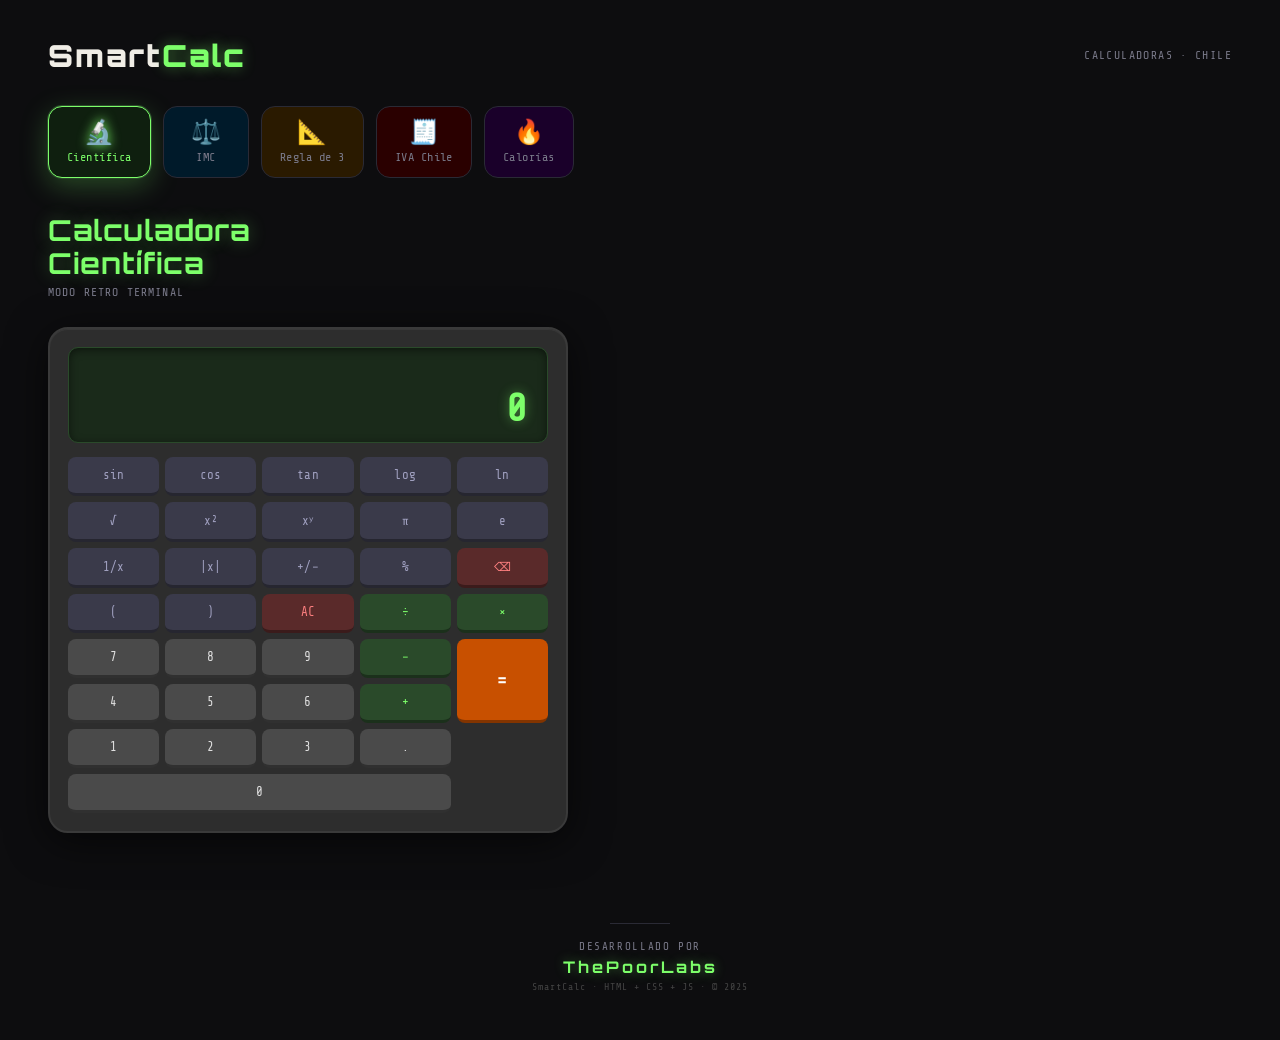
<file: index.html>
<!DOCTYPE html>
<html lang="es">
<head>
<meta charset="UTF-8">
<meta name="viewport" content="width=device-width, initial-scale=1.0">
<title>SmartCalc — Calculadoras</title>
<link href="https://fonts.googleapis.com/css2?family=DM+Mono:wght@300;400;500&family=Orbitron:wght@700;900&family=Share+Tech+Mono&family=DM+Sans:wght@300;400;500&display=swap" rel="stylesheet">
<style>
  :root {
    --bg: #0d0d0f;
    --surface: #16161a;
    --surface2: #1e1e24;
    --border: #2a2a35;
    --accent:  #c8f04a;
    --accent2: #f04a8c;
    --accent3: #4af0c8;
    --accent4: #f0a84a;
    --accent5: #a84af0;
    --text: #f0ede6;
    --muted: #7a7a8a;
    --radius: 16px;
    --retro-green: #7dff6a;
    --retro-screen: #1a2a1a;
  }

  * { margin:0; padding:0; box-sizing:border-box; }

  body {
    background: var(--bg);
    color: var(--text);
    font-family: 'DM Sans', sans-serif;
    min-height: 100vh;
  }

  /* ══ HEADER ══ */
  header {
    padding: 36px 48px 0;
    display: flex;
    align-items: center;
    gap: 16px;
  }
  .logo {
    font-family: 'Orbitron', sans-serif;
    font-size: 1.9rem;
    font-weight: 900;
    letter-spacing: 2px;
    color: var(--text);
  }
  .logo span { color: var(--retro-green); text-shadow: 0 0 14px rgba(125,255,106,.45); }
  .tagline {
    font-family: 'Share Tech Mono', monospace;
    font-size: 0.72rem;
    color: var(--muted);
    margin-left: auto;
    letter-spacing: 0.12em;
    text-transform: uppercase;
  }

  /* ══ NAV — TARJETAS CON ÍCONO ══ */
  nav {
    padding: 32px 48px 0;
    display: flex;
    gap: 12px;
    flex-wrap: wrap;
  }
  .tab {
    display: flex;
    flex-direction: column;
    align-items: center;
    gap: 6px;
    padding: 14px 18px;
    border-radius: 14px;
    border: 1.5px solid transparent;
    background: var(--surface);
    color: var(--muted);
    font-family: 'Share Tech Mono', monospace;
    font-size: 0.75rem;
    cursor: pointer;
    transition: all 0.22s;
    min-width: 86px;
    letter-spacing: 0.04em;
    position: relative;
    overflow: hidden;
  }
  .tab::before {
    content: '';
    position: absolute;
    inset: 0;
    opacity: 0;
    transition: opacity .22s;
    border-radius: inherit;
  }
  .tab:hover { transform: translateY(-3px); color: var(--text); }
  .tab .ico { font-size: 1.5rem; line-height: 1; }
  .tab .lbl { line-height: 1; }

  /* Active states per tab — each with its own color */
  .tab[data-tab="cientifica"] { --tc: var(--retro-green); --tb: #2a4a2a; --tglow: rgba(125,255,106,.25); background: #0f1f0f; }
  .tab[data-tab="imc"]        { --tc: #6ae0ff;            --tb: #004a6a; --tglow: rgba(106,224,255,.25); background: #001a2a; }
  .tab[data-tab="regla3"]     { --tc: #ffca6a;            --tb: #6a4a00; --tglow: rgba(255,202,106,.25); background: #2a1a00; }
  .tab[data-tab="iva"]        { --tc: #ff6a6a;            --tb: #6a0000; --tglow: rgba(255,106,106,.25); background: #2a0000; }
  .tab[data-tab="calorias"]   { --tc: #c06aff;            --tb: #4a006a; --tglow: rgba(192,106,255,.25); background: #1a002a; }

  .tab { border-color: #2a2a35; }
  .tab:hover { border-color: var(--tc); color: var(--tc); box-shadow: 0 6px 24px var(--tglow); }
  .tab.active {
    border-color: var(--tc);
    color: var(--tc);
    box-shadow: 0 0 0 1px var(--tb), 0 8px 28px var(--tglow);
  }
  .tab.active .ico { filter: drop-shadow(0 0 6px var(--tc)); }

  /* ══ MAIN ══ */
  main { padding: 36px 48px 80px; }

  .panel { display:none; animation: fadeIn .3s ease; }
  .panel.active { display:block; }
  @keyframes fadeIn { from{opacity:0;transform:translateY(8px)} to{opacity:1;transform:none} }

  .panel-header { margin-bottom: 28px; }
  .panel-title {
    font-family: 'Orbitron', sans-serif;
    font-size: 1.8rem;
    font-weight: 700;
    letter-spacing: 1px;
    line-height: 1.15;
  }
  .panel-subtitle {
    font-family: 'Share Tech Mono', monospace;
    font-size: 0.72rem;
    color: var(--muted);
    margin-top: 6px;
    letter-spacing: 0.1em;
    text-transform: uppercase;
  }

  /* ══ CARDS ══ */
  .card {
    background: var(--surface);
    border: 1px solid var(--border);
    border-radius: var(--radius);
    padding: 28px;
    margin-bottom: 16px;
  }
  .two-col { display:grid; grid-template-columns:1fr 1fr; gap:16px; }
  @media(max-width:700px){ .two-col{ grid-template-columns:1fr } }

  /* ══ FORM ELEMENTS ══ */
  label {
    display:block;
    font-family:'Share Tech Mono',monospace;
    font-size:0.72rem;
    color:var(--muted);
    letter-spacing:0.1em;
    text-transform:uppercase;
    margin-bottom:8px;
  }
  input,select {
    width:100%;
    background:var(--surface2);
    border:1px solid var(--border);
    border-radius:10px;
    padding:12px 16px;
    color:var(--text);
    font-family:'Share Tech Mono',monospace;
    font-size:1rem;
    outline:none;
    transition:border-color .2s;
  }
  input:focus,select:focus { border-color:var(--accent); }
  select option { background:var(--surface2); }
  .field { margin-bottom:16px; }

  /* ══ ACTION BUTTONS ══ */
  .btn {
    display:inline-block;
    padding:13px 28px;
    border-radius:10px;
    border:none;
    cursor:pointer;
    font-family:'Share Tech Mono',monospace;
    font-size:0.85rem;
    font-weight:500;
    letter-spacing:0.06em;
    transition:all .18s;
  }
  .btn-primary  { background:var(--accent);  color:#0d0d0f; }
  .btn-primary:hover { filter:brightness(1.1); transform:translateY(-1px); }
  .btn-secondary { background:var(--surface2); color:var(--muted); border:1px solid var(--border); }
  .btn-secondary:hover { color:var(--text); border-color:var(--text); }
  .btn-row { display:flex; gap:10px; margin-top:8px; flex-wrap:wrap; }
  .btn-imc    { background:#6ae0ff; color:#001a2a; }
  .btn-regla3 { background:#ffca6a; color:#2a1a00; }
  .btn-iva    { background:#ff6a6a; color:#2a0000; }
  .btn-cal    { background:#c06aff; color:#fff; }

  /* ══ RESULT BOX ══ */
  .result-box {
    background:var(--surface2);
    border:1px solid var(--border);
    border-radius:var(--radius);
    padding:24px 28px;
    margin-top:20px;
    display:none;
  }
  .result-box.show { display:block; animation:fadeIn .25s ease; }
  .result-label {
    font-family:'Share Tech Mono',monospace;
    font-size:0.7rem;
    color:var(--muted);
    letter-spacing:0.12em;
    text-transform:uppercase;
    margin-bottom:4px;
  }
  .result-value {
    font-family:'Orbitron',sans-serif;
    font-size:2.2rem;
    font-weight:700;
    letter-spacing:-1px;
  }
  .result-note { font-size:0.85rem; color:var(--muted); margin-top:6px; }

  /* ══ SCIENTIFIC — RETRO TERMINAL STYLE ══ */
  .sci-wrap {
    max-width: 520px;
    background: #2d2d2d;
    border-radius: 20px;
    padding: 18px;
    border: 2px solid #3a3a3a;
    box-shadow: 0 8px 40px rgba(0,0,0,.6), inset 0 1px 0 rgba(255,255,255,.05);
  }

  /* Screen */
  .sci-screen {
    background: var(--retro-screen);
    border-radius: 10px;
    padding: 16px 18px 12px;
    margin-bottom: 14px;
    border: 1px solid #2a4a2a;
    min-height: 96px;
    display: flex;
    flex-direction: column;
    justify-content: flex-end;
    align-items: flex-end;
    box-shadow: inset 0 2px 8px rgba(0,0,0,.5);
  }
  .sci-expr {
    font-family: 'Share Tech Mono', monospace;
    font-size: 0.82rem;
    color: #4a8a4a;
    min-height: 18px;
    word-break: break-all;
    text-align: right;
    width: 100%;
  }
  .sci-num {
    font-family: 'Share Tech Mono', monospace;
    font-size: 2.4rem;
    font-weight: 700;
    color: var(--retro-green);
    text-shadow: 0 0 12px rgba(125,255,106,.4);
    word-break: break-all;
    text-align: right;
    width: 100%;
    letter-spacing: 2px;
  }

  /* Button grid — 5 cols, = spans right */
  .sci-grid {
    display: grid;
    grid-template-columns: repeat(5, 1fr);
    gap: 6px;
  }
  .sb {
    border: none;
    border-radius: 8px;
    padding: 11px 4px;
    font-family: 'Share Tech Mono', monospace;
    font-size: 0.78rem;
    cursor: pointer;
    transition: filter .12s, transform .1s;
    border-bottom: 3px solid rgba(0,0,0,.35);
    letter-spacing: .02em;
    text-align: center;
  }
  .sb:active { transform:scale(.93); filter:brightness(.85); }

  .sb.fn  { background:#3a3a4a; color:#a0a0c0; }
  .sb.fn:hover  { background:#44445a; }
  .sb.num { background:#4a4a4a; color:#e0e0e0; }
  .sb.num:hover { background:#555; }
  .sb.op  { background:#2a4a2a; color:var(--retro-green); }
  .sb.op:hover  { background:#335a33; }
  .sb.eq  { background:#c85000; color:#fff; font-weight:700; font-size:1.1rem; }
  .sb.eq:hover  { background:#d96010; }
  .sb.del { background:#5a2a2a; color:#ff8080; }
  .sb.del:hover { background:#6a3535; }
  .sb.zero { grid-column: span 2; }

  /* ══ IMC ══ */
  .imc-bar-wrap { margin-top:16px; background:var(--surface2); border-radius:100px; height:12px; position:relative; overflow:visible; }
  .imc-bar { background:linear-gradient(90deg,#4af0c8 0%,#c8f04a 35%,#f0a84a 65%,#f04a8c 100%); border-radius:100px; height:100%; }
  .imc-marker { position:absolute; top:-4px; width:20px; height:20px; background:#fff; border-radius:50%; border:3px solid #0d0d0f; box-shadow:0 0 0 2px var(--accent2); transform:translateX(-50%); transition:left .4s cubic-bezier(.34,1.56,.64,1); }

  /* ══ MACRO GRID ══ */
  .macro-grid { display:grid; grid-template-columns:repeat(3,1fr); gap:12px; margin-top:14px; }
  .macro-card { background:var(--surface); border:1px solid var(--border); border-radius:12px; padding:14px; text-align:center; }
  .macro-val  { font-family:'Orbitron',sans-serif; font-size:1.1rem; color:var(--text); }
  .macro-lbl  { font-size:0.7rem; color:var(--muted); margin-top:4px; font-family:'Share Tech Mono',monospace; text-transform:uppercase; letter-spacing:.08em; }

  /* ══ IVA ══ */
  .iva-row { display:flex; justify-content:space-between; padding:10px 0; border-bottom:1px solid var(--border); font-family:'Share Tech Mono',monospace; font-size:.88rem; }
  .iva-row:last-child { border-bottom:none; }
  .iva-row .lbl { color:var(--muted); }

  /* ══ RADIO ══ */
  .radio-group { display:flex; gap:10px; flex-wrap:wrap; }
  .radio-btn { padding:9px 18px; border-radius:100px; border:1px solid var(--border); background:transparent; color:var(--muted); font-family:'Share Tech Mono',monospace; font-size:.78rem; cursor:pointer; transition:all .18s; }
  .radio-btn.sel { border-color:var(--accent5); color:var(--accent5); background:rgba(168,74,240,.1); }

  /* ══ FOOTER ══ */
  footer {
    text-align: center;
    padding: 0 0 48px;
  }
  .footer-brand {
    display: inline-flex;
    flex-direction: column;
    align-items: center;
    gap: 4px;
  }
  .footer-dev {
    font-family: 'Share Tech Mono', monospace;
    font-size: 0.68rem;
    color: var(--muted);
    letter-spacing: 0.15em;
    text-transform: uppercase;
  }
  .footer-name {
    font-family: 'Orbitron', sans-serif;
    font-size: 1rem;
    font-weight: 700;
    letter-spacing: 3px;
    color: var(--retro-green);
    text-shadow: 0 0 12px rgba(125,255,106,.4);
  }
  .footer-name span { color: #6ae0ff; text-shadow: 0 0 12px rgba(106,224,255,.4); }
  .footer-line {
    width: 60px;
    height: 1px;
    background: var(--border);
    margin: 10px auto 10px;
  }
  .footer-copy {
    font-family: 'Share Tech Mono', monospace;
    font-size: 0.62rem;
    color: #444;
    letter-spacing: 0.1em;
  }
</style>
</head>
<body>

<header>
  <div class="logo">Smart<span>Calc</span></div>
  <div class="tagline">Calculadoras · Chile</div>
</header>

<nav>
  <button class="tab active" data-tab="cientifica">
    <span class="ico">🔬</span>
    <span class="lbl">Científica</span>
  </button>
  <button class="tab" data-tab="imc">
    <span class="ico">⚖️</span>
    <span class="lbl">IMC</span>
  </button>
  <button class="tab" data-tab="regla3">
    <span class="ico">📐</span>
    <span class="lbl">Regla de 3</span>
  </button>
  <button class="tab" data-tab="iva">
    <span class="ico">🧾</span>
    <span class="lbl">IVA Chile</span>
  </button>
  <button class="tab" data-tab="calorias">
    <span class="ico">🔥</span>
    <span class="lbl">Calorías</span>
  </button>
</nav>

<main>

  <!-- ══════════════════════════════════════ -->
  <!-- 1. CIENTÍFICA — RETRO TERMINAL        -->
  <!-- ══════════════════════════════════════ -->
  <div class="panel active" id="panel-cientifica">
    <div class="panel-header">
      <div class="panel-title" style="color:var(--retro-green);text-shadow:0 0 18px rgba(125,255,106,.3)">Calculadora<br>Científica</div>
      <div class="panel-subtitle">Modo retro terminal</div>
    </div>
    <div class="sci-wrap">
      <div class="sci-screen">
        <div class="sci-expr" id="sci-expr"></div>
        <div class="sci-num"  id="sci-num">0</div>
      </div>
      <div class="sci-grid">
        <!-- Fila 1: funciones científicas -->
        <button class="sb fn" onclick="sciFn('sin(')">sin</button>
        <button class="sb fn" onclick="sciFn('cos(')">cos</button>
        <button class="sb fn" onclick="sciFn('tan(')">tan</button>
        <button class="sb fn" onclick="sciFn('log(')">log</button>
        <button class="sb fn" onclick="sciFn('ln(')">ln</button>
        <!-- Fila 2 -->
        <button class="sb fn" onclick="sciFn('sqrt(')">√</button>
        <button class="sb fn" onclick="sciFn('**2')">x²</button>
        <button class="sb fn" onclick="sciFn('**')">xʸ</button>
        <button class="sb fn" onclick="sciFn('Math.PI')">π</button>
        <button class="sb fn" onclick="sciFn('Math.E')">e</button>
        <!-- Fila 3 -->
        <button class="sb fn" onclick="sciFn('1/')">1/x</button>
        <button class="sb fn" onclick="sciFn('abs(')">|x|</button>
        <button class="sb fn" onclick="sciToggleSign()">+/−</button>
        <button class="sb fn" onclick="sciFn('%')">%</button>
        <button class="sb del" onclick="sciDel()">⌫</button>
        <!-- Fila 4 -->
        <button class="sb fn" onclick="sciFn('(')">(</button>
        <button class="sb fn" onclick="sciFn(')')">)</button>
        <button class="sb del" onclick="sciClear()">AC</button>
        <button class="sb op" onclick="sciFn('/')">÷</button>
        <button class="sb op" onclick="sciFn('*')">×</button>
        <!-- Fila 5: 7 8 9 − + | = (derecha, 2 rows) -->
        <button class="sb num" onclick="sciFn('7')">7</button>
        <button class="sb num" onclick="sciFn('8')">8</button>
        <button class="sb num" onclick="sciFn('9')">9</button>
        <button class="sb op"  onclick="sciFn('-')">−</button>
        <button class="sb eq"  onclick="sciEqual()" style="grid-row:span 2">=</button>
        <!-- Fila 6: 4 5 6 + -->
        <button class="sb num" onclick="sciFn('4')">4</button>
        <button class="sb num" onclick="sciFn('5')">5</button>
        <button class="sb num" onclick="sciFn('6')">6</button>
        <button class="sb op"  onclick="sciFn('+')">+</button>
        <!-- Fila 7: 1 2 3 -->
        <button class="sb num" onclick="sciFn('1')">1</button>
        <button class="sb num" onclick="sciFn('2')">2</button>
        <button class="sb num" onclick="sciFn('3')">3</button>
        <button class="sb num" onclick="sciFn('.')">.</button>
        <!-- Fila 8: 0 (span 2) + . -->
        <button class="sb num zero" onclick="sciFn('0')" style="grid-column:span 4">0</button>
      </div>
    </div>
  </div>

  <!-- ══════════════════════════════════════ -->
  <!-- 2. IMC                                -->
  <!-- ══════════════════════════════════════ -->
  <div class="panel" id="panel-imc">
    <div class="panel-header">
      <div class="panel-title" style="color:#6ae0ff">Índice de Masa<br>Corporal</div>
      <div class="panel-subtitle">Peso / Talla²</div>
    </div>
    <div class="two-col" style="max-width:700px">
      <div class="card">
        <div class="field"><label>Peso (kg)</label><input type="number" id="imc-peso" placeholder="ej. 70" min="1"></div>
        <div class="field"><label>Altura (cm)</label><input type="number" id="imc-altura" placeholder="ej. 170" min="1"></div>
        <div class="field"><label>Edad</label><input type="number" id="imc-edad" placeholder="ej. 30" min="1"></div>
        <div class="field"><label>Sexo</label><select id="imc-sexo"><option value="m">Masculino</option><option value="f">Femenino</option></select></div>
        <div class="btn-row">
          <button class="btn btn-imc" onclick="calcIMC()">Calcular IMC</button>
          <button class="btn btn-secondary" onclick="clearIMC()">Limpiar</button>
        </div>
      </div>
      <div>
        <div class="result-box" id="imc-result">
          <div class="result-label">Tu IMC</div>
          <div class="result-value" id="imc-val" style="color:#6ae0ff">—</div>
          <div class="result-note" id="imc-cat">—</div>
          <div class="imc-bar-wrap" style="margin-top:20px">
            <div class="imc-bar"></div>
            <div class="imc-marker" id="imc-marker" style="left:0%"></div>
          </div>
          <div style="display:flex;justify-content:space-between;margin-top:6px;font-family:'Share Tech Mono',monospace;font-size:.65rem;color:var(--muted)">
            <span>16</span><span>18.5</span><span>25</span><span>30</span><span>40</span>
          </div>
        </div>
        <div class="card">
          <div class="result-label" style="margin-bottom:12px">Clasificación OMS</div>
          <div style="font-family:'Share Tech Mono',monospace;font-size:.76rem;color:var(--muted);line-height:2">
            <span style="color:var(--accent3)">●</span> &lt;18.5 — Bajo peso<br>
            <span style="color:var(--accent)">●</span> 18.5–24.9 — Normal<br>
            <span style="color:var(--accent4)">●</span> 25–29.9 — Sobrepeso<br>
            <span style="color:var(--accent2)">●</span> ≥30 — Obesidad
          </div>
        </div>
      </div>
    </div>
  </div>

  <!-- ══════════════════════════════════════ -->
  <!-- 3. REGLA DE 3                         -->
  <!-- ══════════════════════════════════════ -->
  <div class="panel" id="panel-regla3">
    <div class="panel-header">
      <div class="panel-title" style="color:#ffca6a">Regla de Tres</div>
      <div class="panel-subtitle">Proporciones directas e inversas</div>
    </div>
    <div style="max-width:560px">
      <div class="card">
        <div class="field"><label>Tipo de proporción</label>
          <select id="r3-tipo">
            <option value="directa">Directa (más → más)</option>
            <option value="inversa">Inversa (más → menos)</option>
          </select>
        </div>
        <div style="display:grid;grid-template-columns:1fr auto 1fr;align-items:center;gap:12px;margin-bottom:16px">
          <div><label>A</label><input type="number" id="r3-a" placeholder="ej. 5"></div>
          <div style="text-align:center;font-size:1.4rem;color:var(--muted);margin-top:20px">→</div>
          <div><label>B</label><input type="number" id="r3-b" placeholder="ej. 10"></div>
        </div>
        <div style="display:grid;grid-template-columns:1fr auto 1fr;align-items:center;gap:12px;margin-bottom:16px">
          <div><label>C</label><input type="number" id="r3-c" placeholder="ej. 3"></div>
          <div style="text-align:center;font-size:1.4rem;color:#ffca6a;margin-top:20px">→</div>
          <div><label>X (incógnita)</label><input type="text" id="r3-x" placeholder="?" readonly style="color:#ffca6a"></div>
        </div>
        <div class="btn-row">
          <button class="btn btn-regla3" onclick="calcRegla3()">Calcular X</button>
          <button class="btn btn-secondary" onclick="clearR3()">Limpiar</button>
        </div>
        <div class="result-box" id="r3-result">
          <div class="result-label">Resultado</div>
          <div class="result-value" id="r3-val" style="color:#ffca6a">—</div>
          <div class="result-note" id="r3-formula">—</div>
        </div>
      </div>
    </div>
  </div>

  <!-- ══════════════════════════════════════ -->
  <!-- 4. IVA CHILE                          -->
  <!-- ══════════════════════════════════════ -->
  <div class="panel" id="panel-iva">
    <div class="panel-header">
      <div class="panel-title" style="color:#ff6a6a">Calculadora<br>de IVA Chile</div>
      <div class="panel-subtitle">IVA 19% · SII Chile</div>
    </div>
    <div style="max-width:560px">
      <div class="card">
        <div class="field"><label>Tipo de cálculo</label>
          <select id="iva-tipo">
            <option value="agregar">Agregar IVA (precio neto → con IVA)</option>
            <option value="descontar">Descontar IVA (precio con IVA → neto)</option>
          </select>
        </div>
        <div class="field"><label>Monto ($)</label><input type="number" id="iva-monto" placeholder="ej. 100000" min="0"></div>
        <div class="field"><label>Tasa IVA (%)</label><input type="number" id="iva-tasa" value="19" min="0" max="100"></div>
        <div class="btn-row">
          <button class="btn btn-iva" onclick="calcIVA()">Calcular</button>
          <button class="btn btn-secondary" onclick="clearIVA()">Limpiar</button>
        </div>
        <div class="result-box" id="iva-result">
          <div class="iva-row"><span class="lbl">Precio neto</span><span class="val" id="iva-neto">—</span></div>
          <div class="iva-row"><span class="lbl">IVA (19%)</span><span class="val" id="iva-iva">—</span></div>
          <div class="iva-row" style="margin-top:4px">
            <span style="color:var(--text);font-family:'Share Tech Mono',monospace;font-size:.9rem">Total</span>
            <span class="result-value" id="iva-total" style="font-size:1.6rem;color:#ff6a6a">—</span>
          </div>
        </div>
      </div>
    </div>
  </div>

  <!-- ══════════════════════════════════════ -->
  <!-- 5. CALORÍAS                           -->
  <!-- ══════════════════════════════════════ -->
  <div class="panel" id="panel-calorias">
    <div class="panel-header">
      <div class="panel-title" style="color:#c06aff">Calculadora<br>de Calorías</div>
      <div class="panel-subtitle">TMB · Mifflin-St Jeor</div>
    </div>
    <div class="two-col" style="max-width:800px">
      <div class="card">
        <div class="field">
          <label>Sexo</label>
          <div class="radio-group">
            <button class="radio-btn sel" id="cal-m" onclick="selSexo('m')">Masculino</button>
            <button class="radio-btn" id="cal-f" onclick="selSexo('f')">Femenino</button>
          </div>
        </div>
        <div class="field"><label>Edad (años)</label><input type="number" id="cal-edad" placeholder="ej. 30" min="1"></div>
        <div class="field"><label>Peso (kg)</label><input type="number" id="cal-peso" placeholder="ej. 70" min="1"></div>
        <div class="field"><label>Altura (cm)</label><input type="number" id="cal-altura" placeholder="ej. 170" min="1"></div>
        <div class="field"><label>Nivel de actividad</label>
          <select id="cal-actividad">
            <option value="1.2">Sedentario (sin ejercicio)</option>
            <option value="1.375">Ligero (1–3 días/sem)</option>
            <option value="1.55" selected>Moderado (3–5 días/sem)</option>
            <option value="1.725">Activo (6–7 días/sem)</option>
            <option value="1.9">Muy activo (trabajo físico)</option>
          </select>
        </div>
        <div class="field"><label>Objetivo</label>
          <select id="cal-objetivo">
            <option value="perder">Perder peso (déficit 500 kcal)</option>
            <option value="mantener" selected>Mantener peso</option>
            <option value="ganar">Ganar músculo (superávit 300 kcal)</option>
          </select>
        </div>
        <div class="btn-row">
          <button class="btn btn-cal" onclick="calcCalorias()">Calcular</button>
          <button class="btn btn-secondary" onclick="clearCal()">Limpiar</button>
        </div>
      </div>
      <div>
        <div class="result-box" id="cal-result">
          <div class="result-label">Calorías diarias recomendadas</div>
          <div class="result-value" id="cal-val" style="color:#c06aff">—</div>
          <div class="result-note" id="cal-note">—</div>
          <div class="macro-grid">
            <div class="macro-card"><div class="macro-val" id="cal-carb" style="color:var(--accent4)">—</div><div class="macro-lbl">Carbos (g)</div></div>
            <div class="macro-card"><div class="macro-val" id="cal-prot" style="color:var(--accent3)">—</div><div class="macro-lbl">Proteína (g)</div></div>
            <div class="macro-card"><div class="macro-val" id="cal-gras" style="color:var(--accent2)">—</div><div class="macro-lbl">Grasas (g)</div></div>
          </div>
        </div>
        <div class="card">
          <div class="result-label" style="margin-bottom:10px">Distribución macros</div>
          <div style="font-family:'Share Tech Mono',monospace;font-size:.76rem;color:var(--muted);line-height:2">
            <span style="color:var(--accent4)">●</span> Carbohidratos 50%<br>
            <span style="color:var(--accent3)">●</span> Proteínas 25%<br>
            <span style="color:var(--accent2)">●</span> Grasas 25%
          </div>
        </div>
      </div>
    </div>
  </div>

</main>

<!-- ══ FOOTER ThePoorLabs ══ -->
<footer>
  <div class="footer-line"></div>
  <div class="footer-brand">
    <div class="footer-dev">Desarrollado por</div>
    <div class="footer-name">ThePoorLabs</div>
    <div class="footer-copy">SmartCalc · HTML + CSS + JS · © 2025</div>
  </div>
</footer>

<script>
/* ── TABS ── */
document.querySelectorAll('.tab').forEach(btn => {
  btn.addEventListener('click', () => {
    document.querySelectorAll('.tab').forEach(b => b.classList.remove('active'));
    document.querySelectorAll('.panel').forEach(p => p.classList.remove('active'));
    btn.classList.add('active');
    document.getElementById('panel-' + btn.dataset.tab).classList.add('active');
  });
});

/* ── HELPERS ── */
const fmt    = n => new Intl.NumberFormat('es-CL').format(Math.round(n));
const fmtCLP = n => '$ ' + fmt(n);

/* ══ CIENTÍFICA ══ */
let sciExpr = '', sciDisplay = '0', sciJustEvaled = false;

function updateSciDisplay(){
  document.getElementById('sci-num').textContent  = sciDisplay;
  document.getElementById('sci-expr').textContent = sciExpr;
}
function sciFn(v){
  if(sciJustEvaled){
    if(['sin(','cos(','tan(','log(','ln(','sqrt(','abs(','1/'].includes(v)){
      sciExpr = v; sciDisplay = v;
    } else if(['+','-','*','/','**','%'].includes(v)){
      sciExpr = sciDisplay + v;
    } else { sciExpr = v; sciDisplay = v; }
    sciJustEvaled = false;
  } else { sciExpr += v; sciDisplay = sciExpr; }
  updateSciDisplay();
}
function sciDel(){ if(sciJustEvaled){sciClear();return;} sciExpr=sciExpr.slice(0,-1); sciDisplay=sciExpr||'0'; updateSciDisplay(); }
function sciClear(){ sciExpr=''; sciDisplay='0'; sciJustEvaled=false; updateSciDisplay(); }
function sciToggleSign(){ sciExpr=sciExpr.startsWith('-')?sciExpr.slice(1):'-'+sciExpr; sciDisplay=sciExpr; updateSciDisplay(); }
function sciEqual(){
  try {
    let expr = sciExpr
      .replace(/sin\(/g,'Math.sin(').replace(/cos\(/g,'Math.cos(').replace(/tan\(/g,'Math.tan(')
      .replace(/log\(/g,'Math.log10(').replace(/ln\(/g,'Math.log(')
      .replace(/sqrt\(/g,'Math.sqrt(').replace(/abs\(/g,'Math.abs(');
    expr = expr.replace(/Math\.(sin|cos|tan)\(([^)]+)\)/g,(_,fn,arg)=>`Math.${fn}((${arg})*Math.PI/180)`);
    let result = Function('"use strict";return('+expr+')')();
    if(!isFinite(result)) throw new Error();
    sciExpr = sciDisplay + ' =';
    sciDisplay = parseFloat(result.toFixed(10)).toString();
    sciJustEvaled = true;
    updateSciDisplay();
  } catch(e){ sciDisplay='ERROR'; updateSciDisplay(); sciExpr=''; sciJustEvaled=true; }
}

/* ══ IMC ══ */
function calcIMC(){
  const p=parseFloat(document.getElementById('imc-peso').value);
  const h=parseFloat(document.getElementById('imc-altura').value)/100;
  if(!p||!h){alert('Ingresa peso y altura válidos.');return;}
  const imc=p/(h*h);
  let cat='',color='';
  if(imc<16){cat='⚠ Desnutrición severa';color='#4af0c8';}
  else if(imc<18.5){cat='↓ Bajo peso';color='#4af0c8';}
  else if(imc<25){cat='✓ Peso normal';color='var(--accent)';}
  else if(imc<30){cat='↑ Sobrepeso';color='var(--accent4)';}
  else if(imc<35){cat='▲ Obesidad grado I';color='var(--accent2)';}
  else if(imc<40){cat='▲▲ Obesidad grado II';color='var(--accent2)';}
  else{cat='▲▲▲ Obesidad mórbida';color='var(--accent2)';}
  document.getElementById('imc-val').textContent=imc.toFixed(1);
  document.getElementById('imc-val').style.color=color;
  document.getElementById('imc-cat').textContent=cat;
  const pct=Math.min(100,Math.max(0,((imc-16)/(40-16))*100));
  document.getElementById('imc-marker').style.left=pct+'%';
  document.getElementById('imc-result').classList.add('show');
}
function clearIMC(){ ['imc-peso','imc-altura','imc-edad'].forEach(id=>document.getElementById(id).value=''); document.getElementById('imc-result').classList.remove('show'); }

/* ══ REGLA DE 3 ══ */
function calcRegla3(){
  const a=parseFloat(document.getElementById('r3-a').value);
  const b=parseFloat(document.getElementById('r3-b').value);
  const c=parseFloat(document.getElementById('r3-c').value);
  const tipo=document.getElementById('r3-tipo').value;
  if(!a||!b||!c){alert('Completa los valores A, B y C.');return;}
  let x,formula;
  if(tipo==='directa'){x=(b*c)/a;formula=`Si ${a} → ${b}, entonces ${c} → X = (${b} × ${c}) ÷ ${a}`;}
  else{x=(a*b)/c;formula=`Inversa: Si ${a} → ${b}, entonces ${c} → X = (${a} × ${b}) ÷ ${c}`;}
  document.getElementById('r3-x').value=parseFloat(x.toFixed(6));
  document.getElementById('r3-val').textContent=parseFloat(x.toFixed(6));
  document.getElementById('r3-formula').textContent=formula;
  document.getElementById('r3-result').classList.add('show');
}
function clearR3(){ ['r3-a','r3-b','r3-c','r3-x'].forEach(id=>document.getElementById(id).value=''); document.getElementById('r3-result').classList.remove('show'); }

/* ══ IVA ══ */
function calcIVA(){
  const monto=parseFloat(document.getElementById('iva-monto').value);
  const tasa=parseFloat(document.getElementById('iva-tasa').value)/100;
  const tipo=document.getElementById('iva-tipo').value;
  if(!monto||isNaN(monto)){alert('Ingresa un monto válido.');return;}
  let neto,iva,total;
  if(tipo==='agregar'){neto=monto;iva=neto*tasa;total=neto+iva;}
  else{total=monto;neto=total/(1+tasa);iva=total-neto;}
  const pct=(tasa*100).toFixed(0);
  document.getElementById('iva-neto').textContent=fmtCLP(neto);
  document.getElementById('iva-iva').textContent=fmtCLP(iva);
  document.querySelector('#iva-result .iva-row:nth-child(2) .lbl').textContent=`IVA (${pct}%)`;
  document.getElementById('iva-total').textContent=fmtCLP(total);
  document.getElementById('iva-result').classList.add('show');
}
function clearIVA(){ document.getElementById('iva-monto').value=''; document.getElementById('iva-result').classList.remove('show'); }

/* ══ CALORÍAS ══ */
let calSexo='m';
function selSexo(s){ calSexo=s; document.getElementById('cal-m').classList.toggle('sel',s==='m'); document.getElementById('cal-f').classList.toggle('sel',s==='f'); }
function calcCalorias(){
  const edad=parseFloat(document.getElementById('cal-edad').value);
  const peso=parseFloat(document.getElementById('cal-peso').value);
  const altura=parseFloat(document.getElementById('cal-altura').value);
  const act=parseFloat(document.getElementById('cal-actividad').value);
  const obj=document.getElementById('cal-objetivo').value;
  if(!edad||!peso||!altura){alert('Completa todos los campos.');return;}
  let tmb=calSexo==='m'?10*peso+6.25*altura-5*edad+5:10*peso+6.25*altura-5*edad-161;
  let tdee=tmb*act;
  if(obj==='perder')tdee-=500;
  if(obj==='ganar')tdee+=300;
  const carb=Math.round(tdee*.50/4),prot=Math.round(tdee*.25/4),gras=Math.round(tdee*.25/9);
  const notes={perder:'Déficit de 500 kcal · bajar ~0.5 kg/sem',mantener:'Ingesta de mantenimiento',ganar:'Superávit de 300 kcal · ganancia muscular'};
  document.getElementById('cal-val').textContent=Math.round(tdee)+' kcal';
  document.getElementById('cal-note').textContent=notes[obj];
  document.getElementById('cal-carb').textContent=carb+'g';
  document.getElementById('cal-prot').textContent=prot+'g';
  document.getElementById('cal-gras').textContent=gras+'g';
  document.getElementById('cal-result').classList.add('show');
}
function clearCal(){ ['cal-edad','cal-peso','cal-altura'].forEach(id=>document.getElementById(id).value=''); document.getElementById('cal-result').classList.remove('show'); }
</script>
</body>
</html>
</file>
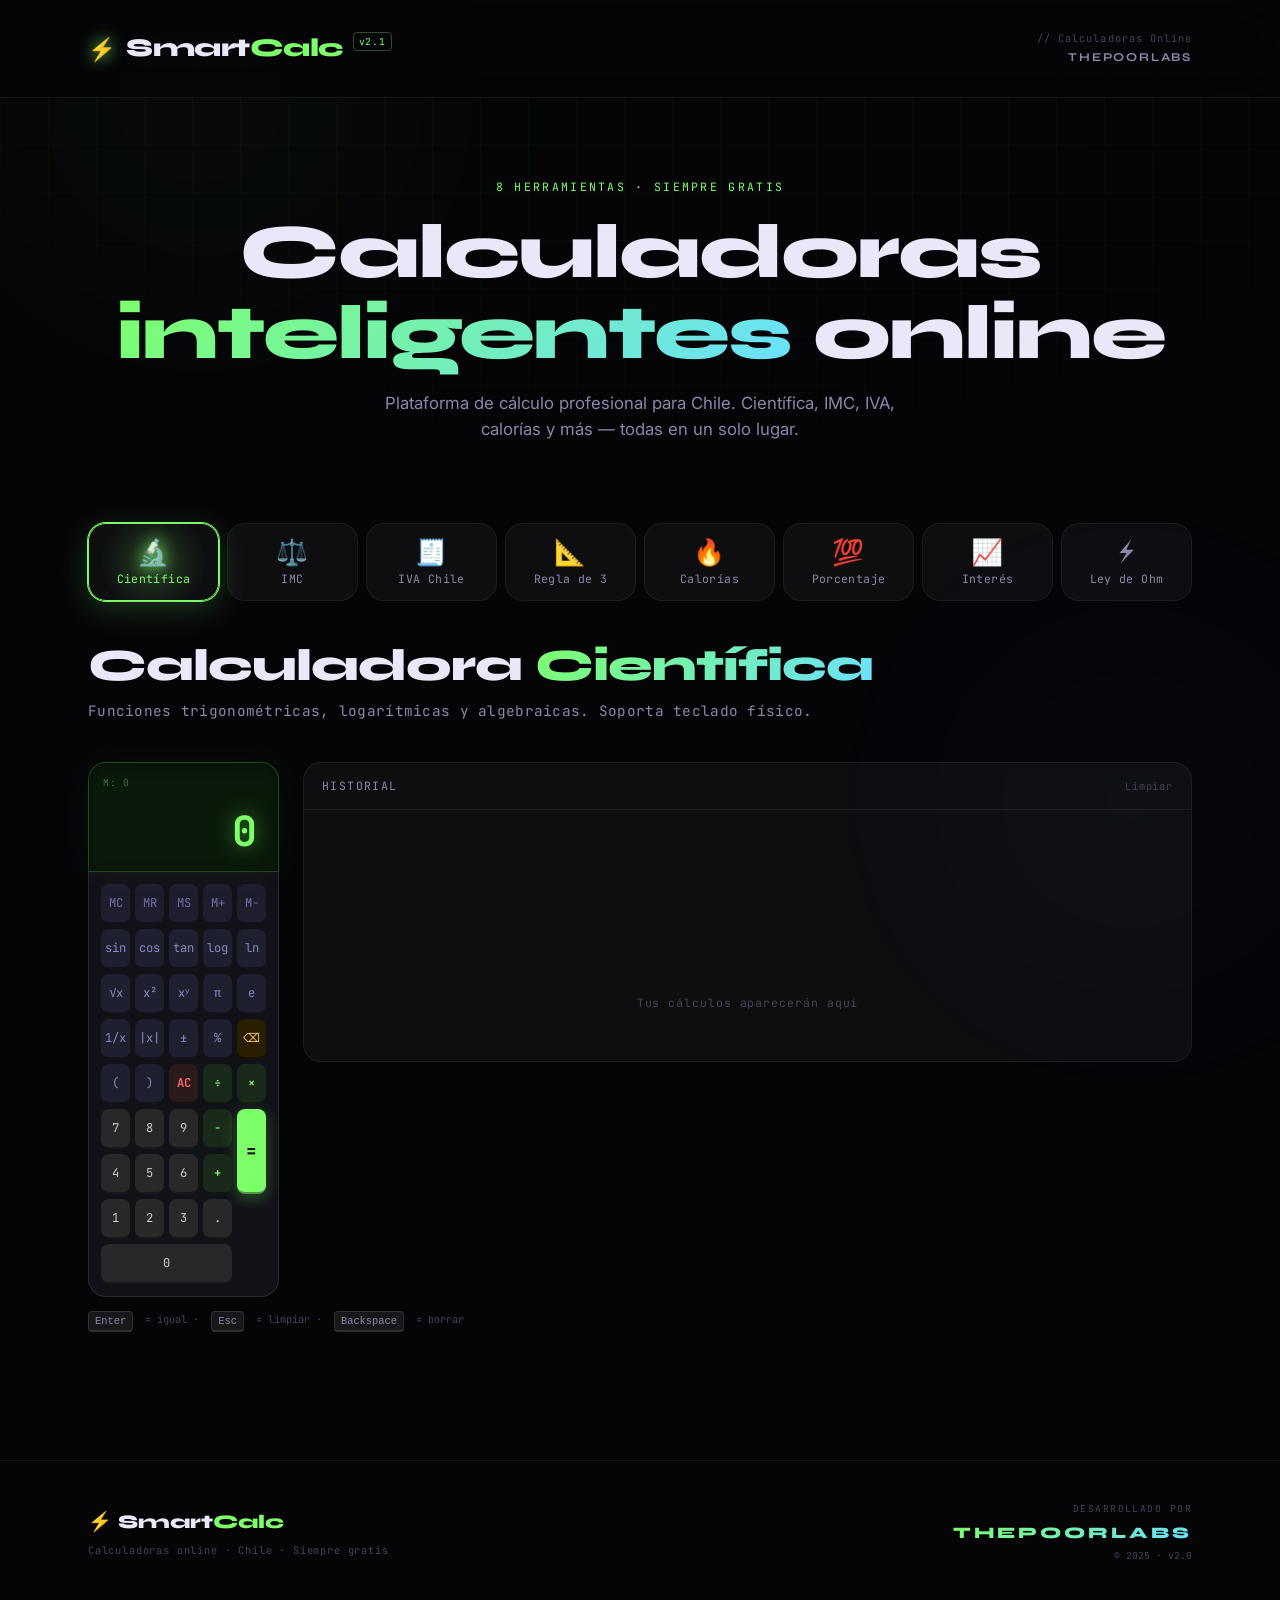
<file: smartcalc/index.html>
<!DOCTYPE html>
<html lang="es-CL" dir="ltr">
<head>
  <!-- ═══════════════════════════════════════════════
       SmartCalc v2.1 · ThePoorLabs
       Arquitectura: HTML5 + CSS3 + JS Modular
       Compatible con migración futura a React + FastAPI
  ═══════════════════════════════════════════════ -->


 <!-- Google tag (gtag.js) -->
 <script async src="https://www.googletagmanager.com/gtag/js?id=G-Z038Z4WHT0"></script>
 <script>
  window.dataLayer = window.dataLayer || [];
  function gtag(){dataLayer.push(arguments);}
  gtag('js', new Date());

  gtag('config', 'G-Z038Z4WHT0');
 </script>
 

  <meta charset="UTF-8">
  <meta name="viewport" content="width=device-width, initial-scale=1.0, viewport-fit=cover">
  <meta http-equiv="X-UA-Compatible" content="IE=edge">

  <!-- ── SEO PRIMARIO ── -->
  <title>Calculadoras Online Gratis | SmartCalc</title>
  <meta name="description" content="SmartCalc ofrece calculadoras online gratuitas: científica avanzada, IMC, IVA Chile 19%, regla de tres, calorías, porcentaje, interés compuesto y Ley de Ohm. Rápidas, precisas y fáciles de usar.">
  <meta name="author" content="ThePoorLabs">
  <meta name="robots" content="index, follow, max-snippet:-1, max-image-preview:large">
  <meta name="theme-color" content="#050508">
  <meta name="mobile-web-app-capable" content="yes">
  <meta name="apple-mobile-web-app-capable" content="yes">
  <meta name="color-scheme" content="dark">
  <meta name="referrer" content="strict-origin-when-cross-origin">
  <meta name="application-name" content="SmartCalc Prime">
  <link rel="canonical" href="https://smartcalcprime.com/">

  <!-- ── OPEN GRAPH ── -->
  <meta property="og:type" content="website">
  <meta property="og:site_name" content="SmartCalc Prime">
  <meta property="og:title" content="SmartCalc Prime — Calculadoras Online Gratis | Científica, IMC, IVA Chile">
  <meta property="og:description" content="8 calculadoras online gratuitas: científica, IMC, IVA Chile 19%, calorías, porcentaje, interés compuesto y más. Sin publicidad, rápido y preciso.">
  <meta property="og:url" content="https://smartcalcprime.com/">
  <meta property="og:image" content="https://smartcalcprime.com/og-image.png">
  <meta property="og:image:alt" content="SmartCalc — Calculadoras Online Gratis">
  <meta property="og:image:width" content="1200">
  <meta property="og:image:height" content="630">
  <meta property="og:locale" content="es_CL">
  <meta property="og:locale:alternate" content="es_ES">
  <meta property="og:locale:alternate" content="en_US">

  <!-- ── TWITTER CARDS ── -->
  <meta name="twitter:card" content="summary_large_image">
  <meta name="twitter:image" content="https://smartcalcprime.com/og-image.png">
  <meta name="twitter:title" content="SmartCalc Prime — Calculadoras Online Gratis">
  <meta name="twitter:description" content="8 calculadoras online: científica, IMC, IVA Chile, calorías y más. Sin anuncios.">
  <meta name="twitter:image:alt" content="SmartCalc — Calculadoras Online Gratis">

   <!-- ── SCHEMA.ORG STRUCTURED DATA ── -->
   <script type="application/ld+json">
{
  "@context": "https://schema.org",
  "@graph": [
    {
      "@type": "WebSite",
      "@id": "https://smartcalcprime.com/#website",
      "url": "https://smartcalcprime.com/",
      "name": "SmartCalc Prime",
      "description": "Plataforma de calculadoras online gratuitas",
      "publisher": {
        "@id": "https://smartcalcprime.com/#organization"
      },
      "potentialAction": {
        "@type": "SearchAction",
        "target": "https://smartcalcprime.com/?q={search_term_string}",
        "query-input": "required name=search_term_string"
      }
    },
    {
      "@type": "Organization",
      "@id": "https://smartcalcprime.com/#organization",
      "name": "ThePoorLabs",
      "brand": {
        "@type": "Brand",
        "name": "SmartCalc Prime"
      },
      "url": "https://smartcalcprime.com/",
      "logo": {
        "@type": "ImageObject",
        "url": "https://smartcalcprime.com/logo.png"
      }
    },
    {
      "@type": "WebApplication",
      "@id": "https://smartcalcprime.com/#application",
      "name": "SmartCalc Prime",
      "url": "https://smartcalcprime.com/",
      "applicationCategory": "EducationalApplication",
      "operatingSystem": "Any",
      "browserRequirements": "Requires JavaScript",
      "offers": {
        "@type": "Offer",
        "price": "0",
        "priceCurrency": "CLP"
      },
      "featureList": [
        "Calculadora Científica Avanzada",
        "Calculadora IMC",
        "Calculadora IVA Chile 19%",
        "Calculadora Regla de Tres",
        "Calculadora de Calorías",
        "Calculadora de Porcentaje",
        "Calculadora de Interés Compuesto",
        "Calculadora Ley de Ohm"
      ]
    }
  ]
}
</script>

  <!-- ── PERFORMANCE ── -->
  <link rel="preconnect" href="https://fonts.googleapis.com">
  <link rel="preconnect" href="https://fonts.gstatic.com" crossorigin>
  <link rel="preload" href="styles.css" as="style">
  <link rel="preload" href="app.js" as="script">
  <link rel="manifest" href="/manifest.webmanifest">
  <link rel="apple-touch-icon" href="/apple-touch-icon.png">


  <!-- ── FUENTES ── -->
  <link href="https://fonts.googleapis.com/css2?family=Syne:wght@400;700;800&family=JetBrains+Mono:wght@300;400;500;700&family=Inter:wght@300;400;500&display=swap" rel="stylesheet">

  <!-- ── FAVICON ── -->
  <link rel="icon" type="image/svg+xml" href="data:image/svg+xml,<svg xmlns='http://www.w3.org/2000/svg' viewBox='0 0 100 100'><rect width='100' height='100' rx='20' fill='%23050508'/><text y='.9em' font-size='80' x='10'>⚡</text></svg>">
  <link rel="icon" type="image/png" sizes="32x32" href="/favicon-32.png">
  <link rel="icon" type="image/png" sizes="16x16" href="/favicon-16.png">
  <link rel="shortcut icon" href="/favicon.ico">

  <!-- ── ESTILOS ── -->
  <link rel="stylesheet" href="styles.css">
</head>

<body>

  <!-- ── FONDO ANIMADO ── -->
  <div class="bg-grid" aria-hidden="true"></div>
  <div class="bg-glow bg-glow--1" aria-hidden="true"></div>
  <div class="bg-glow bg-glow--2" aria-hidden="true"></div>

  <!-- ═══════════════════════════════════════
       HEADER
  ═══════════════════════════════════════ -->
  <header class="site-header" role="banner">
    <div class="container header-inner">

      <a href="/" class="logo" aria-label="SmartCalc Prime — Inicio">
        <span class="logo-icon" aria-hidden="true">⚡</span>
        <span class="logo-text">Smart<em>Calc</em></span>
        <span class="logo-badge">v2.1</span>
      </a>

      <div class="header-meta">
        <span class="header-tag" aria-hidden="true">// Calculadoras Online</span>
        <span class="header-brand">ThePoorLabs</span>
      </div>

    </div>
  </header>

  <!-- ═══════════════════════════════════════
       HERO
  ═══════════════════════════════════════ -->
  <section class="hero" aria-labelledby="hero-title">
    <div class="container">
      <p class="hero-eyebrow">8 Herramientas · Siempre gratis</p>
      <h1 class="hero-title" id="hero-title">
        Calculadoras<br>
        <span class="hero-accent">inteligentes</span> online
      </h1>
      <p class="hero-desc">Plataforma de cálculo profesional para Chile. Científica, IMC, IVA, calorías y más — todas en un solo lugar.</p>
    </div>
  </section>

  <!-- ═══════════════════════════════════════
       NAVEGACIÓN — TARJETAS ICON
  ═══════════════════════════════════════ -->
  <nav class="calc-nav" role="navigation" aria-label="Selección de calculadora">
    <div class="container">
      <div class="nav-grid" role="tablist" aria-label="Calculadoras disponibles">

        <button class="nav-card active" role="tab" aria-selected="true"
          aria-controls="panel-cientifica" id="tab-cientifica" data-tab="cientifica">
          <span class="nav-card__icon" aria-hidden="true">🔬</span>
          <span class="nav-card__label">Científica</span>
          <span class="nav-card__glow" aria-hidden="true"></span>
        </button>

        <button class="nav-card" role="tab" aria-selected="false"
          aria-controls="panel-imc" id="tab-imc" data-tab="imc">
          <span class="nav-card__icon" aria-hidden="true">⚖️</span>
          <span class="nav-card__label">IMC</span>
          <span class="nav-card__glow" aria-hidden="true"></span>
        </button>

        <button class="nav-card" role="tab" aria-selected="false"
          aria-controls="panel-iva" id="tab-iva" data-tab="iva">
          <span class="nav-card__icon" aria-hidden="true">🧾</span>
          <span class="nav-card__label">IVA Chile</span>
          <span class="nav-card__glow" aria-hidden="true"></span>
        </button>

        <button class="nav-card" role="tab" aria-selected="false"
          aria-controls="panel-regla3" id="tab-regla3" data-tab="regla3">
          <span class="nav-card__icon" aria-hidden="true">📐</span>
          <span class="nav-card__label">Regla de 3</span>
          <span class="nav-card__glow" aria-hidden="true"></span>
        </button>

        <button class="nav-card" role="tab" aria-selected="false"
          aria-controls="panel-calorias" id="tab-calorias" data-tab="calorias">
          <span class="nav-card__icon" aria-hidden="true">🔥</span>
          <span class="nav-card__label">Calorías</span>
          <span class="nav-card__glow" aria-hidden="true"></span>
        </button>

        <button class="nav-card" role="tab" aria-selected="false"
          aria-controls="panel-porcentaje" id="tab-porcentaje" data-tab="porcentaje">
          <span class="nav-card__icon" aria-hidden="true">💯</span>
          <span class="nav-card__label">Porcentaje</span>
          <span class="nav-card__glow" aria-hidden="true"></span>
        </button>

        <button class="nav-card" role="tab" aria-selected="false"
          aria-controls="panel-interes" id="tab-interes" data-tab="interes">
          <span class="nav-card__icon" aria-hidden="true">📈</span>
          <span class="nav-card__label">Interés</span>
          <span class="nav-card__glow" aria-hidden="true"></span>
        </button>

        <button class="nav-card" role="tab" aria-selected="false"
          aria-controls="panel-ohm" id="tab-ohm" data-tab="ohm">
          <span class="nav-card__icon" aria-hidden="true">⚡</span>
          <span class="nav-card__label">Ley de Ohm</span>
          <span class="nav-card__glow" aria-hidden="true"></span>
        </button>

      </div>
    </div>
  </nav>

  <!-- ═══════════════════════════════════════
       ÁREA DE CALCULADORAS
  ═══════════════════════════════════════ -->
  <main class="calc-main" id="main-content" role="main">
    <div class="container">

      <!-- ── 1. CIENTÍFICA ── -->
      <section class="calc-panel active" id="panel-cientifica"
        role="tabpanel" aria-labelledby="tab-cientifica" tabindex="0">
        <div class="panel-header">
          <h2 class="panel-title">Calculadora <span>Científica</span></h2>
          <p class="panel-desc">Funciones trigonométricas, logarítmicas y algebraicas. Soporta teclado físico.</p>
        </div>
        <div class="sci-layout">
          <!-- Calculadora -->
          <div class="sci-calc" role="application" aria-label="Calculadora científica">
            <div class="sci-screen" aria-live="polite" aria-atomic="true">
              <div class="sci-screen__memory" id="sci-memory-display" aria-label="Memoria">M: 0</div>
              <div class="sci-screen__expr" id="sci-expr" aria-label="Expresión actual"></div>
              <div class="sci-screen__num" id="sci-num" aria-label="Resultado">0</div>
            </div>
            <div class="sci-buttons" id="sci-buttons">
              <!-- Fila 0: Memoria -->
              <button class="sb sb--mem" data-action="mc"   aria-label="Limpiar memoria">MC</button>
              <button class="sb sb--mem" data-action="mr"   aria-label="Recuperar memoria">MR</button>
              <button class="sb sb--mem" data-action="ms"   aria-label="Guardar en memoria">MS</button>
              <button class="sb sb--mem" data-action="m+"   aria-label="Sumar a memoria">M+</button>
              <button class="sb sb--mem" data-action="m-"   aria-label="Restar de memoria">M−</button>
              <!-- Fila 1: Funciones trig -->
              <button class="sb sb--fn"  data-action="fn:sin("  aria-label="Seno">sin</button>
              <button class="sb sb--fn"  data-action="fn:cos("  aria-label="Coseno">cos</button>
              <button class="sb sb--fn"  data-action="fn:tan("  aria-label="Tangente">tan</button>
              <button class="sb sb--fn"  data-action="fn:log("  aria-label="Logaritmo base 10">log</button>
              <button class="sb sb--fn"  data-action="fn:ln("   aria-label="Logaritmo natural">ln</button>
              <!-- Fila 2: Funciones matemáticas -->
              <button class="sb sb--fn"  data-action="fn:sqrt(" aria-label="Raíz cuadrada">√x</button>
              <button class="sb sb--fn"  data-action="fn:**2"   aria-label="Elevar al cuadrado">x²</button>
              <button class="sb sb--fn"  data-action="fn:**"    aria-label="Elevar a la potencia">xʸ</button>
              <button class="sb sb--fn"  data-action="fn:Math.PI" aria-label="Pi">π</button>
              <button class="sb sb--fn"  data-action="fn:Math.E"  aria-label="Número e">e</button>
              <!-- Fila 3: Utilidades -->
              <button class="sb sb--fn"  data-action="fn:1/"    aria-label="Inverso">1/x</button>
              <button class="sb sb--fn"  data-action="fn:abs("  aria-label="Valor absoluto">|x|</button>
              <button class="sb sb--fn"  data-action="sign"     aria-label="Cambiar signo">±</button>
              <button class="sb sb--fn"  data-action="fn:%"     aria-label="Porcentaje">%</button>
              <button class="sb sb--del" data-action="del"      aria-label="Borrar último dígito">⌫</button>
              <!-- Fila 4: Paréntesis + AC + operadores -->
              <button class="sb sb--fn"  data-action="fn:("     aria-label="Abrir paréntesis">(</button>
              <button class="sb sb--fn"  data-action="fn:)"     aria-label="Cerrar paréntesis">)</button>
              <button class="sb sb--ac"  data-action="clear"    aria-label="Limpiar todo">AC</button>
              <button class="sb sb--op"  data-action="fn:/"     aria-label="Dividir">÷</button>
              <button class="sb sb--op"  data-action="fn:*"     aria-label="Multiplicar">×</button>
              <!-- Fila 5: 7 8 9 − = (span) -->
              <button class="sb sb--num" data-action="fn:7"     aria-label="7">7</button>
              <button class="sb sb--num" data-action="fn:8"     aria-label="8">8</button>
              <button class="sb sb--num" data-action="fn:9"     aria-label="9">9</button>
              <button class="sb sb--op"  data-action="fn:-"     aria-label="Restar">−</button>
              <button class="sb sb--eq"  data-action="equal"    aria-label="Igual" style="grid-row:span 2">=</button>
              <!-- Fila 6: 4 5 6 + -->
              <button class="sb sb--num" data-action="fn:4"     aria-label="4">4</button>
              <button class="sb sb--num" data-action="fn:5"     aria-label="5">5</button>
              <button class="sb sb--num" data-action="fn:6"     aria-label="6">6</button>
              <button class="sb sb--op"  data-action="fn:+"     aria-label="Sumar">+</button>
              <!-- Fila 7: 1 2 3 . -->
              <button class="sb sb--num" data-action="fn:1"     aria-label="1">1</button>
              <button class="sb sb--num" data-action="fn:2"     aria-label="2">2</button>
              <button class="sb sb--num" data-action="fn:3"     aria-label="3">3</button>
              <button class="sb sb--num" data-action="fn:."     aria-label="Decimal">.</button>
              <!-- Fila 8: 0 (span 4) -->
              <button class="sb sb--num sb--zero" data-action="fn:0" aria-label="0" style="grid-column:span 4">0</button>
            </div>
          </div>
          <!-- Historial -->
          <aside class="sci-history" aria-label="Historial de cálculos">
            <div class="history-header">
              <h3 class="history-title">Historial</h3>
              <button class="history-clear" id="history-clear-btn" aria-label="Limpiar historial">Limpiar</button>
            </div>
            <ol class="history-list" id="history-list" aria-live="polite">
              <li class="history-empty">Tus cálculos aparecerán aquí</li>
            </ol>
          </aside>
        </div>
        <!-- Indicador teclado -->
        <p class="keyboard-hint" aria-label="Soporte de teclado disponible">
          <kbd>Enter</kbd> = igual · <kbd>Esc</kbd> = limpiar · <kbd>Backspace</kbd> = borrar
        </p>
      </section>

      <!-- ── 2. IMC ── -->
      <section class="calc-panel" id="panel-imc"
        role="tabpanel" aria-labelledby="tab-imc" tabindex="0" hidden>
        <div class="panel-header">
          <h2 class="panel-title">Índice de Masa <span>Corporal</span></h2>
          <p class="panel-desc">Calcula tu IMC según los estándares de la OMS. Clasificación por categorías.</p>
        </div>
        <div class="form-layout">
          <div class="glass-card">
            <div class="form-grid">
              <div class="field">
                <label for="imc-peso">Peso <span class="unit">(kg)</span></label>
                <input type="number" id="imc-peso" placeholder="70" min="1" max="500" step="0.1" aria-required="true">
              </div>
              <div class="field">
                <label for="imc-altura">Altura <span class="unit">(cm)</span></label>
                <input type="number" id="imc-altura" placeholder="170" min="50" max="250" step="1" aria-required="true">
              </div>
              <div class="field">
                <label for="imc-edad">Edad <span class="unit">(años)</span></label>
                <input type="number" id="imc-edad" placeholder="30" min="1" max="120" step="1">
              </div>
              <div class="field">
                <label for="imc-sexo">Sexo biológico</label>
                <select id="imc-sexo">
                  <option value="m">Masculino</option>
                  <option value="f">Femenino</option>
                </select>
              </div>
            </div>
            <div class="btn-row">
              <button class="btn btn--primary" id="imc-calc-btn">Calcular IMC</button>
              <button class="btn btn--ghost" id="imc-clear-btn">Limpiar</button>
            </div>
          </div>
          <div class="result-panel" id="imc-result" hidden aria-live="polite">
            <div class="result-hero">
              <div class="result-label">Tu IMC</div>
              <div class="result-value" id="imc-val">—</div>
              <div class="result-badge" id="imc-cat">—</div>
            </div>
            <div class="imc-scale" aria-label="Escala de IMC">
              <div class="imc-bar-track">
                <div class="imc-bar-fill"></div>
                <div class="imc-marker" id="imc-marker"></div>
              </div>
              <div class="imc-labels" aria-hidden="true">
                <span>16</span><span>18.5</span><span>25</span><span>30</span><span>40</span>
              </div>
            </div>
            <div class="imc-legend">
              <div class="legend-item"><span class="dot dot--cyan"></span>Bajo peso</div>
              <div class="legend-item"><span class="dot dot--green"></span>Normal</div>
              <div class="legend-item"><span class="dot dot--amber"></span>Sobrepeso</div>
              <div class="legend-item"><span class="dot dot--red"></span>Obesidad</div>
            </div>
          </div>
        </div>
      </section>

      <!-- ── 3. IVA CHILE ── -->
      <section class="calc-panel" id="panel-iva"
        role="tabpanel" aria-labelledby="tab-iva" tabindex="0" hidden>
        <div class="panel-header">
          <h2 class="panel-title">Calculadora <span>IVA Chile</span></h2>
          <p class="panel-desc">Calcula IVA 19% según normativa SII Chile. Agrega o descuenta el impuesto.</p>
        </div>
        <div class="form-layout">
          <div class="glass-card">
            <div class="form-grid">
              <div class="field field--full">
                <label for="iva-tipo">Operación</label>
                <select id="iva-tipo">
                  <option value="agregar">Agregar IVA — Neto → Bruto</option>
                  <option value="descontar">Descontar IVA — Bruto → Neto</option>
                </select>
              </div>
              <div class="field">
                <label for="iva-monto">Monto <span class="unit">($)</span></label>
                <input type="number" id="iva-monto" placeholder="100.000" min="0" step="1" aria-required="true">
              </div>
              <div class="field">
                <label for="iva-tasa">Tasa IVA <span class="unit">(%)</span></label>
                <input type="number" id="iva-tasa" value="19" min="0" max="100" step="0.1">
              </div>
            </div>
            <div class="btn-row">
              <button class="btn btn--primary" id="iva-calc-btn">Calcular IVA</button>
              <button class="btn btn--ghost" id="iva-clear-btn">Limpiar</button>
            </div>
          </div>
          <div class="result-panel" id="iva-result" hidden aria-live="polite">
            <div class="breakdown-list">
              <div class="breakdown-row">
                <span class="breakdown-label">Precio neto</span>
                <span class="breakdown-value" id="iva-neto">—</span>
              </div>
              <div class="breakdown-row">
                <span class="breakdown-label" id="iva-tasa-label">IVA (19%)</span>
                <span class="breakdown-value breakdown-value--accent" id="iva-iva">—</span>
              </div>
              <div class="breakdown-row breakdown-row--total">
                <span class="breakdown-label">Total</span>
                <span class="breakdown-value breakdown-value--hero" id="iva-total">—</span>
              </div>
            </div>
          </div>
        </div>
      </section>

      <!-- ── 4. REGLA DE 3 ── -->
      <section class="calc-panel" id="panel-regla3"
        role="tabpanel" aria-labelledby="tab-regla3" tabindex="0" hidden>
        <div class="panel-header">
          <h2 class="panel-title">Regla de <span>Tres</span></h2>
          <p class="panel-desc">Proporción directa e inversa. Si A es a B, ¿cuánto es C a X?</p>
        </div>
        <div class="form-layout">
          <div class="glass-card">
            <div class="field field--full" style="margin-bottom:24px">
              <label for="r3-tipo">Tipo de proporción</label>
              <select id="r3-tipo">
                <option value="directa">Directa — Si A sube, B sube</option>
                <option value="inversa">Inversa — Si A sube, B baja</option>
              </select>
            </div>
            <div class="r3-grid">
              <div class="field"><label for="r3-a">A</label><input type="number" id="r3-a" placeholder="5" aria-required="true"></div>
              <div class="r3-arrow" aria-hidden="true">→</div>
              <div class="field"><label for="r3-b">B</label><input type="number" id="r3-b" placeholder="10" aria-required="true"></div>
              <div class="field"><label for="r3-c">C</label><input type="number" id="r3-c" placeholder="3" aria-required="true"></div>
              <div class="r3-arrow r3-arrow--accent" aria-hidden="true">→</div>
              <div class="field">
                <label for="r3-x">X <span class="unit">(resultado)</span></label>
                <input type="text" id="r3-x" placeholder="?" readonly aria-readonly="true" class="input--result">
              </div>
            </div>
            <div class="btn-row">
              <button class="btn btn--primary" id="r3-calc-btn">Calcular X</button>
              <button class="btn btn--ghost" id="r3-clear-btn">Limpiar</button>
            </div>
            <div class="formula-display" id="r3-formula" hidden aria-live="polite"></div>
          </div>
        </div>
      </section>

      <!-- ── 5. CALORÍAS ── -->
      <section class="calc-panel" id="panel-calorias"
        role="tabpanel" aria-labelledby="tab-calorias" tabindex="0" hidden>
        <div class="panel-header">
          <h2 class="panel-title">Calculadora de <span>Calorías</span></h2>
          <p class="panel-desc">TMB y TDEE con fórmula Mifflin-St Jeor. Distribución de macronutrientes incluida.</p>
        </div>
        <div class="form-layout">
          <div class="glass-card">
            <div class="field field--full" style="margin-bottom:20px">
              <label>Sexo biológico</label>
              <div class="toggle-group" role="radiogroup" aria-label="Sexo biológico">
                <button class="toggle-btn active" role="radio" aria-checked="true" data-sex="m" id="cal-m">Masculino</button>
                <button class="toggle-btn" role="radio" aria-checked="false" data-sex="f" id="cal-f">Femenino</button>
              </div>
            </div>
            <div class="form-grid">
              <div class="field"><label for="cal-edad">Edad <span class="unit">(años)</span></label><input type="number" id="cal-edad" placeholder="30" min="1" max="120"></div>
              <div class="field"><label for="cal-peso">Peso <span class="unit">(kg)</span></label><input type="number" id="cal-peso" placeholder="70" min="1" max="500"></div>
              <div class="field"><label for="cal-altura">Altura <span class="unit">(cm)</span></label><input type="number" id="cal-altura" placeholder="170" min="50" max="250"></div>
              <div class="field">
                <label for="cal-act">Actividad física</label>
                <select id="cal-act">
                  <option value="1.2">Sedentario — sin ejercicio</option>
                  <option value="1.375">Ligero — 1-3 días/sem</option>
                  <option value="1.55" selected>Moderado — 3-5 días/sem</option>
                  <option value="1.725">Activo — 6-7 días/sem</option>
                  <option value="1.9">Muy activo — trabajo físico</option>
                </select>
              </div>
              <div class="field field--full">
                <label for="cal-obj">Objetivo</label>
                <select id="cal-obj">
                  <option value="perder">Perder peso — déficit 500 kcal</option>
                  <option value="mantener" selected>Mantener peso</option>
                  <option value="ganar">Ganar músculo — superávit 300 kcal</option>
                </select>
              </div>
            </div>
            <div class="btn-row">
              <button class="btn btn--primary" id="cal-calc-btn">Calcular</button>
              <button class="btn btn--ghost" id="cal-clear-btn">Limpiar</button>
            </div>
          </div>
          <div class="result-panel" id="cal-result" hidden aria-live="polite">
            <div class="result-hero">
              <div class="result-label">Calorías diarias</div>
              <div class="result-value" id="cal-val" style="color:var(--c-purple)">—</div>
              <div class="result-badge" id="cal-note" style="background:rgba(192,106,255,.15);color:var(--c-purple)">—</div>
            </div>
            <div class="macro-grid">
              <div class="macro-card macro-card--amber">
                <div class="macro-val" id="cal-carb">—</div>
                <div class="macro-label">Carbos (g)</div>
                <div class="macro-pct">50%</div>
              </div>
              <div class="macro-card macro-card--cyan">
                <div class="macro-val" id="cal-prot">—</div>
                <div class="macro-label">Proteína (g)</div>
                <div class="macro-pct">25%</div>
              </div>
              <div class="macro-card macro-card--red">
                <div class="macro-val" id="cal-gras">—</div>
                <div class="macro-label">Grasas (g)</div>
                <div class="macro-pct">25%</div>
              </div>
            </div>
          </div>
        </div>
      </section>

      <!-- ── 6. PORCENTAJE ── -->
      <section class="calc-panel" id="panel-porcentaje"
        role="tabpanel" aria-labelledby="tab-porcentaje" tabindex="0" hidden>
        <div class="panel-header">
          <h2 class="panel-title">Calculadora de <span>Porcentaje</span></h2>
          <p class="panel-desc">Tres modos: porcentaje de un número, variación porcentual y valor total.</p>
        </div>
        <div class="form-layout">
          <div class="glass-card">
            <div class="field field--full" style="margin-bottom:24px">
              <label for="pct-modo">Modo de cálculo</label>
              <select id="pct-modo">
                <option value="de">¿Cuánto es X% de Y?</option>
                <option value="que">¿Qué % es X de Y?</option>
                <option value="var">Variación % de A a B</option>
              </select>
            </div>
            <div class="form-grid" id="pct-fields">
              <div class="field"><label for="pct-a" id="pct-a-label">Porcentaje (%)</label><input type="number" id="pct-a" placeholder="15"></div>
              <div class="field"><label for="pct-b" id="pct-b-label">Número base</label><input type="number" id="pct-b" placeholder="200"></div>
            </div>
            <div class="btn-row">
              <button class="btn btn--primary" id="pct-calc-btn">Calcular</button>
              <button class="btn btn--ghost" id="pct-clear-btn">Limpiar</button>
            </div>
            <div class="result-panel result-panel--inline" id="pct-result" hidden aria-live="polite">
              <div class="result-label">Resultado</div>
              <div class="result-value" id="pct-val" style="color:var(--c-green)">—</div>
              <div class="result-badge" id="pct-formula" style="background:rgba(125,255,106,.1);color:var(--c-green)">—</div>
            </div>
          </div>
        </div>
      </section>

      <!-- ── 7. INTERÉS COMPUESTO ── -->
      <section class="calc-panel" id="panel-interes"
        role="tabpanel" aria-labelledby="tab-interes" tabindex="0" hidden>
        <div class="panel-header">
          <h2 class="panel-title">Interés <span>Compuesto</span></h2>
          <p class="panel-desc">Calcula el crecimiento de tu inversión con capitalización periódica.</p>
        </div>
        <div class="form-layout">
          <div class="glass-card">
            <div class="form-grid">
              <div class="field"><label for="ic-capital">Capital inicial <span class="unit">($)</span></label><input type="number" id="ic-capital" placeholder="1.000.000" min="0"></div>
              <div class="field"><label for="ic-tasa">Tasa anual <span class="unit">(%)</span></label><input type="number" id="ic-tasa" placeholder="8" min="0" max="100" step="0.1"></div>
              <div class="field"><label for="ic-años">Tiempo <span class="unit">(años)</span></label><input type="number" id="ic-años" placeholder="10" min="1" max="100"></div>
              <div class="field">
                <label for="ic-freq">Capitalización</label>
                <select id="ic-freq">
                  <option value="1">Anual</option>
                  <option value="2">Semestral</option>
                  <option value="4">Trimestral</option>
                  <option value="12" selected>Mensual</option>
                  <option value="365">Diaria</option>
                </select>
              </div>
              <div class="field field--full"><label for="ic-aporte">Aporte periódico <span class="unit">($, opcional)</span></label><input type="number" id="ic-aporte" placeholder="0" min="0"></div>
            </div>
            <div class="btn-row">
              <button class="btn btn--primary" id="ic-calc-btn">Calcular</button>
              <button class="btn btn--ghost" id="ic-clear-btn">Limpiar</button>
            </div>
          </div>
          <div class="result-panel" id="ic-result" hidden aria-live="polite">
            <div class="breakdown-list">
              <div class="breakdown-row"><span class="breakdown-label">Capital inicial</span><span class="breakdown-value" id="ic-r-capital">—</span></div>
              <div class="breakdown-row"><span class="breakdown-label">Aportes totales</span><span class="breakdown-value" id="ic-r-aportes">—</span></div>
              <div class="breakdown-row"><span class="breakdown-label">Intereses ganados</span><span class="breakdown-value breakdown-value--accent" id="ic-r-intereses">—</span></div>
              <div class="breakdown-row breakdown-row--total"><span class="breakdown-label">Monto final</span><span class="breakdown-value breakdown-value--hero" id="ic-r-total">—</span></div>
            </div>
          </div>
        </div>
      </section>

      <!-- ── 8. LEY DE OHM ── -->
      <section class="calc-panel" id="panel-ohm"
        role="tabpanel" aria-labelledby="tab-ohm" tabindex="0" hidden>
        <div class="panel-header">
          <h2 class="panel-title">Ley de <span>Ohm</span></h2>
          <p class="panel-desc">Calcula Voltaje (V), Corriente (I), Resistencia (R) o Potencia (P). Ingresa dos valores.</p>
        </div>
        <div class="form-layout">
          <div class="glass-card">
            <div class="ohm-diagram" aria-hidden="true">
              <div class="ohm-circle ohm-circle--v">V</div>
              <div class="ohm-equals">=</div>
              <div class="ohm-circle ohm-circle--i">I</div>
              <div class="ohm-times">×</div>
              <div class="ohm-circle ohm-circle--r">R</div>
            </div>
            <div class="form-grid">
              <div class="field">
                <label for="ohm-v">Voltaje <span class="unit">(V)</span></label>
                <input type="number" id="ohm-v" placeholder="Dejar vacío para calcular" min="0" step="0.01">
              </div>
              <div class="field">
                <label for="ohm-i">Corriente <span class="unit">(A)</span></label>
                <input type="number" id="ohm-i" placeholder="Dejar vacío para calcular" min="0" step="0.001">
              </div>
              <div class="field">
                <label for="ohm-r">Resistencia <span class="unit">(Ω)</span></label>
                <input type="number" id="ohm-r" placeholder="Dejar vacío para calcular" min="0" step="0.01">
              </div>
              <div class="field">
                <label for="ohm-p">Potencia <span class="unit">(W)</span></label>
                <input type="number" id="ohm-p" placeholder="Dejar vacío para calcular" min="0" step="0.01">
              </div>
            </div>
            <div class="btn-row">
              <button class="btn btn--primary" id="ohm-calc-btn">Calcular</button>
              <button class="btn btn--ghost" id="ohm-clear-btn">Limpiar</button>
            </div>
            <div class="result-panel result-panel--inline" id="ohm-result" hidden aria-live="polite">
              <div class="ohm-results" id="ohm-results-grid"></div>
            </div>
          </div>
        </div>
      </section>

    </div><!-- /container -->
  </main>

  <!-- ═══════════════════════════════════════
       FOOTER
  ═══════════════════════════════════════ -->
  <footer class="site-footer" role="contentinfo">
    <div class="container footer-inner">
      <div class="footer-brand">
        <div class="footer-logo">⚡ Smart<em>Calc</em></div>
        <p class="footer-tagline">Calculadoras online · Chile · Siempre gratis</p>
      </div>
      <div class="footer-dev">
        <span class="footer-dev__by">Desarrollado por</span>
        <strong class="footer-dev__name">ThePoorLabs</strong>
        <span class="footer-dev__copy">© 2025 · v2.0</span>
      </div>
    </div>
  </footer>

  <!-- ── TOAST NOTIFICATIONS ── -->
  <div class="toast-container" id="toast-container" aria-live="polite" aria-atomic="true"></div>

  <!-- ── SCRIPT PRINCIPAL ── -->
  <script src="assets/js/utils.js"></script>
  <script src="assets/js/navigation.js"></script>
  <script src="app.js"></script>

</body>
</html>
</file>
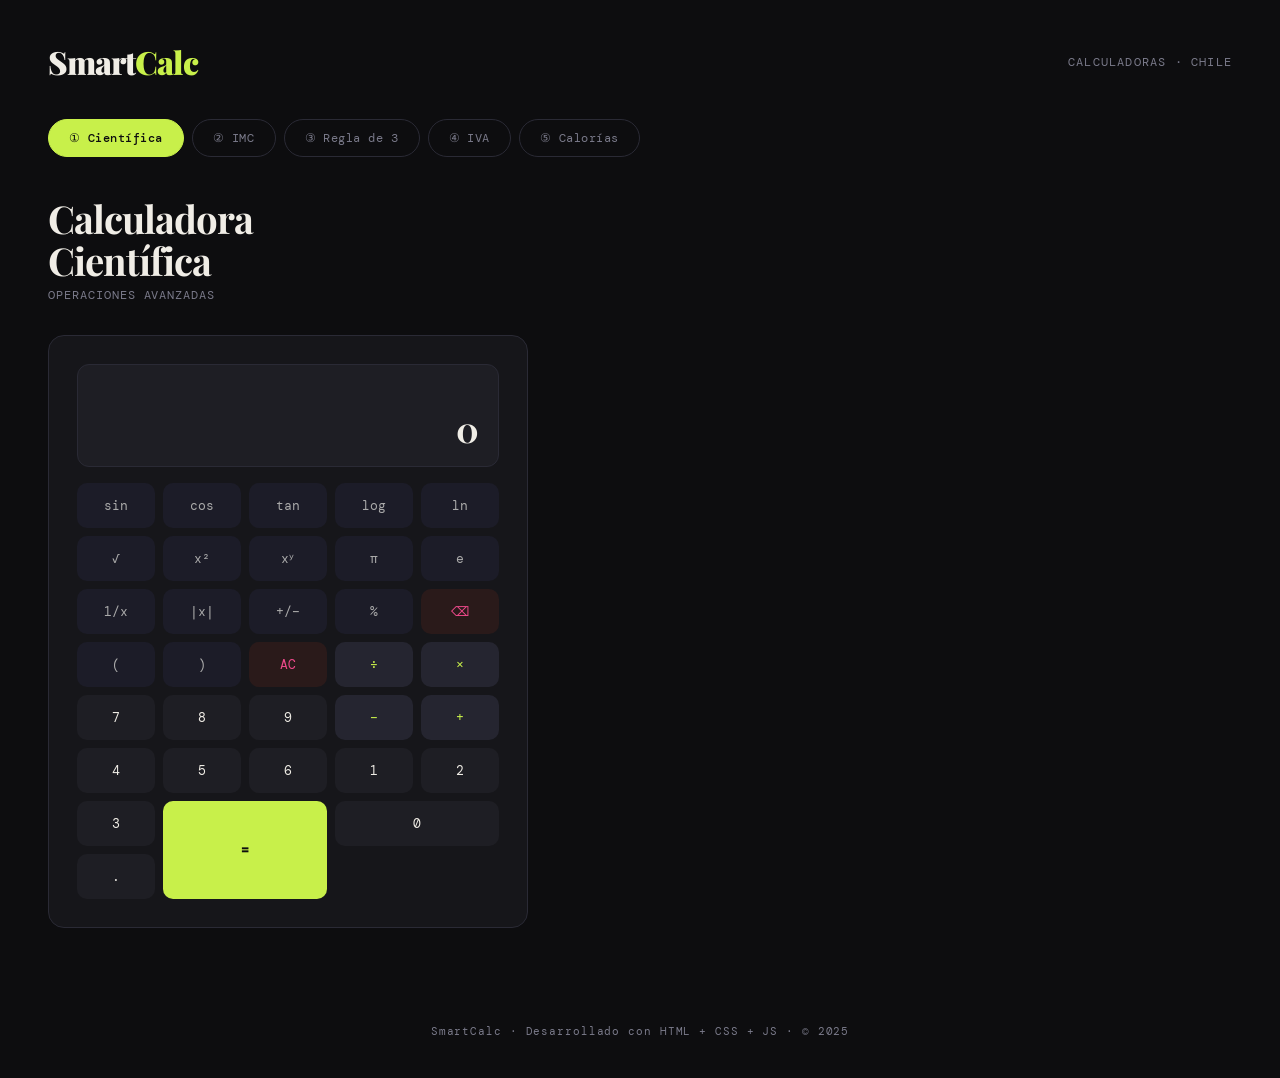
<file: index1.html>
<!DOCTYPE html>
<html lang="es">
<head>
<meta charset="UTF-8">
<meta name="viewport" content="width=device-width, initial-scale=1.0">
<title>SmartCalc — Calculadoras</title>
<link href="https://fonts.googleapis.com/css2?family=DM+Mono:wght@300;400;500&family=Playfair+Display:wght@700;900&family=DM+Sans:wght@300;400;500&display=swap" rel="stylesheet">
<style>
  :root {
    --bg: #0d0d0f;
    --surface: #16161a;
    --surface2: #1e1e24;
    --border: #2a2a35;
    --accent: #c8f04a;
    --accent2: #f04a8c;
    --accent3: #4af0c8;
    --accent4: #f0a84a;
    --accent5: #a84af0;
    --text: #f0ede6;
    --muted: #7a7a8a;
    --radius: 16px;
  }

  * { margin: 0; padding: 0; box-sizing: border-box; }

  body {
    background: var(--bg);
    color: var(--text);
    font-family: 'DM Sans', sans-serif;
    min-height: 100vh;
  }

  /* ── HEADER ── */
  header {
    padding: 40px 48px 0;
    display: flex;
    align-items: center;
    gap: 16px;
  }
  .logo {
    font-family: 'Playfair Display', serif;
    font-size: 2rem;
    font-weight: 900;
    letter-spacing: -1px;
    color: var(--text);
  }
  .logo span { color: var(--accent); }
  .tagline {
    font-family: 'DM Mono', monospace;
    font-size: 0.75rem;
    color: var(--muted);
    margin-left: auto;
    letter-spacing: 0.1em;
    text-transform: uppercase;
  }

  /* ── NAV TABS ── */
  nav {
    padding: 36px 48px 0;
    display: flex;
    gap: 8px;
    flex-wrap: wrap;
  }
  .tab {
    padding: 10px 20px;
    border-radius: 100px;
    border: 1px solid var(--border);
    background: transparent;
    color: var(--muted);
    font-family: 'DM Mono', monospace;
    font-size: 0.78rem;
    cursor: pointer;
    transition: all 0.2s;
    letter-spacing: 0.04em;
  }
  .tab:hover { border-color: var(--text); color: var(--text); }
  .tab.active {
    background: var(--accent);
    border-color: var(--accent);
    color: #0d0d0f;
    font-weight: 500;
  }
  .tab[data-tab="imc"].active    { background: var(--accent2); border-color: var(--accent2); }
  .tab[data-tab="regla3"].active { background: var(--accent3); border-color: var(--accent3); }
  .tab[data-tab="iva"].active    { background: var(--accent4); border-color: var(--accent4); }
  .tab[data-tab="calorias"].active{ background: var(--accent5); border-color: var(--accent5); }

  /* ── MAIN ── */
  main {
    padding: 40px 48px 80px;
  }

  .panel { display: none; animation: fadeIn .3s ease; }
  .panel.active { display: block; }
  @keyframes fadeIn { from { opacity:0; transform:translateY(8px) } to { opacity:1; transform:none } }

  .panel-header {
    margin-bottom: 32px;
  }
  .panel-title {
    font-family: 'Playfair Display', serif;
    font-size: 2.4rem;
    font-weight: 700;
    letter-spacing: -1px;
    line-height: 1.1;
  }
  .panel-subtitle {
    font-family: 'DM Mono', monospace;
    font-size: 0.75rem;
    color: var(--muted);
    margin-top: 6px;
    letter-spacing: 0.08em;
    text-transform: uppercase;
  }

  /* ── CARDS ── */
  .card {
    background: var(--surface);
    border: 1px solid var(--border);
    border-radius: var(--radius);
    padding: 28px;
    margin-bottom: 16px;
  }
  .two-col {
    display: grid;
    grid-template-columns: 1fr 1fr;
    gap: 16px;
  }
  @media(max-width:700px){ .two-col{ grid-template-columns:1fr } }

  /* ── FORM ELEMENTS ── */
  label {
    display: block;
    font-family: 'DM Mono', monospace;
    font-size: 0.72rem;
    color: var(--muted);
    letter-spacing: 0.1em;
    text-transform: uppercase;
    margin-bottom: 8px;
  }
  input, select {
    width: 100%;
    background: var(--surface2);
    border: 1px solid var(--border);
    border-radius: 10px;
    padding: 12px 16px;
    color: var(--text);
    font-family: 'DM Mono', monospace;
    font-size: 1rem;
    outline: none;
    transition: border-color .2s;
  }
  input:focus, select:focus { border-color: var(--accent); }
  select option { background: var(--surface2); }

  .field { margin-bottom: 16px; }

  /* ── BUTTONS ── */
  .btn {
    display: inline-block;
    padding: 13px 28px;
    border-radius: 10px;
    border: none;
    cursor: pointer;
    font-family: 'DM Mono', monospace;
    font-size: 0.85rem;
    font-weight: 500;
    letter-spacing: 0.05em;
    transition: all .18s;
  }
  .btn-primary {
    background: var(--accent);
    color: #0d0d0f;
  }
  .btn-primary:hover { filter: brightness(1.1); transform: translateY(-1px); }
  .btn-secondary {
    background: var(--surface2);
    color: var(--muted);
    border: 1px solid var(--border);
  }
  .btn-secondary:hover { color: var(--text); border-color: var(--text); }
  .btn-row { display:flex; gap:10px; margin-top:8px; flex-wrap:wrap; }

  .btn-imc    { background: var(--accent2); color: #fff; }
  .btn-regla3 { background: var(--accent3); color: #0d0d0f; }
  .btn-iva    { background: var(--accent4); color: #0d0d0f; }
  .btn-cal    { background: var(--accent5); color: #fff; }

  /* ── RESULT BOX ── */
  .result-box {
    background: var(--surface2);
    border: 1px solid var(--border);
    border-radius: var(--radius);
    padding: 24px 28px;
    margin-top: 20px;
    display: none;
  }
  .result-box.show { display: block; animation: fadeIn .25s ease; }
  .result-label {
    font-family: 'DM Mono', monospace;
    font-size: 0.7rem;
    color: var(--muted);
    letter-spacing: 0.12em;
    text-transform: uppercase;
    margin-bottom: 4px;
  }
  .result-value {
    font-family: 'Playfair Display', serif;
    font-size: 2.4rem;
    font-weight: 700;
    letter-spacing: -1px;
  }
  .result-note {
    font-size: 0.85rem;
    color: var(--muted);
    margin-top: 6px;
  }

  /* ── SCIENTIFIC CALCULATOR ── */
  .sci-display {
    background: var(--surface2);
    border: 1px solid var(--border);
    border-radius: 12px;
    padding: 20px 20px 14px;
    margin-bottom: 16px;
    min-height: 100px;
    display: flex;
    flex-direction: column;
    justify-content: flex-end;
    align-items: flex-end;
  }
  .sci-expr {
    font-family: 'DM Mono', monospace;
    font-size: 0.85rem;
    color: var(--muted);
    min-height: 20px;
    word-break: break-all;
    text-align: right;
  }
  .sci-num {
    font-family: 'Playfair Display', serif;
    font-size: 2.2rem;
    font-weight: 700;
    letter-spacing: -1px;
    word-break: break-all;
    text-align: right;
  }
  .sci-grid {
    display: grid;
    grid-template-columns: repeat(5, 1fr);
    gap: 8px;
  }
  .sci-btn {
    border: none;
    border-radius: 10px;
    padding: 14px 6px;
    font-family: 'DM Mono', monospace;
    font-size: 0.82rem;
    cursor: pointer;
    transition: all .15s;
    letter-spacing: 0.02em;
  }
  .sci-btn:active { transform: scale(0.94); }
  .sci-btn.num { background: var(--surface2); color: var(--text); }
  .sci-btn.num:hover { background: var(--border); }
  .sci-btn.op { background: #252530; color: var(--accent); }
  .sci-btn.op:hover { background: #2e2e3c; }
  .sci-btn.fn { background: #1c1c28; color: #aaa; }
  .sci-btn.fn:hover { background: #252535; }
  .sci-btn.eq { background: var(--accent); color: #0d0d0f; font-weight: 700; }
  .sci-btn.eq:hover { filter: brightness(1.1); }
  .sci-btn.del { background: #2a1a1a; color: var(--accent2); }
  .sci-btn.del:hover { background: #351f1f; }
  .sci-btn.zero { grid-column: span 2; }

  /* ── IMC VISUAL ── */
  .imc-bar-wrap {
    margin-top: 16px;
    background: var(--surface2);
    border-radius: 100px;
    height: 12px;
    position: relative;
    overflow: visible;
  }
  .imc-bar {
    background: linear-gradient(90deg, #4af0c8 0%, #c8f04a 35%, #f0a84a 65%, #f04a8c 100%);
    border-radius: 100px;
    height: 100%;
  }
  .imc-marker {
    position: absolute;
    top: -4px;
    width: 20px;
    height: 20px;
    background: #fff;
    border-radius: 50%;
    border: 3px solid #0d0d0f;
    box-shadow: 0 0 0 2px var(--accent2);
    transform: translateX(-50%);
    transition: left .4s cubic-bezier(.34,1.56,.64,1);
  }

  /* ── CALORIES PIE ── */
  .macro-grid {
    display: grid;
    grid-template-columns: repeat(3,1fr);
    gap: 12px;
    margin-top: 14px;
  }
  .macro-card {
    background: var(--surface);
    border: 1px solid var(--border);
    border-radius: 12px;
    padding: 14px;
    text-align: center;
  }
  .macro-val {
    font-family: 'DM Mono', monospace;
    font-size: 1.2rem;
    color: var(--text);
  }
  .macro-lbl { font-size: 0.72rem; color: var(--muted); margin-top:4px; font-family:'DM Mono',monospace; text-transform:uppercase; letter-spacing:.08em; }

  /* ── IVA BREAKDOWN ── */
  .iva-row {
    display: flex;
    justify-content: space-between;
    padding: 10px 0;
    border-bottom: 1px solid var(--border);
    font-family: 'DM Mono', monospace;
    font-size: 0.88rem;
  }
  .iva-row:last-child { border-bottom: none; }
  .iva-row .lbl { color: var(--muted); }
  .iva-row .val { color: var(--text); font-weight: 500; }

  /* ── FOOTER ── */
  footer {
    text-align: center;
    padding: 0 0 40px;
    font-family: 'DM Mono', monospace;
    font-size: 0.7rem;
    color: var(--muted);
    letter-spacing: 0.08em;
  }

  /* ── RADIO BUTTONS ── */
  .radio-group { display:flex; gap:10px; flex-wrap:wrap; }
  .radio-btn {
    padding: 9px 18px;
    border-radius: 100px;
    border: 1px solid var(--border);
    background: transparent;
    color: var(--muted);
    font-family: 'DM Mono', monospace;
    font-size: 0.78rem;
    cursor: pointer;
    transition: all .18s;
  }
  .radio-btn.sel { border-color: var(--accent5); color: var(--accent5); background: rgba(168,74,240,.1); }
</style>
</head>
<body>

<header>
  <div class="logo">Smart<span>Calc</span></div>
  <div class="tagline">Calculadoras · Chile</div>
</header>

<nav>
  <button class="tab active" data-tab="cientifica">① Científica</button>
  <button class="tab" data-tab="imc">② IMC</button>
  <button class="tab" data-tab="regla3">③ Regla de 3</button>
  <button class="tab" data-tab="iva">④ IVA</button>
  <button class="tab" data-tab="calorias">⑤ Calorías</button>
</nav>

<main>

  <!-- ══════════════════════════════════════════════ -->
  <!-- 1. CIENTÍFICA -->
  <!-- ══════════════════════════════════════════════ -->
  <div class="panel active" id="panel-cientifica">
    <div class="panel-header">
      <div class="panel-title">Calculadora<br>Científica</div>
      <div class="panel-subtitle">Operaciones avanzadas</div>
    </div>
    <div class="card" style="max-width:480px">
      <div class="sci-display">
        <div class="sci-expr" id="sci-expr"></div>
        <div class="sci-num" id="sci-num">0</div>
      </div>
      <div class="sci-grid">
        <!-- row 1 -->
        <button class="sci-btn fn" onclick="sciFn('sin(')">sin</button>
        <button class="sci-btn fn" onclick="sciFn('cos(')">cos</button>
        <button class="sci-btn fn" onclick="sciFn('tan(')">tan</button>
        <button class="sci-btn fn" onclick="sciFn('log(')">log</button>
        <button class="sci-btn fn" onclick="sciFn('ln(')">ln</button>
        <!-- row 2 -->
        <button class="sci-btn fn" onclick="sciFn('sqrt(')">√</button>
        <button class="sci-btn fn" onclick="sciFn('**2')">x²</button>
        <button class="sci-btn fn" onclick="sciFn('**')">xʸ</button>
        <button class="sci-btn fn" onclick="sciFn('Math.PI')">π</button>
        <button class="sci-btn fn" onclick="sciFn('Math.E')">e</button>
        <!-- row 3 -->
        <button class="sci-btn fn" onclick="sciFn('1/')">1/x</button>
        <button class="sci-btn fn" onclick="sciFn('abs(')">|x|</button>
        <button class="sci-btn fn" onclick="sciToggleSign()">+/−</button>
        <button class="sci-btn fn" onclick="sciFn('%')">%</button>
        <button class="sci-btn del" onclick="sciDel()">⌫</button>
        <!-- row 4 -->
        <button class="sci-btn fn" onclick="sciFn('(')">(</button>
        <button class="sci-btn fn" onclick="sciFn(')')">)</button>
        <button class="sci-btn del" onclick="sciClear()">AC</button>
        <button class="sci-btn op" onclick="sciFn('/')">÷</button>
        <button class="sci-btn op" onclick="sciFn('*')">×</button>
        <!-- row 5 -->
        <button class="sci-btn num" onclick="sciFn('7')">7</button>
        <button class="sci-btn num" onclick="sciFn('8')">8</button>
        <button class="sci-btn num" onclick="sciFn('9')">9</button>
        <button class="sci-btn op" onclick="sciFn('-')">−</button>
        <button class="sci-btn op" onclick="sciFn('+')">+</button>
        <!-- row 6 -->
        <button class="sci-btn num" onclick="sciFn('4')">4</button>
        <button class="sci-btn num" onclick="sciFn('5')">5</button>
        <button class="sci-btn num" onclick="sciFn('6')">6</button>
        <!-- row 7 - span -->
        <button class="sci-btn num" onclick="sciFn('1')">1</button>
        <button class="sci-btn num" onclick="sciFn('2')">2</button>
        <button class="sci-btn num" onclick="sciFn('3')">3</button>
        <button class="sci-btn eq" onclick="sciEqual()" style="grid-column:span 2; grid-row:span 2">=</button>
        <!-- row 8 -->
        <button class="sci-btn num zero" onclick="sciFn('0')">0</button>
        <button class="sci-btn num" onclick="sciFn('.')">.</button>
      </div>
    </div>
  </div>

  <!-- ══════════════════════════════════════════════ -->
  <!-- 2. IMC -->
  <!-- ══════════════════════════════════════════════ -->
  <div class="panel" id="panel-imc">
    <div class="panel-header">
      <div class="panel-title">Índice de Masa<br>Corporal</div>
      <div class="panel-subtitle">Peso / Talla²</div>
    </div>
    <div class="two-col" style="max-width:700px">
      <div class="card">
        <div class="field">
          <label>Peso (kg)</label>
          <input type="number" id="imc-peso" placeholder="ej. 70" min="1">
        </div>
        <div class="field">
          <label>Altura (cm)</label>
          <input type="number" id="imc-altura" placeholder="ej. 170" min="1">
        </div>
        <div class="field">
          <label>Edad</label>
          <input type="number" id="imc-edad" placeholder="ej. 30" min="1">
        </div>
        <div class="field">
          <label>Sexo</label>
          <select id="imc-sexo">
            <option value="m">Masculino</option>
            <option value="f">Femenino</option>
          </select>
        </div>
        <div class="btn-row">
          <button class="btn btn-imc" onclick="calcIMC()">Calcular IMC</button>
          <button class="btn btn-secondary" onclick="clearIMC()">Limpiar</button>
        </div>
      </div>
      <div>
        <div class="result-box" id="imc-result">
          <div class="result-label">Tu IMC</div>
          <div class="result-value" id="imc-val" style="color:var(--accent2)">—</div>
          <div class="result-note" id="imc-cat">—</div>
          <div class="imc-bar-wrap" style="margin-top:20px">
            <div class="imc-bar"></div>
            <div class="imc-marker" id="imc-marker" style="left:0%"></div>
          </div>
          <div style="display:flex;justify-content:space-between;margin-top:6px;font-family:'DM Mono',monospace;font-size:0.65rem;color:var(--muted)">
            <span>16</span><span>18.5</span><span>25</span><span>30</span><span>40</span>
          </div>
        </div>
        <div class="card" style="margin-top:0">
          <div class="result-label" style="margin-bottom:12px">Clasificación OMS</div>
          <div style="font-family:'DM Mono',monospace;font-size:0.76rem;color:var(--muted);line-height:2">
            <span style="color:var(--accent3)">●</span> &lt;18.5 — Bajo peso<br>
            <span style="color:var(--accent)">●</span> 18.5–24.9 — Normal<br>
            <span style="color:var(--accent4)">●</span> 25–29.9 — Sobrepeso<br>
            <span style="color:var(--accent2)">●</span> ≥30 — Obesidad
          </div>
        </div>
      </div>
    </div>
  </div>

  <!-- ══════════════════════════════════════════════ -->
  <!-- 3. REGLA DE 3 -->
  <!-- ══════════════════════════════════════════════ -->
  <div class="panel" id="panel-regla3">
    <div class="panel-header">
      <div class="panel-title">Regla de Tres</div>
      <div class="panel-subtitle">Proporciones directas e inversas</div>
    </div>
    <div style="max-width:560px">
      <div class="card">
        <div class="field">
          <label>Tipo de proporción</label>
          <select id="r3-tipo">
            <option value="directa">Directa (más → más)</option>
            <option value="inversa">Inversa (más → menos)</option>
          </select>
        </div>
        <div style="display:grid;grid-template-columns:1fr auto 1fr;align-items:center;gap:12px;margin-bottom:16px">
          <div>
            <label>A</label>
            <input type="number" id="r3-a" placeholder="ej. 5">
          </div>
          <div style="text-align:center;font-family:'Playfair Display',serif;font-size:1.6rem;color:var(--muted);margin-top:20px">→</div>
          <div>
            <label>B</label>
            <input type="number" id="r3-b" placeholder="ej. 10">
          </div>
        </div>
        <div style="display:grid;grid-template-columns:1fr auto 1fr;align-items:center;gap:12px;margin-bottom:16px">
          <div>
            <label>C</label>
            <input type="number" id="r3-c" placeholder="ej. 3">
          </div>
          <div style="text-align:center;font-family:'Playfair Display',serif;font-size:1.6rem;color:var(--accent3);margin-top:20px">→</div>
          <div>
            <label>X (incógnita)</label>
            <input type="text" id="r3-x" placeholder="?" readonly style="color:var(--accent3);font-weight:600">
          </div>
        </div>
        <div class="btn-row">
          <button class="btn btn-regla3" onclick="calcRegla3()">Calcular X</button>
          <button class="btn btn-secondary" onclick="clearR3()">Limpiar</button>
        </div>
        <div class="result-box" id="r3-result">
          <div class="result-label">Resultado</div>
          <div class="result-value" id="r3-val" style="color:var(--accent3)">—</div>
          <div class="result-note" id="r3-formula">—</div>
        </div>
      </div>
    </div>
  </div>

  <!-- ══════════════════════════════════════════════ -->
  <!-- 4. IVA CHILE -->
  <!-- ══════════════════════════════════════════════ -->
  <div class="panel" id="panel-iva">
    <div class="panel-header">
      <div class="panel-title">Calculadora<br>de IVA Chile</div>
      <div class="panel-subtitle">IVA 19% · SII Chile</div>
    </div>
    <div style="max-width:560px">
      <div class="card">
        <div class="field">
          <label>Tipo de cálculo</label>
          <select id="iva-tipo">
            <option value="agregar">Agregar IVA (precio neto → con IVA)</option>
            <option value="descontar">Descontar IVA (precio con IVA → neto)</option>
          </select>
        </div>
        <div class="field">
          <label>Monto ($)</label>
          <input type="number" id="iva-monto" placeholder="ej. 100000" min="0">
        </div>
        <div class="field">
          <label>Tasa IVA (%)</label>
          <input type="number" id="iva-tasa" value="19" min="0" max="100">
        </div>
        <div class="btn-row">
          <button class="btn btn-iva" onclick="calcIVA()">Calcular</button>
          <button class="btn btn-secondary" onclick="clearIVA()">Limpiar</button>
        </div>
        <div class="result-box" id="iva-result">
          <div class="iva-row"><span class="lbl">Precio neto</span><span class="val" id="iva-neto">—</span></div>
          <div class="iva-row"><span class="lbl">IVA (19%)</span><span class="val" id="iva-iva">—</span></div>
          <div class="iva-row" style="margin-top:4px">
            <span style="color:var(--text);font-weight:600;font-family:'DM Mono',monospace;font-size:.9rem">Total</span>
            <span class="result-value" id="iva-total" style="font-size:1.6rem;color:var(--accent4)">—</span>
          </div>
        </div>
      </div>
    </div>
  </div>

  <!-- ══════════════════════════════════════════════ -->
  <!-- 5. CALORÍAS -->
  <!-- ══════════════════════════════════════════════ -->
  <div class="panel" id="panel-calorias">
    <div class="panel-header">
      <div class="panel-title">Calculadora<br>de Calorías</div>
      <div class="panel-subtitle">TMB · Harris-Benedict · Mifflin-St Jeor</div>
    </div>
    <div class="two-col" style="max-width:800px">
      <div class="card">
        <div class="field">
          <label>Sexo</label>
          <div class="radio-group">
            <button class="radio-btn sel" id="cal-m" onclick="selSexo('m')">Masculino</button>
            <button class="radio-btn" id="cal-f" onclick="selSexo('f')">Femenino</button>
          </div>
        </div>
        <div class="field">
          <label>Edad (años)</label>
          <input type="number" id="cal-edad" placeholder="ej. 30" min="1">
        </div>
        <div class="field">
          <label>Peso (kg)</label>
          <input type="number" id="cal-peso" placeholder="ej. 70" min="1">
        </div>
        <div class="field">
          <label>Altura (cm)</label>
          <input type="number" id="cal-altura" placeholder="ej. 170" min="1">
        </div>
        <div class="field">
          <label>Nivel de actividad</label>
          <select id="cal-actividad">
            <option value="1.2">Sedentario (sin ejercicio)</option>
            <option value="1.375">Ligero (1–3 días/sem)</option>
            <option value="1.55" selected>Moderado (3–5 días/sem)</option>
            <option value="1.725">Activo (6–7 días/sem)</option>
            <option value="1.9">Muy activo (trabajo físico)</option>
          </select>
        </div>
        <div class="field">
          <label>Objetivo</label>
          <select id="cal-objetivo">
            <option value="perder">Perder peso (déficit 500 kcal)</option>
            <option value="mantener" selected>Mantener peso</option>
            <option value="ganar">Ganar músculo (superávit 300 kcal)</option>
          </select>
        </div>
        <div class="btn-row">
          <button class="btn btn-cal" onclick="calcCalorias()">Calcular</button>
          <button class="btn btn-secondary" onclick="clearCal()">Limpiar</button>
        </div>
      </div>
      <div>
        <div class="result-box" id="cal-result">
          <div class="result-label">Calorías diarias recomendadas</div>
          <div class="result-value" id="cal-val" style="color:var(--accent5)">—</div>
          <div class="result-note" id="cal-note">—</div>
          <div class="macro-grid">
            <div class="macro-card">
              <div class="macro-val" id="cal-carb" style="color:var(--accent4)">—</div>
              <div class="macro-lbl">Carbos (g)</div>
            </div>
            <div class="macro-card">
              <div class="macro-val" id="cal-prot" style="color:var(--accent3)">—</div>
              <div class="macro-lbl">Proteína (g)</div>
            </div>
            <div class="macro-card">
              <div class="macro-val" id="cal-gras" style="color:var(--accent2)">—</div>
              <div class="macro-lbl">Grasas (g)</div>
            </div>
          </div>
        </div>
        <div class="card">
          <div class="result-label" style="margin-bottom:10px">Distribución macros</div>
          <div style="font-family:'DM Mono',monospace;font-size:0.76rem;color:var(--muted);line-height:2">
            <span style="color:var(--accent4)">●</span> Carbohidratos 50%<br>
            <span style="color:var(--accent3)">●</span> Proteínas 25%<br>
            <span style="color:var(--accent2)">●</span> Grasas 25%
          </div>
        </div>
      </div>
    </div>
  </div>

</main>

<footer>SmartCalc · Desarrollado con HTML + CSS + JS · © 2025</footer>

<script>
/* ── TABS ─────────────────────────────────────────── */
document.querySelectorAll('.tab').forEach(btn => {
  btn.addEventListener('click', () => {
    document.querySelectorAll('.tab').forEach(b => b.classList.remove('active'));
    document.querySelectorAll('.panel').forEach(p => p.classList.remove('active'));
    btn.classList.add('active');
    document.getElementById('panel-' + btn.dataset.tab).classList.add('active');
  });
});

/* ── HELPERS ─────────────────────────────────────── */
const fmt = n => new Intl.NumberFormat('es-CL').format(Math.round(n));
const fmtCLP = n => '$\u202F' + fmt(n);

/* ══════════════════════════════════════════════════ */
/* CIENTÍFICA */
/* ══════════════════════════════════════════════════ */
let sciExpr = '';
let sciDisplay = '0';
let sciJustEvaled = false;

function updateSciDisplay(){
  document.getElementById('sci-num').textContent = sciDisplay;
  document.getElementById('sci-expr').textContent = sciExpr;
}

function sciFn(v){
  if(sciJustEvaled){
    // if starting new expression after =
    if(['sin(','cos(','tan(','log(','ln(','sqrt(','abs(','1/'].includes(v)){
      sciExpr = v; sciDisplay = v;
    } else if(['+','-','*','/','**','%'].includes(v)){
      sciExpr = sciDisplay + v;
    } else {
      sciExpr = v; sciDisplay = v;
    }
    sciJustEvaled = false;
  } else {
    sciExpr += v;
    sciDisplay = sciExpr;
  }
  updateSciDisplay();
}

function sciDel(){
  if(sciJustEvaled){ sciClear(); return; }
  sciExpr = sciExpr.slice(0,-1);
  sciDisplay = sciExpr || '0';
  updateSciDisplay();
}

function sciClear(){
  sciExpr = ''; sciDisplay = '0'; sciJustEvaled = false;
  updateSciDisplay();
}

function sciToggleSign(){
  if(sciExpr.startsWith('-')) sciExpr = sciExpr.slice(1);
  else sciExpr = '-' + sciExpr;
  sciDisplay = sciExpr;
  updateSciDisplay();
}

function sciEqual(){
  try {
    // safe eval replacements
    let expr = sciExpr
      .replace(/sin\(/g,'Math.sin(')
      .replace(/cos\(/g,'Math.cos(')
      .replace(/tan\(/g,'Math.tan(')
      .replace(/log\(/g,'Math.log10(')
      .replace(/ln\(/g,'Math.log(')
      .replace(/sqrt\(/g,'Math.sqrt(')
      .replace(/abs\(/g,'Math.abs(')
      .replace(/1\//g,'1/');
    // convert degrees to radians for trig
    expr = expr.replace(/Math\.(sin|cos|tan)\(([^)]+)\)/g, (_, fn, arg) => {
      return `Math.${fn}((${arg})*Math.PI/180)`;
    });
    let result = Function('"use strict"; return (' + expr + ')')();
    if(!isFinite(result)) throw new Error('Indefinido');
    sciExpr = sciDisplay + ' =';
    sciDisplay = parseFloat(result.toFixed(10)).toString();
    sciJustEvaled = true;
    document.getElementById('sci-expr').textContent = sciExpr;
    document.getElementById('sci-num').textContent = sciDisplay;
  } catch(e) {
    sciDisplay = 'Error';
    document.getElementById('sci-num').textContent = 'Error';
    sciExpr = '';
    sciJustEvaled = true;
  }
}

/* ══════════════════════════════════════════════════ */
/* IMC */
/* ══════════════════════════════════════════════════ */
function calcIMC(){
  const p = parseFloat(document.getElementById('imc-peso').value);
  const h = parseFloat(document.getElementById('imc-altura').value) / 100;
  if(!p || !h){ alert('Ingresa peso y altura válidos.'); return; }
  const imc = p / (h*h);
  let cat = '', color = '';
  if(imc < 16)       { cat = '⚠ Desnutrición severa'; color='#4af0c8'; }
  else if(imc < 18.5){ cat = '↓ Bajo peso'; color='#4af0c8'; }
  else if(imc < 25)  { cat = '✓ Peso normal'; color='var(--accent)'; }
  else if(imc < 30)  { cat = '↑ Sobrepeso'; color='var(--accent4)'; }
  else if(imc < 35)  { cat = '▲ Obesidad grado I'; color='var(--accent2)'; }
  else if(imc < 40)  { cat = '▲▲ Obesidad grado II'; color='var(--accent2)'; }
  else               { cat = '▲▲▲ Obesidad mórbida'; color='var(--accent2)'; }

  document.getElementById('imc-val').textContent = imc.toFixed(1);
  document.getElementById('imc-val').style.color = color;
  document.getElementById('imc-cat').textContent = cat;

  // marker position (16 → 40 range)
  const pct = Math.min(100, Math.max(0, ((imc - 16) / (40 - 16)) * 100));
  document.getElementById('imc-marker').style.left = pct + '%';
  document.getElementById('imc-result').classList.add('show');
}
function clearIMC(){
  ['imc-peso','imc-altura','imc-edad'].forEach(id => document.getElementById(id).value='');
  document.getElementById('imc-result').classList.remove('show');
}

/* ══════════════════════════════════════════════════ */
/* REGLA DE 3 */
/* ══════════════════════════════════════════════════ */
function calcRegla3(){
  const a = parseFloat(document.getElementById('r3-a').value);
  const b = parseFloat(document.getElementById('r3-b').value);
  const c = parseFloat(document.getElementById('r3-c').value);
  const tipo = document.getElementById('r3-tipo').value;
  if(!a || !b || !c){ alert('Completa los valores A, B y C.'); return; }
  let x, formula;
  if(tipo === 'directa'){
    x = (b * c) / a;
    formula = `Si ${a} → ${b}, entonces ${c} → X = (${b} × ${c}) ÷ ${a}`;
  } else {
    x = (a * b) / c;
    formula = `Inversa: Si ${a} → ${b}, entonces ${c} → X = (${a} × ${b}) ÷ ${c}`;
  }
  document.getElementById('r3-x').value = parseFloat(x.toFixed(6));
  document.getElementById('r3-val').textContent = parseFloat(x.toFixed(6));
  document.getElementById('r3-formula').textContent = formula;
  document.getElementById('r3-result').classList.add('show');
}
function clearR3(){
  ['r3-a','r3-b','r3-c','r3-x'].forEach(id => document.getElementById(id).value='');
  document.getElementById('r3-result').classList.remove('show');
}

/* ══════════════════════════════════════════════════ */
/* IVA CHILE */
/* ══════════════════════════════════════════════════ */
function calcIVA(){
  const monto = parseFloat(document.getElementById('iva-monto').value);
  const tasa = parseFloat(document.getElementById('iva-tasa').value) / 100;
  const tipo = document.getElementById('iva-tipo').value;
  if(!monto || isNaN(monto)){ alert('Ingresa un monto válido.'); return; }
  let neto, iva, total;
  if(tipo === 'agregar'){
    neto = monto;
    iva = neto * tasa;
    total = neto + iva;
  } else {
    total = monto;
    neto = total / (1 + tasa);
    iva = total - neto;
  }
  const pct = (tasa*100).toFixed(0);
  document.getElementById('iva-neto').textContent = fmtCLP(neto);
  document.getElementById('iva-iva').textContent = fmtCLP(iva);
  document.querySelector('#iva-result .iva-row:nth-child(2) .lbl').textContent = `IVA (${pct}%)`;
  document.getElementById('iva-total').textContent = fmtCLP(total);
  document.getElementById('iva-result').classList.add('show');
}
function clearIVA(){
  document.getElementById('iva-monto').value='';
  document.getElementById('iva-result').classList.remove('show');
}

/* ══════════════════════════════════════════════════ */
/* CALORÍAS */
/* ══════════════════════════════════════════════════ */
let calSexo = 'm';
function selSexo(s){
  calSexo = s;
  document.getElementById('cal-m').classList.toggle('sel', s==='m');
  document.getElementById('cal-f').classList.toggle('sel', s==='f');
}
function calcCalorias(){
  const edad = parseFloat(document.getElementById('cal-edad').value);
  const peso = parseFloat(document.getElementById('cal-peso').value);
  const altura = parseFloat(document.getElementById('cal-altura').value);
  const act = parseFloat(document.getElementById('cal-actividad').value);
  const obj = document.getElementById('cal-objetivo').value;
  if(!edad||!peso||!altura){ alert('Completa todos los campos.'); return; }
  // Mifflin-St Jeor
  let tmb;
  if(calSexo==='m') tmb = 10*peso + 6.25*altura - 5*edad + 5;
  else              tmb = 10*peso + 6.25*altura - 5*edad - 161;
  let tdee = tmb * act;
  if(obj==='perder') tdee -= 500;
  if(obj==='ganar')  tdee += 300;
  const carb = Math.round(tdee * 0.50 / 4);
  const prot = Math.round(tdee * 0.25 / 4);
  const gras = Math.round(tdee * 0.25 / 9);
  const notes = {perder:'Déficit calórico de 500 kcal para bajar ~0.5 kg/sem', mantener:'Ingesta de mantenimiento', ganar:'Superávit de 300 kcal para ganancia muscular'};
  document.getElementById('cal-val').textContent = Math.round(tdee) + ' kcal';
  document.getElementById('cal-note').textContent = notes[obj];
  document.getElementById('cal-carb').textContent = carb + 'g';
  document.getElementById('cal-prot').textContent = prot + 'g';
  document.getElementById('cal-gras').textContent = gras + 'g';
  document.getElementById('cal-result').classList.add('show');
}
function clearCal(){
  ['cal-edad','cal-peso','cal-altura'].forEach(id => document.getElementById(id).value='');
  document.getElementById('cal-result').classList.remove('show');
}
</script>
</body>
</html>
</file>
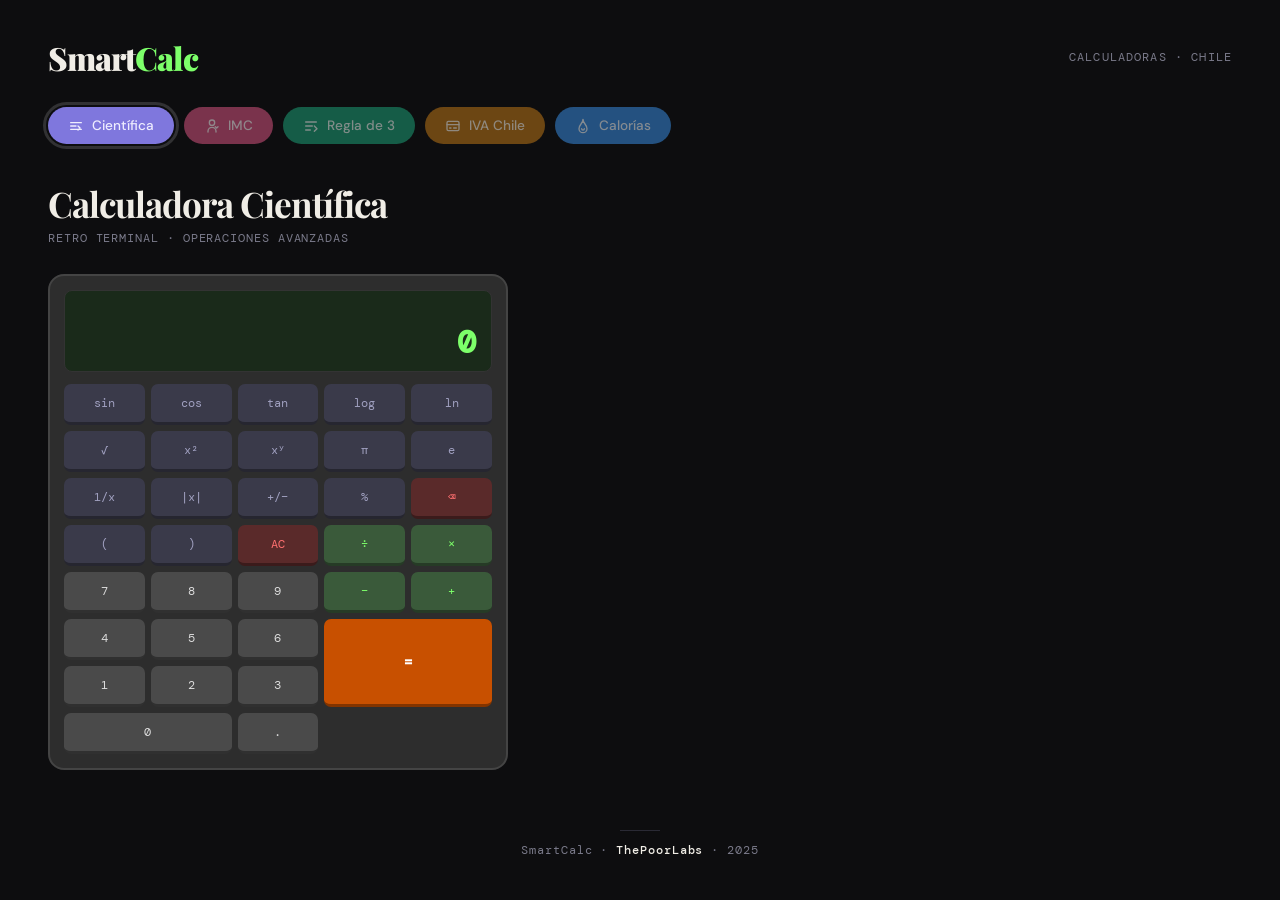
<file: index2.html>
<!DOCTYPE html>
<html lang="es">
<head>
<meta charset="UTF-8">
<meta name="viewport" content="width=device-width, initial-scale=1.0">
<title>SmartCalc</title>
<link href="https://fonts.googleapis.com/css2?family=DM+Mono:wght@300;400;500&family=Playfair+Display:wght@700;900&family=DM+Sans:wght@300;400;500&display=swap" rel="stylesheet">
<style>
  :root {
    --bg: #0d0d0f;
    --surface: #16161a;
    --surface2: #1e1e24;
    --border: #2a2a35;
    --text: #f0ede6;
    --muted: #7a7a8a;
    --radius: 16px;
    --c1: #7F77DD; --c1l: #EEEDFE;
    --c2: #D4537E; --c2l: #FBEAF0;
    --c3: #1D9E75; --c3l: #E1F5EE;
    --c4: #BA7517; --c4l: #FAEEDA;
    --c5: #378ADD; --c5l: #E6F1FB;
  }
  * { margin:0; padding:0; box-sizing:border-box; }
  body { background:var(--bg); color:var(--text); font-family:'DM Sans',sans-serif; min-height:100vh; }

  /* HEADER */
  header { padding:36px 48px 0; display:flex; align-items:center; gap:16px; }
  .logo { font-family:'Playfair Display',serif; font-size:2rem; font-weight:900; letter-spacing:-1px; }
  .logo span { color:#7dff6a; }
  .tagline { font-family:'DM Mono',monospace; font-size:0.72rem; color:var(--muted); margin-left:auto; letter-spacing:.1em; text-transform:uppercase; }

  /* NAV — opción A: pills con ícono */
  nav { padding:28px 48px 0; display:flex; gap:10px; flex-wrap:wrap; }
  .tab {
    display:flex; align-items:center; gap:8px;
    padding:10px 20px; border-radius:100px; border:none;
    font-family:'DM Sans',sans-serif; font-size:0.85rem; font-weight:500;
    cursor:pointer; transition:all .18s; opacity:.55;
  }
  .tab svg { width:16px; height:16px; stroke:currentColor; fill:none; stroke-width:2; stroke-linecap:round; stroke-linejoin:round; flex-shrink:0; }
  .tab:hover { opacity:.8; }
  .tab.active { opacity:1; outline:3px solid rgba(255,255,255,.15); outline-offset:2px; }
  .tab[data-tab="cientifica"] { background:var(--c1); color:var(--c1l); }
  .tab[data-tab="imc"]        { background:var(--c2); color:var(--c2l); }
  .tab[data-tab="regla3"]     { background:var(--c3); color:var(--c3l); }
  .tab[data-tab="iva"]        { background:var(--c4); color:var(--c4l); }
  .tab[data-tab="calorias"]   { background:var(--c5); color:var(--c5l); }

  /* MAIN */
  main { padding:36px 48px 60px; }
  .panel { display:none; animation:fadeIn .3s ease; }
  .panel.active { display:block; }
  @keyframes fadeIn { from{opacity:0;transform:translateY(8px)} to{opacity:1;transform:none} }

  .panel-title { font-family:'Playfair Display',serif; font-size:2.2rem; font-weight:700; letter-spacing:-1px; margin-bottom:4px; }
  .panel-sub { font-family:'DM Mono',monospace; font-size:.72rem; color:var(--muted); letter-spacing:.08em; text-transform:uppercase; margin-bottom:28px; }

  /* CARDS */
  .card { background:var(--surface); border:1px solid var(--border); border-radius:var(--radius); padding:26px; margin-bottom:16px; }
  .two-col { display:grid; grid-template-columns:1fr 1fr; gap:16px; }
  @media(max-width:700px){ .two-col{grid-template-columns:1fr} }

  /* FORM */
  label { display:block; font-family:'DM Mono',monospace; font-size:.72rem; color:var(--muted); letter-spacing:.1em; text-transform:uppercase; margin-bottom:8px; }
  input,select { width:100%; background:var(--surface2); border:1px solid var(--border); border-radius:10px; padding:11px 14px; color:var(--text); font-family:'DM Mono',monospace; font-size:.95rem; outline:none; transition:border-color .2s; }
  input:focus,select:focus { border-color:var(--c1); }
  select option { background:var(--surface2); }
  .field { margin-bottom:14px; }

  /* BUTTONS */
  .btn { display:inline-block; padding:11px 24px; border-radius:10px; border:none; cursor:pointer; font-family:'DM Mono',monospace; font-size:.82rem; font-weight:500; transition:all .18s; }
  .btn:hover { filter:brightness(1.1); transform:translateY(-1px); }
  .btn-secondary { background:var(--surface2); color:var(--muted); border:1px solid var(--border); }
  .btn-secondary:hover { color:var(--text); filter:none; }
  .btn-row { display:flex; gap:10px; margin-top:6px; flex-wrap:wrap; }
  .btn-1 { background:var(--c1); color:var(--c1l); }
  .btn-2 { background:var(--c2); color:var(--c2l); }
  .btn-3 { background:var(--c3); color:var(--c3l); }
  .btn-4 { background:var(--c4); color:var(--c4l); }
  .btn-5 { background:var(--c5); color:var(--c5l); }

  /* RESULT */
  .result-box { background:var(--surface2); border:1px solid var(--border); border-radius:var(--radius); padding:22px 26px; margin-top:18px; display:none; }
  .result-box.show { display:block; animation:fadeIn .25s ease; }
  .result-label { font-family:'DM Mono',monospace; font-size:.7rem; color:var(--muted); letter-spacing:.12em; text-transform:uppercase; margin-bottom:4px; }
  .result-value { font-family:'Playfair Display',serif; font-size:2.2rem; font-weight:700; letter-spacing:-1px; }
  .result-note { font-size:.84rem; color:var(--muted); margin-top:6px; }

  /* ══ CIENTÍFICA — RETRO TERMINAL ══ */
  .sci-wrap { background:#2d2d2d; border-radius:16px; padding:14px; border:2px solid #444; max-width:460px; }
  .sci-screen { background:#1a2a1a; border-radius:8px; padding:12px 14px 8px; margin-bottom:12px; text-align:right; border:1px solid #333; }
  .sci-expr { font-family:'DM Mono',monospace; font-size:.82rem; color:#4a7; min-height:18px; }
  .sci-num  { font-family:'DM Mono',monospace; font-size:2rem; color:#7dff6a; font-weight:700; letter-spacing:1px; word-break:break-all; }
  .sci-grid { display:grid; grid-template-columns:repeat(5,1fr); gap:6px; }
  .sb { border:none; border-radius:7px; padding:11px 4px; font-family:'DM Mono',monospace; font-size:.78rem; cursor:pointer; border-bottom:3px solid rgba(0,0,0,.35); transition:all .12s; }
  .sb:active { transform:scale(.94); border-bottom-width:1px; }
  .sb.fn  { background:#3a3a4a; color:#a0a0c0; }
  .sb.fn:hover { background:#42424f; }
  .sb.num { background:#4a4a4a; color:#ddd; }
  .sb.num:hover { background:#555; }
  .sb.op  { background:#3a5a3a; color:#7dff6a; }
  .sb.op:hover { background:#445a44; }
  .sb.eq  { background:#c85000; color:#fff; font-weight:700; font-size:.9rem; }
  .sb.eq:hover { background:#d96000; }
  .sb.del { background:#5a2a2a; color:#ff7070; }
  .sb.del:hover { background:#6a3333; }
  .sb.sp2 { grid-column:span 2; }

  /* IMC bar */
  .imc-bar-wrap { margin-top:16px; background:var(--surface2); border-radius:100px; height:12px; position:relative; overflow:visible; }
  .imc-bar { background:linear-gradient(90deg,#4af0c8 0%,#c8f04a 35%,#f0a84a 65%,#f04a8c 100%); border-radius:100px; height:100%; }
  .imc-marker { position:absolute; top:-4px; width:20px; height:20px; background:#fff; border-radius:50%; border:3px solid #0d0d0f; box-shadow:0 0 0 2px var(--c2); transform:translateX(-50%); transition:left .4s cubic-bezier(.34,1.56,.64,1); }

  /* IVA rows */
  .iva-row { display:flex; justify-content:space-between; padding:10px 0; border-bottom:1px solid var(--border); font-family:'DM Mono',monospace; font-size:.86rem; }
  .iva-row:last-child { border-bottom:none; }
  .iva-row .lbl { color:var(--muted); }

  /* Calories macros */
  .macro-grid { display:grid; grid-template-columns:repeat(3,1fr); gap:10px; margin-top:12px; }
  .macro-card { background:var(--surface); border:1px solid var(--border); border-radius:12px; padding:12px; text-align:center; }
  .macro-val { font-family:'DM Mono',monospace; font-size:1.15rem; }
  .macro-lbl { font-size:.7rem; color:var(--muted); margin-top:4px; font-family:'DM Mono',monospace; text-transform:uppercase; letter-spacing:.08em; }

  /* radio */
  .radio-group { display:flex; gap:10px; flex-wrap:wrap; }
  .radio-btn { padding:8px 16px; border-radius:100px; border:1px solid var(--border); background:transparent; color:var(--muted); font-family:'DM Mono',monospace; font-size:.76rem; cursor:pointer; transition:all .18s; }
  .radio-btn.sel { border-color:var(--c5); color:var(--c5); background:rgba(55,138,221,.12); }

  /* FOOTER */
  footer { text-align:center; padding:0 0 36px; }
  .footer-brand { font-family:'DM Mono',monospace; font-size:.72rem; color:var(--muted); letter-spacing:.08em; }
  .footer-brand strong { color:var(--text); font-weight:500; }
  .footer-divider { width:40px; height:1px; background:var(--border); margin:0 auto 12px; }
</style>
</head>
<body>

<header>
  <div class="logo">Smart<span>Calc</span></div>
  <div class="tagline">Calculadoras · Chile</div>
</header>

<nav>
  <button class="tab active" data-tab="cientifica">
    <svg viewBox="0 0 24 24"><path d="M4 7h16M4 12h8m-8 5h16M15 12l3 3-3 3"/></svg>
    Científica
  </button>
  <button class="tab" data-tab="imc">
    <svg viewBox="0 0 24 24"><path d="M12 3a4 4 0 1 0 0 8 4 4 0 0 0 0-8zM6 21v-1a6 6 0 0 1 12 0v1"/><path d="M17 13l2 2 2-2"/></svg>
    IMC
  </button>
  <button class="tab" data-tab="regla3">
    <svg viewBox="0 0 24 24"><path d="M4 6h16M4 12h10M4 18h7M17 12l4 4-4 4"/></svg>
    Regla de 3
  </button>
  <button class="tab" data-tab="iva">
    <svg viewBox="0 0 24 24"><rect x="3" y="5" width="18" height="14" rx="2"/><path d="M3 10h18M7 15h2m4 0h4"/></svg>
    IVA Chile
  </button>
  <button class="tab" data-tab="calorias">
    <svg viewBox="0 0 24 24"><path d="M12 2c0 6-6 8-6 14a6 6 0 0 0 12 0c0-6-6-8-6-14z"/><path d="M10 16a2 2 0 0 0 4 0"/></svg>
    Calorías
  </button>
</nav>

<main>

  <!-- ══ 1. CIENTÍFICA ══ -->
  <div class="panel active" id="panel-cientifica">
    <div class="panel-title">Calculadora Científica</div>
    <div class="panel-sub">Retro Terminal · Operaciones avanzadas</div>
    <div class="sci-wrap">
      <div class="sci-screen">
        <div class="sci-expr" id="sci-expr">&nbsp;</div>
        <div class="sci-num" id="sci-num">0</div>
      </div>
      <div class="sci-grid">
        <button class="sb fn" onclick="sciFn('sin(')">sin</button>
        <button class="sb fn" onclick="sciFn('cos(')">cos</button>
        <button class="sb fn" onclick="sciFn('tan(')">tan</button>
        <button class="sb fn" onclick="sciFn('log(')">log</button>
        <button class="sb fn" onclick="sciFn('ln(')">ln</button>

        <button class="sb fn" onclick="sciFn('sqrt(')">√</button>
        <button class="sb fn" onclick="sciFn('**2')">x²</button>
        <button class="sb fn" onclick="sciFn('**')">xʸ</button>
        <button class="sb fn" onclick="sciFn('Math.PI')">π</button>
        <button class="sb fn" onclick="sciFn('Math.E')">e</button>

        <button class="sb fn" onclick="sciFn('1/')">1/x</button>
        <button class="sb fn" onclick="sciFn('abs(')">|x|</button>
        <button class="sb fn" onclick="sciToggleSign()">+/−</button>
        <button class="sb fn" onclick="sciFn('%')">%</button>
        <button class="sb del" onclick="sciDel()">⌫</button>

        <button class="sb fn" onclick="sciFn('(')">(</button>
        <button class="sb fn" onclick="sciFn(')')">)</button>
        <button class="sb del" onclick="sciClear()">AC</button>
        <button class="sb op" onclick="sciFn('/')">÷</button>
        <button class="sb op" onclick="sciFn('*')">×</button>

        <button class="sb num" onclick="sciFn('7')">7</button>
        <button class="sb num" onclick="sciFn('8')">8</button>
        <button class="sb num" onclick="sciFn('9')">9</button>
        <button class="sb op"  onclick="sciFn('-')">−</button>
        <button class="sb op"  onclick="sciFn('+')">+</button>

        <button class="sb num" onclick="sciFn('4')">4</button>
        <button class="sb num" onclick="sciFn('5')">5</button>
        <button class="sb num" onclick="sciFn('6')">6</button>
        <button class="sb eq" onclick="sciEqual()" style="grid-column:span 2;grid-row:span 2">=</button>

        <button class="sb num" onclick="sciFn('1')">1</button>
        <button class="sb num" onclick="sciFn('2')">2</button>
        <button class="sb num" onclick="sciFn('3')">3</button>

        <button class="sb num sp2" onclick="sciFn('0')">0</button>
        <button class="sb num" onclick="sciFn('.')">.</button>
      </div>
    </div>
  </div>

  <!-- ══ 2. IMC ══ -->
  <div class="panel" id="panel-imc">
    <div class="panel-title">Índice de Masa Corporal</div>
    <div class="panel-sub">Peso / Talla²</div>
    <div class="two-col" style="max-width:700px">
      <div class="card">
        <div class="field"><label>Peso (kg)</label><input type="number" id="imc-peso" placeholder="ej. 70" min="1"></div>
        <div class="field"><label>Altura (cm)</label><input type="number" id="imc-altura" placeholder="ej. 170" min="1"></div>
        <div class="field"><label>Edad</label><input type="number" id="imc-edad" placeholder="ej. 30" min="1"></div>
        <div class="field"><label>Sexo</label>
          <select id="imc-sexo"><option value="m">Masculino</option><option value="f">Femenino</option></select>
        </div>
        <div class="btn-row">
          <button class="btn btn-2" onclick="calcIMC()">Calcular IMC</button>
          <button class="btn btn-secondary" onclick="clearIMC()">Limpiar</button>
        </div>
      </div>
      <div>
        <div class="result-box" id="imc-result">
          <div class="result-label">Tu IMC</div>
          <div class="result-value" id="imc-val" style="color:var(--c2)">—</div>
          <div class="result-note" id="imc-cat">—</div>
          <div class="imc-bar-wrap" style="margin-top:20px">
            <div class="imc-bar"></div>
            <div class="imc-marker" id="imc-marker" style="left:0%"></div>
          </div>
          <div style="display:flex;justify-content:space-between;margin-top:6px;font-family:'DM Mono',monospace;font-size:.64rem;color:var(--muted)">
            <span>16</span><span>18.5</span><span>25</span><span>30</span><span>40</span>
          </div>
        </div>
        <div class="card">
          <div class="result-label" style="margin-bottom:10px">Clasificación OMS</div>
          <div style="font-family:'DM Mono',monospace;font-size:.75rem;color:var(--muted);line-height:2.1">
            <span style="color:#4af0c8">●</span> &lt;18.5 — Bajo peso<br>
            <span style="color:#c8f04a">●</span> 18.5–24.9 — Normal<br>
            <span style="color:#f0a84a">●</span> 25–29.9 — Sobrepeso<br>
            <span style="color:#f04a8c">●</span> ≥30 — Obesidad
          </div>
        </div>
      </div>
    </div>
  </div>

  <!-- ══ 3. REGLA DE 3 ══ -->
  <div class="panel" id="panel-regla3">
    <div class="panel-title">Regla de Tres</div>
    <div class="panel-sub">Proporciones directas e inversas</div>
    <div style="max-width:540px">
      <div class="card">
        <div class="field"><label>Tipo de proporción</label>
          <select id="r3-tipo">
            <option value="directa">Directa (más → más)</option>
            <option value="inversa">Inversa (más → menos)</option>
          </select>
        </div>
        <div style="display:grid;grid-template-columns:1fr auto 1fr;align-items:center;gap:12px;margin-bottom:14px">
          <div><label>A</label><input type="number" id="r3-a" placeholder="ej. 5"></div>
          <div style="text-align:center;font-family:'Playfair Display',serif;font-size:1.5rem;color:var(--muted);margin-top:20px">→</div>
          <div><label>B</label><input type="number" id="r3-b" placeholder="ej. 10"></div>
        </div>
        <div style="display:grid;grid-template-columns:1fr auto 1fr;align-items:center;gap:12px;margin-bottom:14px">
          <div><label>C</label><input type="number" id="r3-c" placeholder="ej. 3"></div>
          <div style="text-align:center;font-family:'Playfair Display',serif;font-size:1.5rem;color:var(--c3);margin-top:20px">→</div>
          <div><label>X (incógnita)</label><input type="text" id="r3-x" placeholder="?" readonly style="color:var(--c3);font-weight:600"></div>
        </div>
        <div class="btn-row">
          <button class="btn btn-3" onclick="calcRegla3()">Calcular X</button>
          <button class="btn btn-secondary" onclick="clearR3()">Limpiar</button>
        </div>
        <div class="result-box" id="r3-result">
          <div class="result-label">Resultado</div>
          <div class="result-value" id="r3-val" style="color:var(--c3)">—</div>
          <div class="result-note" id="r3-formula">—</div>
        </div>
      </div>
    </div>
  </div>

  <!-- ══ 4. IVA ══ -->
  <div class="panel" id="panel-iva">
    <div class="panel-title">Calculadora de IVA</div>
    <div class="panel-sub">IVA 19% · SII Chile</div>
    <div style="max-width:540px">
      <div class="card">
        <div class="field"><label>Tipo de cálculo</label>
          <select id="iva-tipo">
            <option value="agregar">Agregar IVA (precio neto → con IVA)</option>
            <option value="descontar">Descontar IVA (precio con IVA → neto)</option>
          </select>
        </div>
        <div class="field"><label>Monto ($)</label><input type="number" id="iva-monto" placeholder="ej. 100000" min="0"></div>
        <div class="field"><label>Tasa IVA (%)</label><input type="number" id="iva-tasa" value="19" min="0" max="100"></div>
        <div class="btn-row">
          <button class="btn btn-4" onclick="calcIVA()">Calcular</button>
          <button class="btn btn-secondary" onclick="clearIVA()">Limpiar</button>
        </div>
        <div class="result-box" id="iva-result">
          <div class="iva-row"><span class="lbl">Precio neto</span><span id="iva-neto">—</span></div>
          <div class="iva-row"><span class="lbl" id="iva-tasa-lbl">IVA (19%)</span><span id="iva-iva">—</span></div>
          <div class="iva-row" style="margin-top:4px">
            <span style="color:var(--text);font-weight:500;font-family:'DM Mono',monospace;font-size:.88rem">Total</span>
            <span class="result-value" id="iva-total" style="font-size:1.6rem;color:var(--c4)">—</span>
          </div>
        </div>
      </div>
    </div>
  </div>

  <!-- ══ 5. CALORÍAS ══ -->
  <div class="panel" id="panel-calorias">
    <div class="panel-title">Calculadora de Calorías</div>
    <div class="panel-sub">TMB · Mifflin-St Jeor</div>
    <div class="two-col" style="max-width:800px">
      <div class="card">
        <div class="field"><label>Sexo</label>
          <div class="radio-group">
            <button class="radio-btn sel" id="cal-m" onclick="selSexo('m')">Masculino</button>
            <button class="radio-btn" id="cal-f" onclick="selSexo('f')">Femenino</button>
          </div>
        </div>
        <div class="field"><label>Edad (años)</label><input type="number" id="cal-edad" placeholder="ej. 30" min="1"></div>
        <div class="field"><label>Peso (kg)</label><input type="number" id="cal-peso" placeholder="ej. 70" min="1"></div>
        <div class="field"><label>Altura (cm)</label><input type="number" id="cal-altura" placeholder="ej. 170" min="1"></div>
        <div class="field"><label>Nivel de actividad</label>
          <select id="cal-actividad">
            <option value="1.2">Sedentario (sin ejercicio)</option>
            <option value="1.375">Ligero (1–3 días/sem)</option>
            <option value="1.55" selected>Moderado (3–5 días/sem)</option>
            <option value="1.725">Activo (6–7 días/sem)</option>
            <option value="1.9">Muy activo (trabajo físico)</option>
          </select>
        </div>
        <div class="field"><label>Objetivo</label>
          <select id="cal-objetivo">
            <option value="perder">Perder peso (déficit 500 kcal)</option>
            <option value="mantener" selected>Mantener peso</option>
            <option value="ganar">Ganar músculo (superávit 300 kcal)</option>
          </select>
        </div>
        <div class="btn-row">
          <button class="btn btn-5" onclick="calcCalorias()">Calcular</button>
          <button class="btn btn-secondary" onclick="clearCal()">Limpiar</button>
        </div>
      </div>
      <div>
        <div class="result-box" id="cal-result">
          <div class="result-label">Calorías diarias</div>
          <div class="result-value" id="cal-val" style="color:var(--c5)">—</div>
          <div class="result-note" id="cal-note">—</div>
          <div class="macro-grid">
            <div class="macro-card"><div class="macro-val" id="cal-carb" style="color:var(--c4)">—</div><div class="macro-lbl">Carbos (g)</div></div>
            <div class="macro-card"><div class="macro-val" id="cal-prot" style="color:var(--c3)">—</div><div class="macro-lbl">Proteína (g)</div></div>
            <div class="macro-card"><div class="macro-val" id="cal-gras" style="color:var(--c2)">—</div><div class="macro-lbl">Grasas (g)</div></div>
          </div>
        </div>
        <div class="card">
          <div class="result-label" style="margin-bottom:10px">Distribución macros</div>
          <div style="font-family:'DM Mono',monospace;font-size:.75rem;color:var(--muted);line-height:2.1">
            <span style="color:var(--c4)">●</span> Carbohidratos 50%<br>
            <span style="color:var(--c3)">●</span> Proteínas 25%<br>
            <span style="color:var(--c2)">●</span> Grasas 25%
          </div>
        </div>
      </div>
    </div>
  </div>

</main>

<footer>
  <div class="footer-divider"></div>
  <div class="footer-brand">
    SmartCalc · <strong>ThePoorLabs</strong> · 2025
  </div>
</footer>

<script>
/* TABS */
document.querySelectorAll('.tab').forEach(btn => {
  btn.addEventListener('click', () => {
    document.querySelectorAll('.tab').forEach(b => b.classList.remove('active'));
    document.querySelectorAll('.panel').forEach(p => p.classList.remove('active'));
    btn.classList.add('active');
    document.getElementById('panel-' + btn.dataset.tab).classList.add('active');
  });
});

/* HELPERS */
const fmt = n => new Intl.NumberFormat('es-CL').format(Math.round(n));
const fmtCLP = n => '$ ' + fmt(n);

/* ══ CIENTÍFICA ══ */
let sciExpr = '', sciDisplay = '0', sciJustEvaled = false;
function updateSci(){
  document.getElementById('sci-num').textContent = sciDisplay;
  document.getElementById('sci-expr').textContent = sciExpr || '\u00a0';
}
function sciFn(v){
  if(sciJustEvaled){
    const ops = ['+','-','*','/','**','%'];
    if(ops.includes(v)){ sciExpr = sciDisplay + v; }
    else { sciExpr = v; }
    sciJustEvaled = false;
  } else { sciExpr += v; }
  sciDisplay = sciExpr;
  updateSci();
}
function sciDel(){
  if(sciJustEvaled){ sciClear(); return; }
  sciExpr = sciExpr.slice(0,-1);
  sciDisplay = sciExpr || '0';
  updateSci();
}
function sciClear(){ sciExpr=''; sciDisplay='0'; sciJustEvaled=false; updateSci(); }
function sciToggleSign(){
  sciExpr = sciExpr.startsWith('-') ? sciExpr.slice(1) : '-'+sciExpr;
  sciDisplay = sciExpr;
  updateSci();
}
function sciEqual(){
  try {
    let expr = sciExpr
      .replace(/sin\(/g,'Math.sin(').replace(/cos\(/g,'Math.cos(')
      .replace(/tan\(/g,'Math.tan(').replace(/log\(/g,'Math.log10(')
      .replace(/ln\(/g,'Math.log(').replace(/sqrt\(/g,'Math.sqrt(')
      .replace(/abs\(/g,'Math.abs(');
    expr = expr.replace(/Math\.(sin|cos|tan)\(([^)]+)\)/g,(_,fn,arg)=>`Math.${fn}((${arg})*Math.PI/180)`);
    let r = Function('"use strict";return('+expr+')')();
    if(!isFinite(r)) throw 0;
    document.getElementById('sci-expr').textContent = sciExpr + ' =';
    sciDisplay = parseFloat(r.toFixed(10)).toString();
    document.getElementById('sci-num').textContent = sciDisplay;
    sciJustEvaled = true;
  } catch(e){
    document.getElementById('sci-num').textContent = 'Error';
    sciExpr = ''; sciJustEvaled = true;
  }
}

/* ══ IMC ══ */
function calcIMC(){
  const p=parseFloat(document.getElementById('imc-peso').value);
  const h=parseFloat(document.getElementById('imc-altura').value)/100;
  if(!p||!h){alert('Ingresa peso y altura.');return;}
  const imc=p/(h*h);
  let cat='',color='';
  if(imc<16)       {cat='⚠ Desnutrición severa';color='#4af0c8';}
  else if(imc<18.5){cat='↓ Bajo peso';color='#4af0c8';}
  else if(imc<25)  {cat='✓ Peso normal';color='#c8f04a';}
  else if(imc<30)  {cat='↑ Sobrepeso';color='#f0a84a';}
  else if(imc<35)  {cat='▲ Obesidad grado I';color='#f04a8c';}
  else if(imc<40)  {cat='▲▲ Obesidad grado II';color='#f04a8c';}
  else             {cat='▲▲▲ Obesidad mórbida';color='#f04a8c';}
  document.getElementById('imc-val').textContent=imc.toFixed(1);
  document.getElementById('imc-val').style.color=color;
  document.getElementById('imc-cat').textContent=cat;
  const pct=Math.min(100,Math.max(0,((imc-16)/(40-16))*100));
  document.getElementById('imc-marker').style.left=pct+'%';
  document.getElementById('imc-result').classList.add('show');
}
function clearIMC(){
  ['imc-peso','imc-altura','imc-edad'].forEach(id=>document.getElementById(id).value='');
  document.getElementById('imc-result').classList.remove('show');
}

/* ══ REGLA DE 3 ══ */
function calcRegla3(){
  const a=parseFloat(document.getElementById('r3-a').value);
  const b=parseFloat(document.getElementById('r3-b').value);
  const c=parseFloat(document.getElementById('r3-c').value);
  const tipo=document.getElementById('r3-tipo').value;
  if(!a||!b||!c){alert('Completa A, B y C.');return;}
  let x,formula;
  if(tipo==='directa'){x=(b*c)/a;formula=`Si ${a} → ${b}, entonces ${c} → X = (${b} × ${c}) ÷ ${a}`;}
  else{x=(a*b)/c;formula=`Inversa: Si ${a} → ${b}, entonces ${c} → X = (${a} × ${b}) ÷ ${c}`;}
  document.getElementById('r3-x').value=parseFloat(x.toFixed(6));
  document.getElementById('r3-val').textContent=parseFloat(x.toFixed(6));
  document.getElementById('r3-formula').textContent=formula;
  document.getElementById('r3-result').classList.add('show');
}
function clearR3(){
  ['r3-a','r3-b','r3-c','r3-x'].forEach(id=>document.getElementById(id).value='');
  document.getElementById('r3-result').classList.remove('show');
}

/* ══ IVA ══ */
function calcIVA(){
  const monto=parseFloat(document.getElementById('iva-monto').value);
  const tasa=parseFloat(document.getElementById('iva-tasa').value)/100;
  const tipo=document.getElementById('iva-tipo').value;
  if(!monto||isNaN(monto)){alert('Ingresa un monto válido.');return;}
  let neto,iva,total;
  if(tipo==='agregar'){neto=monto;iva=neto*tasa;total=neto+iva;}
  else{total=monto;neto=total/(1+tasa);iva=total-neto;}
  const pct=(tasa*100).toFixed(0);
  document.getElementById('iva-neto').textContent=fmtCLP(neto);
  document.getElementById('iva-iva').textContent=fmtCLP(iva);
  document.getElementById('iva-tasa-lbl').textContent=`IVA (${pct}%)`;
  document.getElementById('iva-total').textContent=fmtCLP(total);
  document.getElementById('iva-result').classList.add('show');
}
function clearIVA(){
  document.getElementById('iva-monto').value='';
  document.getElementById('iva-result').classList.remove('show');
}

/* ══ CALORÍAS ══ */
let calSexo='m';
function selSexo(s){
  calSexo=s;
  document.getElementById('cal-m').classList.toggle('sel',s==='m');
  document.getElementById('cal-f').classList.toggle('sel',s==='f');
}
function calcCalorias(){
  const edad=parseFloat(document.getElementById('cal-edad').value);
  const peso=parseFloat(document.getElementById('cal-peso').value);
  const altura=parseFloat(document.getElementById('cal-altura').value);
  const act=parseFloat(document.getElementById('cal-actividad').value);
  const obj=document.getElementById('cal-objetivo').value;
  if(!edad||!peso||!altura){alert('Completa todos los campos.');return;}
  let tmb=calSexo==='m'?10*peso+6.25*altura-5*edad+5:10*peso+6.25*altura-5*edad-161;
  let tdee=tmb*act;
  if(obj==='perder')tdee-=500;
  if(obj==='ganar')tdee+=300;
  const carb=Math.round(tdee*.50/4);
  const prot=Math.round(tdee*.25/4);
  const gras=Math.round(tdee*.25/9);
  const notes={perder:'Déficit de 500 kcal para bajar ~0.5 kg/sem',mantener:'Ingesta de mantenimiento',ganar:'Superávit de 300 kcal para ganar músculo'};
  document.getElementById('cal-val').textContent=Math.round(tdee)+' kcal';
  document.getElementById('cal-note').textContent=notes[obj];
  document.getElementById('cal-carb').textContent=carb+'g';
  document.getElementById('cal-prot').textContent=prot+'g';
  document.getElementById('cal-gras').textContent=gras+'g';
  document.getElementById('cal-result').classList.add('show');
}
function clearCal(){
  ['cal-edad','cal-peso','cal-altura'].forEach(id=>document.getElementById(id).value='');
  document.getElementById('cal-result').classList.remove('show');
}
</script>
</body>
</html>
</file>
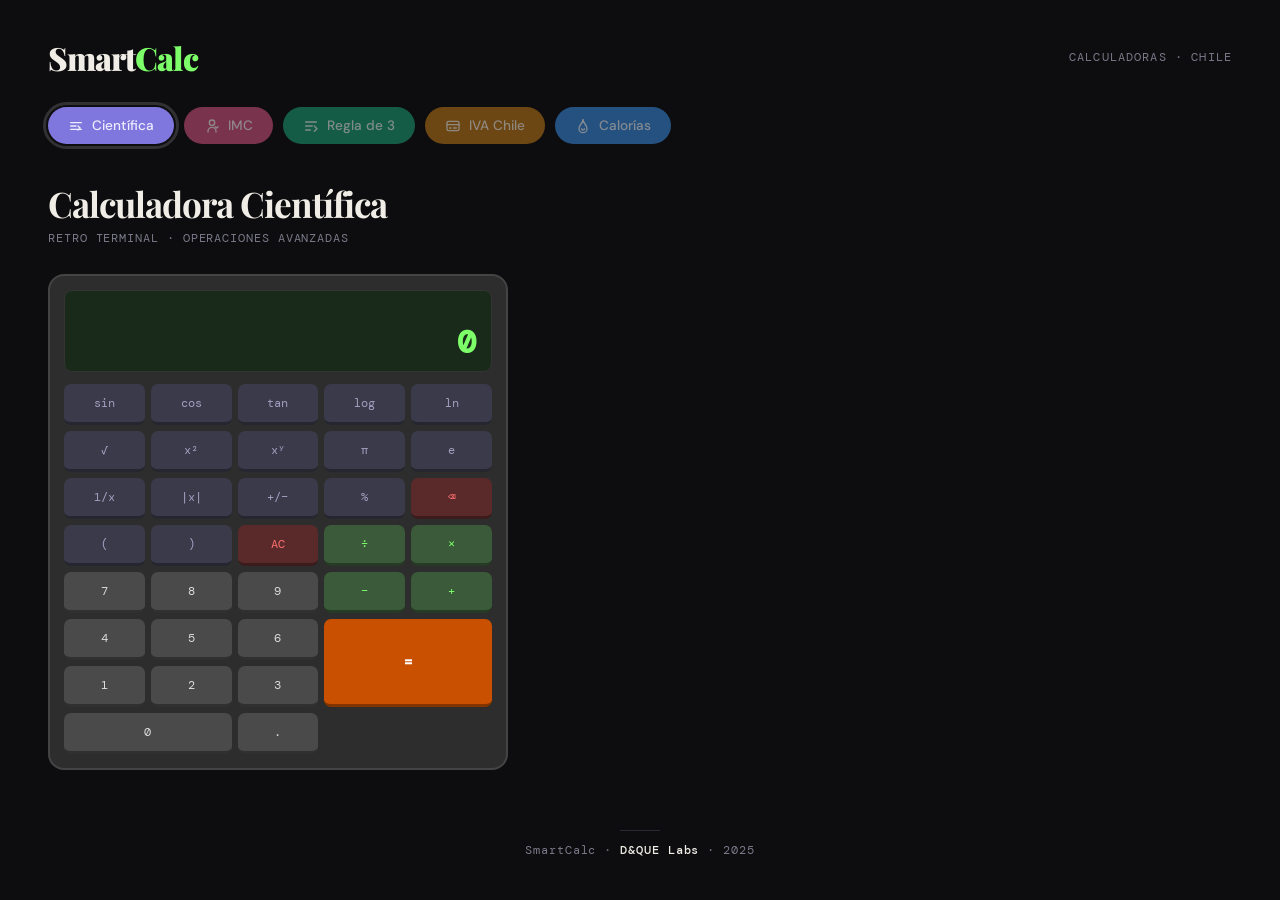
<file: smartcalc2.html>
<!DOCTYPE html>
<html lang="es">
<head>
<meta charset="UTF-8">
<meta name="viewport" content="width=device-width, initial-scale=1.0">
<title>SmartCalc</title>
<link href="https://fonts.googleapis.com/css2?family=DM+Mono:wght@300;400;500&family=Playfair+Display:wght@700;900&family=DM+Sans:wght@300;400;500&display=swap" rel="stylesheet">
<style>
  :root {
    --bg: #0d0d0f;
    --surface: #16161a;
    --surface2: #1e1e24;
    --border: #2a2a35;
    --text: #f0ede6;
    --muted: #7a7a8a;
    --radius: 16px;
    --c1: #7F77DD; --c1l: #EEEDFE;
    --c2: #D4537E; --c2l: #FBEAF0;
    --c3: #1D9E75; --c3l: #E1F5EE;
    --c4: #BA7517; --c4l: #FAEEDA;
    --c5: #378ADD; --c5l: #E6F1FB;
  }
  * { margin:0; padding:0; box-sizing:border-box; }
  body { background:var(--bg); color:var(--text); font-family:'DM Sans',sans-serif; min-height:100vh; }

  /* HEADER */
  header { padding:36px 48px 0; display:flex; align-items:center; gap:16px; }
  .logo { font-family:'Playfair Display',serif; font-size:2rem; font-weight:900; letter-spacing:-1px; }
  .logo span { color:#7dff6a; }
  .tagline { font-family:'DM Mono',monospace; font-size:0.72rem; color:var(--muted); margin-left:auto; letter-spacing:.1em; text-transform:uppercase; }

  /* NAV — opción A: pills con ícono */
  nav { padding:28px 48px 0; display:flex; gap:10px; flex-wrap:wrap; }
  .tab {
    display:flex; align-items:center; gap:8px;
    padding:10px 20px; border-radius:100px; border:none;
    font-family:'DM Sans',sans-serif; font-size:0.85rem; font-weight:500;
    cursor:pointer; transition:all .18s; opacity:.55;
  }
  .tab svg { width:16px; height:16px; stroke:currentColor; fill:none; stroke-width:2; stroke-linecap:round; stroke-linejoin:round; flex-shrink:0; }
  .tab:hover { opacity:.8; }
  .tab.active { opacity:1; outline:3px solid rgba(255,255,255,.15); outline-offset:2px; }
  .tab[data-tab="cientifica"] { background:var(--c1); color:var(--c1l); }
  .tab[data-tab="imc"]        { background:var(--c2); color:var(--c2l); }
  .tab[data-tab="regla3"]     { background:var(--c3); color:var(--c3l); }
  .tab[data-tab="iva"]        { background:var(--c4); color:var(--c4l); }
  .tab[data-tab="calorias"]   { background:var(--c5); color:var(--c5l); }

  /* MAIN */
  main { padding:36px 48px 60px; }
  .panel { display:none; animation:fadeIn .3s ease; }
  .panel.active { display:block; }
  @keyframes fadeIn { from{opacity:0;transform:translateY(8px)} to{opacity:1;transform:none} }

  .panel-title { font-family:'Playfair Display',serif; font-size:2.2rem; font-weight:700; letter-spacing:-1px; margin-bottom:4px; }
  .panel-sub { font-family:'DM Mono',monospace; font-size:.72rem; color:var(--muted); letter-spacing:.08em; text-transform:uppercase; margin-bottom:28px; }

  /* CARDS */
  .card { background:var(--surface); border:1px solid var(--border); border-radius:var(--radius); padding:26px; margin-bottom:16px; }
  .two-col { display:grid; grid-template-columns:1fr 1fr; gap:16px; }
  @media(max-width:700px){ .two-col{grid-template-columns:1fr} }

  /* FORM */
  label { display:block; font-family:'DM Mono',monospace; font-size:.72rem; color:var(--muted); letter-spacing:.1em; text-transform:uppercase; margin-bottom:8px; }
  input,select { width:100%; background:var(--surface2); border:1px solid var(--border); border-radius:10px; padding:11px 14px; color:var(--text); font-family:'DM Mono',monospace; font-size:.95rem; outline:none; transition:border-color .2s; }
  input:focus,select:focus { border-color:var(--c1); }
  select option { background:var(--surface2); }
  .field { margin-bottom:14px; }

  /* BUTTONS */
  .btn { display:inline-block; padding:11px 24px; border-radius:10px; border:none; cursor:pointer; font-family:'DM Mono',monospace; font-size:.82rem; font-weight:500; transition:all .18s; }
  .btn:hover { filter:brightness(1.1); transform:translateY(-1px); }
  .btn-secondary { background:var(--surface2); color:var(--muted); border:1px solid var(--border); }
  .btn-secondary:hover { color:var(--text); filter:none; }
  .btn-row { display:flex; gap:10px; margin-top:6px; flex-wrap:wrap; }
  .btn-1 { background:var(--c1); color:var(--c1l); }
  .btn-2 { background:var(--c2); color:var(--c2l); }
  .btn-3 { background:var(--c3); color:var(--c3l); }
  .btn-4 { background:var(--c4); color:var(--c4l); }
  .btn-5 { background:var(--c5); color:var(--c5l); }

  /* RESULT */
  .result-box { background:var(--surface2); border:1px solid var(--border); border-radius:var(--radius); padding:22px 26px; margin-top:18px; display:none; }
  .result-box.show { display:block; animation:fadeIn .25s ease; }
  .result-label { font-family:'DM Mono',monospace; font-size:.7rem; color:var(--muted); letter-spacing:.12em; text-transform:uppercase; margin-bottom:4px; }
  .result-value { font-family:'Playfair Display',serif; font-size:2.2rem; font-weight:700; letter-spacing:-1px; }
  .result-note { font-size:.84rem; color:var(--muted); margin-top:6px; }

  /* ══ CIENTÍFICA — RETRO TERMINAL ══ */
  .sci-wrap { background:#2d2d2d; border-radius:16px; padding:14px; border:2px solid #444; max-width:460px; }
  .sci-screen { background:#1a2a1a; border-radius:8px; padding:12px 14px 8px; margin-bottom:12px; text-align:right; border:1px solid #333; }
  .sci-expr { font-family:'DM Mono',monospace; font-size:.82rem; color:#4a7; min-height:18px; }
  .sci-num  { font-family:'DM Mono',monospace; font-size:2rem; color:#7dff6a; font-weight:700; letter-spacing:1px; word-break:break-all; }
  .sci-grid { display:grid; grid-template-columns:repeat(5,1fr); gap:6px; }
  .sb { border:none; border-radius:7px; padding:11px 4px; font-family:'DM Mono',monospace; font-size:.78rem; cursor:pointer; border-bottom:3px solid rgba(0,0,0,.35); transition:all .12s; }
  .sb:active { transform:scale(.94); border-bottom-width:1px; }
  .sb.fn  { background:#3a3a4a; color:#a0a0c0; }
  .sb.fn:hover { background:#42424f; }
  .sb.num { background:#4a4a4a; color:#ddd; }
  .sb.num:hover { background:#555; }
  .sb.op  { background:#3a5a3a; color:#7dff6a; }
  .sb.op:hover { background:#445a44; }
  .sb.eq  { background:#c85000; color:#fff; font-weight:700; font-size:.9rem; }
  .sb.eq:hover { background:#d96000; }
  .sb.del { background:#5a2a2a; color:#ff7070; }
  .sb.del:hover { background:#6a3333; }
  .sb.sp2 { grid-column:span 2; }

  /* IMC bar */
  .imc-bar-wrap { margin-top:16px; background:var(--surface2); border-radius:100px; height:12px; position:relative; overflow:visible; }
  .imc-bar { background:linear-gradient(90deg,#4af0c8 0%,#c8f04a 35%,#f0a84a 65%,#f04a8c 100%); border-radius:100px; height:100%; }
  .imc-marker { position:absolute; top:-4px; width:20px; height:20px; background:#fff; border-radius:50%; border:3px solid #0d0d0f; box-shadow:0 0 0 2px var(--c2); transform:translateX(-50%); transition:left .4s cubic-bezier(.34,1.56,.64,1); }

  /* IVA rows */
  .iva-row { display:flex; justify-content:space-between; padding:10px 0; border-bottom:1px solid var(--border); font-family:'DM Mono',monospace; font-size:.86rem; }
  .iva-row:last-child { border-bottom:none; }
  .iva-row .lbl { color:var(--muted); }

  /* Calories macros */
  .macro-grid { display:grid; grid-template-columns:repeat(3,1fr); gap:10px; margin-top:12px; }
  .macro-card { background:var(--surface); border:1px solid var(--border); border-radius:12px; padding:12px; text-align:center; }
  .macro-val { font-family:'DM Mono',monospace; font-size:1.15rem; }
  .macro-lbl { font-size:.7rem; color:var(--muted); margin-top:4px; font-family:'DM Mono',monospace; text-transform:uppercase; letter-spacing:.08em; }

  /* radio */
  .radio-group { display:flex; gap:10px; flex-wrap:wrap; }
  .radio-btn { padding:8px 16px; border-radius:100px; border:1px solid var(--border); background:transparent; color:var(--muted); font-family:'DM Mono',monospace; font-size:.76rem; cursor:pointer; transition:all .18s; }
  .radio-btn.sel { border-color:var(--c5); color:var(--c5); background:rgba(55,138,221,.12); }

  /* FOOTER */
  footer { text-align:center; padding:0 0 36px; }
  .footer-brand { font-family:'DM Mono',monospace; font-size:.72rem; color:var(--muted); letter-spacing:.08em; }
  .footer-brand strong { color:var(--text); font-weight:500; }
  .footer-divider { width:40px; height:1px; background:var(--border); margin:0 auto 12px; }
</style>
</head>
<body>

<header>
  <div class="logo">Smart<span>Calc</span></div>
  <div class="tagline">Calculadoras · Chile</div>
</header>

<nav>
  <button class="tab active" data-tab="cientifica">
    <svg viewBox="0 0 24 24"><path d="M4 7h16M4 12h8m-8 5h16M15 12l3 3-3 3"/></svg>
    Científica
  </button>
  <button class="tab" data-tab="imc">
    <svg viewBox="0 0 24 24"><path d="M12 3a4 4 0 1 0 0 8 4 4 0 0 0 0-8zM6 21v-1a6 6 0 0 1 12 0v1"/><path d="M17 13l2 2 2-2"/></svg>
    IMC
  </button>
  <button class="tab" data-tab="regla3">
    <svg viewBox="0 0 24 24"><path d="M4 6h16M4 12h10M4 18h7M17 12l4 4-4 4"/></svg>
    Regla de 3
  </button>
  <button class="tab" data-tab="iva">
    <svg viewBox="0 0 24 24"><rect x="3" y="5" width="18" height="14" rx="2"/><path d="M3 10h18M7 15h2m4 0h4"/></svg>
    IVA Chile
  </button>
  <button class="tab" data-tab="calorias">
    <svg viewBox="0 0 24 24"><path d="M12 2c0 6-6 8-6 14a6 6 0 0 0 12 0c0-6-6-8-6-14z"/><path d="M10 16a2 2 0 0 0 4 0"/></svg>
    Calorías
  </button>
</nav>

<main>

  <!-- ══ 1. CIENTÍFICA ══ -->
  <div class="panel active" id="panel-cientifica">
    <div class="panel-title">Calculadora Científica</div>
    <div class="panel-sub">Retro Terminal · Operaciones avanzadas</div>
    <div class="sci-wrap">
      <div class="sci-screen">
        <div class="sci-expr" id="sci-expr">&nbsp;</div>
        <div class="sci-num" id="sci-num">0</div>
      </div>
      <div class="sci-grid">
        <button class="sb fn" onclick="sciFn('sin(')">sin</button>
        <button class="sb fn" onclick="sciFn('cos(')">cos</button>
        <button class="sb fn" onclick="sciFn('tan(')">tan</button>
        <button class="sb fn" onclick="sciFn('log(')">log</button>
        <button class="sb fn" onclick="sciFn('ln(')">ln</button>

        <button class="sb fn" onclick="sciFn('sqrt(')">√</button>
        <button class="sb fn" onclick="sciFn('**2')">x²</button>
        <button class="sb fn" onclick="sciFn('**')">xʸ</button>
        <button class="sb fn" onclick="sciFn('Math.PI')">π</button>
        <button class="sb fn" onclick="sciFn('Math.E')">e</button>

        <button class="sb fn" onclick="sciFn('1/')">1/x</button>
        <button class="sb fn" onclick="sciFn('abs(')">|x|</button>
        <button class="sb fn" onclick="sciToggleSign()">+/−</button>
        <button class="sb fn" onclick="sciFn('%')">%</button>
        <button class="sb del" onclick="sciDel()">⌫</button>

        <button class="sb fn" onclick="sciFn('(')">(</button>
        <button class="sb fn" onclick="sciFn(')')">)</button>
        <button class="sb del" onclick="sciClear()">AC</button>
        <button class="sb op" onclick="sciFn('/')">÷</button>
        <button class="sb op" onclick="sciFn('*')">×</button>

        <button class="sb num" onclick="sciFn('7')">7</button>
        <button class="sb num" onclick="sciFn('8')">8</button>
        <button class="sb num" onclick="sciFn('9')">9</button>
        <button class="sb op"  onclick="sciFn('-')">−</button>
        <button class="sb op"  onclick="sciFn('+')">+</button>

        <button class="sb num" onclick="sciFn('4')">4</button>
        <button class="sb num" onclick="sciFn('5')">5</button>
        <button class="sb num" onclick="sciFn('6')">6</button>
        <button class="sb eq" onclick="sciEqual()" style="grid-column:span 2;grid-row:span 2">=</button>

        <button class="sb num" onclick="sciFn('1')">1</button>
        <button class="sb num" onclick="sciFn('2')">2</button>
        <button class="sb num" onclick="sciFn('3')">3</button>

        <button class="sb num sp2" onclick="sciFn('0')">0</button>
        <button class="sb num" onclick="sciFn('.')">.</button>
      </div>
    </div>
  </div>

  <!-- ══ 2. IMC ══ -->
  <div class="panel" id="panel-imc">
    <div class="panel-title">Índice de Masa Corporal</div>
    <div class="panel-sub">Peso / Talla²</div>
    <div class="two-col" style="max-width:700px">
      <div class="card">
        <div class="field"><label>Peso (kg)</label><input type="number" id="imc-peso" placeholder="ej. 70" min="1"></div>
        <div class="field"><label>Altura (cm)</label><input type="number" id="imc-altura" placeholder="ej. 170" min="1"></div>
        <div class="field"><label>Edad</label><input type="number" id="imc-edad" placeholder="ej. 30" min="1"></div>
        <div class="field"><label>Sexo</label>
          <select id="imc-sexo"><option value="m">Masculino</option><option value="f">Femenino</option></select>
        </div>
        <div class="btn-row">
          <button class="btn btn-2" onclick="calcIMC()">Calcular IMC</button>
          <button class="btn btn-secondary" onclick="clearIMC()">Limpiar</button>
        </div>
      </div>
      <div>
        <div class="result-box" id="imc-result">
          <div class="result-label">Tu IMC</div>
          <div class="result-value" id="imc-val" style="color:var(--c2)">—</div>
          <div class="result-note" id="imc-cat">—</div>
          <div class="imc-bar-wrap" style="margin-top:20px">
            <div class="imc-bar"></div>
            <div class="imc-marker" id="imc-marker" style="left:0%"></div>
          </div>
          <div style="display:flex;justify-content:space-between;margin-top:6px;font-family:'DM Mono',monospace;font-size:.64rem;color:var(--muted)">
            <span>16</span><span>18.5</span><span>25</span><span>30</span><span>40</span>
          </div>
        </div>
        <div class="card">
          <div class="result-label" style="margin-bottom:10px">Clasificación OMS</div>
          <div style="font-family:'DM Mono',monospace;font-size:.75rem;color:var(--muted);line-height:2.1">
            <span style="color:#4af0c8">●</span> &lt;18.5 — Bajo peso<br>
            <span style="color:#c8f04a">●</span> 18.5–24.9 — Normal<br>
            <span style="color:#f0a84a">●</span> 25–29.9 — Sobrepeso<br>
            <span style="color:#f04a8c">●</span> ≥30 — Obesidad
          </div>
        </div>
      </div>
    </div>
  </div>

  <!-- ══ 3. REGLA DE 3 ══ -->
  <div class="panel" id="panel-regla3">
    <div class="panel-title">Regla de Tres</div>
    <div class="panel-sub">Proporciones directas e inversas</div>
    <div style="max-width:540px">
      <div class="card">
        <div class="field"><label>Tipo de proporción</label>
          <select id="r3-tipo">
            <option value="directa">Directa (más → más)</option>
            <option value="inversa">Inversa (más → menos)</option>
          </select>
        </div>
        <div style="display:grid;grid-template-columns:1fr auto 1fr;align-items:center;gap:12px;margin-bottom:14px">
          <div><label>A</label><input type="number" id="r3-a" placeholder="ej. 5"></div>
          <div style="text-align:center;font-family:'Playfair Display',serif;font-size:1.5rem;color:var(--muted);margin-top:20px">→</div>
          <div><label>B</label><input type="number" id="r3-b" placeholder="ej. 10"></div>
        </div>
        <div style="display:grid;grid-template-columns:1fr auto 1fr;align-items:center;gap:12px;margin-bottom:14px">
          <div><label>C</label><input type="number" id="r3-c" placeholder="ej. 3"></div>
          <div style="text-align:center;font-family:'Playfair Display',serif;font-size:1.5rem;color:var(--c3);margin-top:20px">→</div>
          <div><label>X (incógnita)</label><input type="text" id="r3-x" placeholder="?" readonly style="color:var(--c3);font-weight:600"></div>
        </div>
        <div class="btn-row">
          <button class="btn btn-3" onclick="calcRegla3()">Calcular X</button>
          <button class="btn btn-secondary" onclick="clearR3()">Limpiar</button>
        </div>
        <div class="result-box" id="r3-result">
          <div class="result-label">Resultado</div>
          <div class="result-value" id="r3-val" style="color:var(--c3)">—</div>
          <div class="result-note" id="r3-formula">—</div>
        </div>
      </div>
    </div>
  </div>

  <!-- ══ 4. IVA ══ -->
  <div class="panel" id="panel-iva">
    <div class="panel-title">Calculadora de IVA</div>
    <div class="panel-sub">IVA 19% · SII Chile</div>
    <div style="max-width:540px">
      <div class="card">
        <div class="field"><label>Tipo de cálculo</label>
          <select id="iva-tipo">
            <option value="agregar">Agregar IVA (precio neto → con IVA)</option>
            <option value="descontar">Descontar IVA (precio con IVA → neto)</option>
          </select>
        </div>
        <div class="field"><label>Monto ($)</label><input type="number" id="iva-monto" placeholder="ej. 100000" min="0"></div>
        <div class="field"><label>Tasa IVA (%)</label><input type="number" id="iva-tasa" value="19" min="0" max="100"></div>
        <div class="btn-row">
          <button class="btn btn-4" onclick="calcIVA()">Calcular</button>
          <button class="btn btn-secondary" onclick="clearIVA()">Limpiar</button>
        </div>
        <div class="result-box" id="iva-result">
          <div class="iva-row"><span class="lbl">Precio neto</span><span id="iva-neto">—</span></div>
          <div class="iva-row"><span class="lbl" id="iva-tasa-lbl">IVA (19%)</span><span id="iva-iva">—</span></div>
          <div class="iva-row" style="margin-top:4px">
            <span style="color:var(--text);font-weight:500;font-family:'DM Mono',monospace;font-size:.88rem">Total</span>
            <span class="result-value" id="iva-total" style="font-size:1.6rem;color:var(--c4)">—</span>
          </div>
        </div>
      </div>
    </div>
  </div>

  <!-- ══ 5. CALORÍAS ══ -->
  <div class="panel" id="panel-calorias">
    <div class="panel-title">Calculadora de Calorías</div>
    <div class="panel-sub">TMB · Mifflin-St Jeor</div>
    <div class="two-col" style="max-width:800px">
      <div class="card">
        <div class="field"><label>Sexo</label>
          <div class="radio-group">
            <button class="radio-btn sel" id="cal-m" onclick="selSexo('m')">Masculino</button>
            <button class="radio-btn" id="cal-f" onclick="selSexo('f')">Femenino</button>
          </div>
        </div>
        <div class="field"><label>Edad (años)</label><input type="number" id="cal-edad" placeholder="ej. 30" min="1"></div>
        <div class="field"><label>Peso (kg)</label><input type="number" id="cal-peso" placeholder="ej. 70" min="1"></div>
        <div class="field"><label>Altura (cm)</label><input type="number" id="cal-altura" placeholder="ej. 170" min="1"></div>
        <div class="field"><label>Nivel de actividad</label>
          <select id="cal-actividad">
            <option value="1.2">Sedentario (sin ejercicio)</option>
            <option value="1.375">Ligero (1–3 días/sem)</option>
            <option value="1.55" selected>Moderado (3–5 días/sem)</option>
            <option value="1.725">Activo (6–7 días/sem)</option>
            <option value="1.9">Muy activo (trabajo físico)</option>
          </select>
        </div>
        <div class="field"><label>Objetivo</label>
          <select id="cal-objetivo">
            <option value="perder">Perder peso (déficit 500 kcal)</option>
            <option value="mantener" selected>Mantener peso</option>
            <option value="ganar">Ganar músculo (superávit 300 kcal)</option>
          </select>
        </div>
        <div class="btn-row">
          <button class="btn btn-5" onclick="calcCalorias()">Calcular</button>
          <button class="btn btn-secondary" onclick="clearCal()">Limpiar</button>
        </div>
      </div>
      <div>
        <div class="result-box" id="cal-result">
          <div class="result-label">Calorías diarias</div>
          <div class="result-value" id="cal-val" style="color:var(--c5)">—</div>
          <div class="result-note" id="cal-note">—</div>
          <div class="macro-grid">
            <div class="macro-card"><div class="macro-val" id="cal-carb" style="color:var(--c4)">—</div><div class="macro-lbl">Carbos (g)</div></div>
            <div class="macro-card"><div class="macro-val" id="cal-prot" style="color:var(--c3)">—</div><div class="macro-lbl">Proteína (g)</div></div>
            <div class="macro-card"><div class="macro-val" id="cal-gras" style="color:var(--c2)">—</div><div class="macro-lbl">Grasas (g)</div></div>
          </div>
        </div>
        <div class="card">
          <div class="result-label" style="margin-bottom:10px">Distribución macros</div>
          <div style="font-family:'DM Mono',monospace;font-size:.75rem;color:var(--muted);line-height:2.1">
            <span style="color:var(--c4)">●</span> Carbohidratos 50%<br>
            <span style="color:var(--c3)">●</span> Proteínas 25%<br>
            <span style="color:var(--c2)">●</span> Grasas 25%
          </div>
        </div>
      </div>
    </div>
  </div>

</main>

<footer>
  <div class="footer-divider"></div>
  <div class="footer-brand">
    SmartCalc · <strong>D&amp;QUE Labs</strong> · 2025
  </div>
</footer>

<script>
/* TABS */
document.querySelectorAll('.tab').forEach(btn => {
  btn.addEventListener('click', () => {
    document.querySelectorAll('.tab').forEach(b => b.classList.remove('active'));
    document.querySelectorAll('.panel').forEach(p => p.classList.remove('active'));
    btn.classList.add('active');
    document.getElementById('panel-' + btn.dataset.tab).classList.add('active');
  });
});

/* HELPERS */
const fmt = n => new Intl.NumberFormat('es-CL').format(Math.round(n));
const fmtCLP = n => '$ ' + fmt(n);

/* ══ CIENTÍFICA ══ */
let sciExpr = '', sciDisplay = '0', sciJustEvaled = false;
function updateSci(){
  document.getElementById('sci-num').textContent = sciDisplay;
  document.getElementById('sci-expr').textContent = sciExpr || '\u00a0';
}
function sciFn(v){
  if(sciJustEvaled){
    const ops = ['+','-','*','/','**','%'];
    if(ops.includes(v)){ sciExpr = sciDisplay + v; }
    else { sciExpr = v; }
    sciJustEvaled = false;
  } else { sciExpr += v; }
  sciDisplay = sciExpr;
  updateSci();
}
function sciDel(){
  if(sciJustEvaled){ sciClear(); return; }
  sciExpr = sciExpr.slice(0,-1);
  sciDisplay = sciExpr || '0';
  updateSci();
}
function sciClear(){ sciExpr=''; sciDisplay='0'; sciJustEvaled=false; updateSci(); }
function sciToggleSign(){
  sciExpr = sciExpr.startsWith('-') ? sciExpr.slice(1) : '-'+sciExpr;
  sciDisplay = sciExpr;
  updateSci();
}
function sciEqual(){
  try {
    let expr = sciExpr
      .replace(/sin\(/g,'Math.sin(').replace(/cos\(/g,'Math.cos(')
      .replace(/tan\(/g,'Math.tan(').replace(/log\(/g,'Math.log10(')
      .replace(/ln\(/g,'Math.log(').replace(/sqrt\(/g,'Math.sqrt(')
      .replace(/abs\(/g,'Math.abs(');
    expr = expr.replace(/Math\.(sin|cos|tan)\(([^)]+)\)/g,(_,fn,arg)=>`Math.${fn}((${arg})*Math.PI/180)`);
    let r = Function('"use strict";return('+expr+')')();
    if(!isFinite(r)) throw 0;
    document.getElementById('sci-expr').textContent = sciExpr + ' =';
    sciDisplay = parseFloat(r.toFixed(10)).toString();
    document.getElementById('sci-num').textContent = sciDisplay;
    sciJustEvaled = true;
  } catch(e){
    document.getElementById('sci-num').textContent = 'Error';
    sciExpr = ''; sciJustEvaled = true;
  }
}

/* ══ IMC ══ */
function calcIMC(){
  const p=parseFloat(document.getElementById('imc-peso').value);
  const h=parseFloat(document.getElementById('imc-altura').value)/100;
  if(!p||!h){alert('Ingresa peso y altura.');return;}
  const imc=p/(h*h);
  let cat='',color='';
  if(imc<16)       {cat='⚠ Desnutrición severa';color='#4af0c8';}
  else if(imc<18.5){cat='↓ Bajo peso';color='#4af0c8';}
  else if(imc<25)  {cat='✓ Peso normal';color='#c8f04a';}
  else if(imc<30)  {cat='↑ Sobrepeso';color='#f0a84a';}
  else if(imc<35)  {cat='▲ Obesidad grado I';color='#f04a8c';}
  else if(imc<40)  {cat='▲▲ Obesidad grado II';color='#f04a8c';}
  else             {cat='▲▲▲ Obesidad mórbida';color='#f04a8c';}
  document.getElementById('imc-val').textContent=imc.toFixed(1);
  document.getElementById('imc-val').style.color=color;
  document.getElementById('imc-cat').textContent=cat;
  const pct=Math.min(100,Math.max(0,((imc-16)/(40-16))*100));
  document.getElementById('imc-marker').style.left=pct+'%';
  document.getElementById('imc-result').classList.add('show');
}
function clearIMC(){
  ['imc-peso','imc-altura','imc-edad'].forEach(id=>document.getElementById(id).value='');
  document.getElementById('imc-result').classList.remove('show');
}

/* ══ REGLA DE 3 ══ */
function calcRegla3(){
  const a=parseFloat(document.getElementById('r3-a').value);
  const b=parseFloat(document.getElementById('r3-b').value);
  const c=parseFloat(document.getElementById('r3-c').value);
  const tipo=document.getElementById('r3-tipo').value;
  if(!a||!b||!c){alert('Completa A, B y C.');return;}
  let x,formula;
  if(tipo==='directa'){x=(b*c)/a;formula=`Si ${a} → ${b}, entonces ${c} → X = (${b} × ${c}) ÷ ${a}`;}
  else{x=(a*b)/c;formula=`Inversa: Si ${a} → ${b}, entonces ${c} → X = (${a} × ${b}) ÷ ${c}`;}
  document.getElementById('r3-x').value=parseFloat(x.toFixed(6));
  document.getElementById('r3-val').textContent=parseFloat(x.toFixed(6));
  document.getElementById('r3-formula').textContent=formula;
  document.getElementById('r3-result').classList.add('show');
}
function clearR3(){
  ['r3-a','r3-b','r3-c','r3-x'].forEach(id=>document.getElementById(id).value='');
  document.getElementById('r3-result').classList.remove('show');
}

/* ══ IVA ══ */
function calcIVA(){
  const monto=parseFloat(document.getElementById('iva-monto').value);
  const tasa=parseFloat(document.getElementById('iva-tasa').value)/100;
  const tipo=document.getElementById('iva-tipo').value;
  if(!monto||isNaN(monto)){alert('Ingresa un monto válido.');return;}
  let neto,iva,total;
  if(tipo==='agregar'){neto=monto;iva=neto*tasa;total=neto+iva;}
  else{total=monto;neto=total/(1+tasa);iva=total-neto;}
  const pct=(tasa*100).toFixed(0);
  document.getElementById('iva-neto').textContent=fmtCLP(neto);
  document.getElementById('iva-iva').textContent=fmtCLP(iva);
  document.getElementById('iva-tasa-lbl').textContent=`IVA (${pct}%)`;
  document.getElementById('iva-total').textContent=fmtCLP(total);
  document.getElementById('iva-result').classList.add('show');
}
function clearIVA(){
  document.getElementById('iva-monto').value='';
  document.getElementById('iva-result').classList.remove('show');
}

/* ══ CALORÍAS ══ */
let calSexo='m';
function selSexo(s){
  calSexo=s;
  document.getElementById('cal-m').classList.toggle('sel',s==='m');
  document.getElementById('cal-f').classList.toggle('sel',s==='f');
}
function calcCalorias(){
  const edad=parseFloat(document.getElementById('cal-edad').value);
  const peso=parseFloat(document.getElementById('cal-peso').value);
  const altura=parseFloat(document.getElementById('cal-altura').value);
  const act=parseFloat(document.getElementById('cal-actividad').value);
  const obj=document.getElementById('cal-objetivo').value;
  if(!edad||!peso||!altura){alert('Completa todos los campos.');return;}
  let tmb=calSexo==='m'?10*peso+6.25*altura-5*edad+5:10*peso+6.25*altura-5*edad-161;
  let tdee=tmb*act;
  if(obj==='perder')tdee-=500;
  if(obj==='ganar')tdee+=300;
  const carb=Math.round(tdee*.50/4);
  const prot=Math.round(tdee*.25/4);
  const gras=Math.round(tdee*.25/9);
  const notes={perder:'Déficit de 500 kcal para bajar ~0.5 kg/sem',mantener:'Ingesta de mantenimiento',ganar:'Superávit de 300 kcal para ganar músculo'};
  document.getElementById('cal-val').textContent=Math.round(tdee)+' kcal';
  document.getElementById('cal-note').textContent=notes[obj];
  document.getElementById('cal-carb').textContent=carb+'g';
  document.getElementById('cal-prot').textContent=prot+'g';
  document.getElementById('cal-gras').textContent=gras+'g';
  document.getElementById('cal-result').classList.add('show');
}
function clearCal(){
  ['cal-edad','cal-peso','cal-altura'].forEach(id=>document.getElementById(id).value='');
  document.getElementById('cal-result').classList.remove('show');
}
</script>
</body>
</html>
</file>
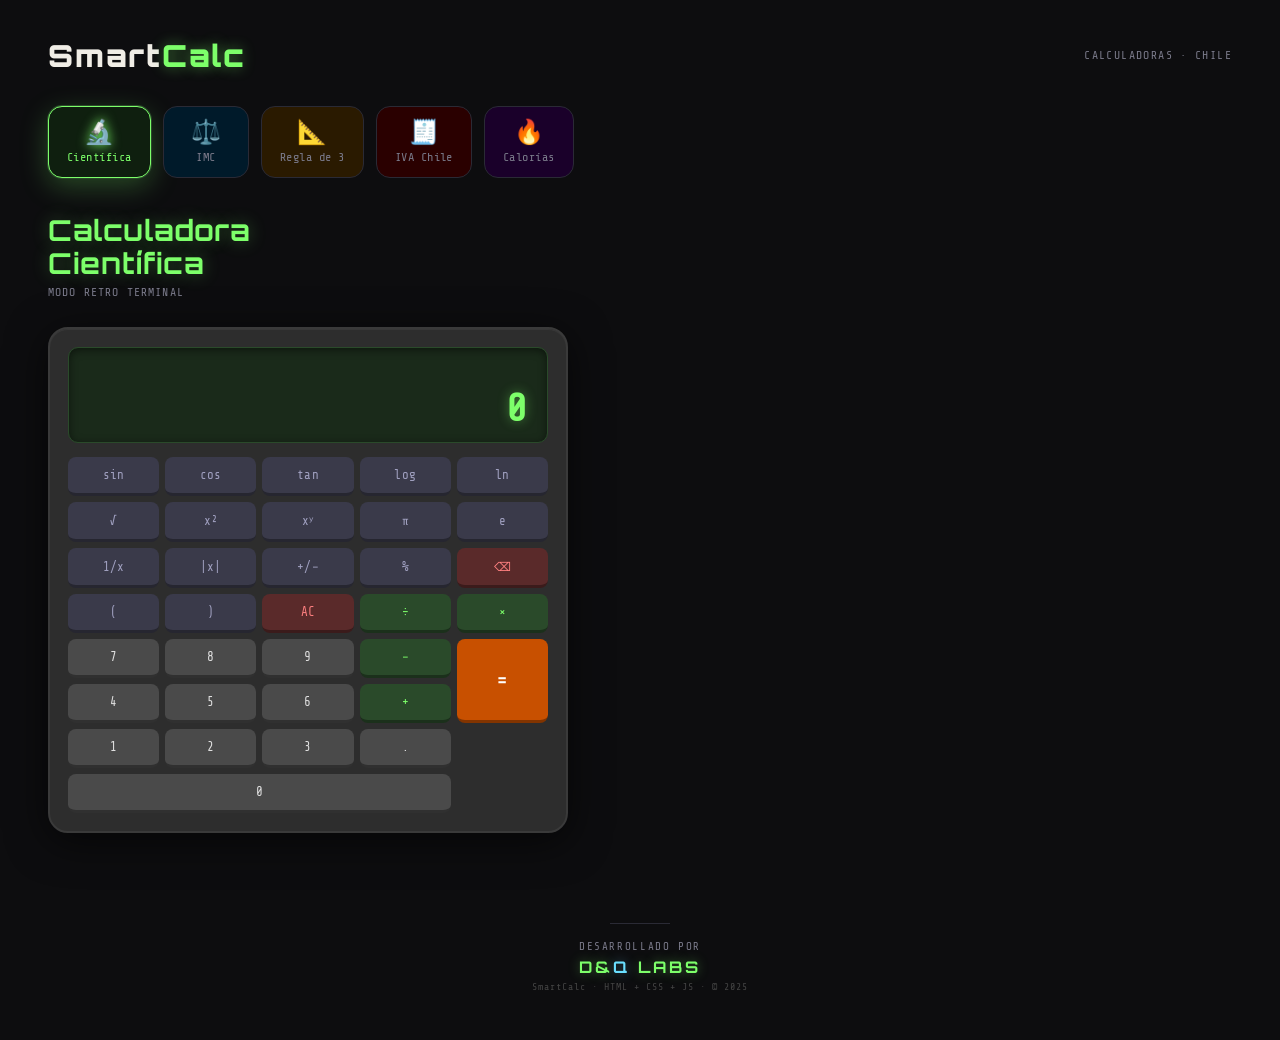
<file: smartcalc3.html>
<!DOCTYPE html>
<html lang="es">
<head>
<meta charset="UTF-8">
<meta name="viewport" content="width=device-width, initial-scale=1.0">
<title>SmartCalc — Calculadoras</title>
<link href="https://fonts.googleapis.com/css2?family=DM+Mono:wght@300;400;500&family=Orbitron:wght@700;900&family=Share+Tech+Mono&family=DM+Sans:wght@300;400;500&display=swap" rel="stylesheet">
<style>
  :root {
    --bg: #0d0d0f;
    --surface: #16161a;
    --surface2: #1e1e24;
    --border: #2a2a35;
    --accent:  #c8f04a;
    --accent2: #f04a8c;
    --accent3: #4af0c8;
    --accent4: #f0a84a;
    --accent5: #a84af0;
    --text: #f0ede6;
    --muted: #7a7a8a;
    --radius: 16px;
    --retro-green: #7dff6a;
    --retro-screen: #1a2a1a;
  }

  * { margin:0; padding:0; box-sizing:border-box; }

  body {
    background: var(--bg);
    color: var(--text);
    font-family: 'DM Sans', sans-serif;
    min-height: 100vh;
  }

  /* ══ HEADER ══ */
  header {
    padding: 36px 48px 0;
    display: flex;
    align-items: center;
    gap: 16px;
  }
  .logo {
    font-family: 'Orbitron', sans-serif;
    font-size: 1.9rem;
    font-weight: 900;
    letter-spacing: 2px;
    color: var(--text);
  }
  .logo span { color: var(--retro-green); text-shadow: 0 0 14px rgba(125,255,106,.45); }
  .tagline {
    font-family: 'Share Tech Mono', monospace;
    font-size: 0.72rem;
    color: var(--muted);
    margin-left: auto;
    letter-spacing: 0.12em;
    text-transform: uppercase;
  }

  /* ══ NAV — TARJETAS CON ÍCONO ══ */
  nav {
    padding: 32px 48px 0;
    display: flex;
    gap: 12px;
    flex-wrap: wrap;
  }
  .tab {
    display: flex;
    flex-direction: column;
    align-items: center;
    gap: 6px;
    padding: 14px 18px;
    border-radius: 14px;
    border: 1.5px solid transparent;
    background: var(--surface);
    color: var(--muted);
    font-family: 'Share Tech Mono', monospace;
    font-size: 0.75rem;
    cursor: pointer;
    transition: all 0.22s;
    min-width: 86px;
    letter-spacing: 0.04em;
    position: relative;
    overflow: hidden;
  }
  .tab::before {
    content: '';
    position: absolute;
    inset: 0;
    opacity: 0;
    transition: opacity .22s;
    border-radius: inherit;
  }
  .tab:hover { transform: translateY(-3px); color: var(--text); }
  .tab .ico { font-size: 1.5rem; line-height: 1; }
  .tab .lbl { line-height: 1; }

  /* Active states per tab — each with its own color */
  .tab[data-tab="cientifica"] { --tc: var(--retro-green); --tb: #2a4a2a; --tglow: rgba(125,255,106,.25); background: #0f1f0f; }
  .tab[data-tab="imc"]        { --tc: #6ae0ff;            --tb: #004a6a; --tglow: rgba(106,224,255,.25); background: #001a2a; }
  .tab[data-tab="regla3"]     { --tc: #ffca6a;            --tb: #6a4a00; --tglow: rgba(255,202,106,.25); background: #2a1a00; }
  .tab[data-tab="iva"]        { --tc: #ff6a6a;            --tb: #6a0000; --tglow: rgba(255,106,106,.25); background: #2a0000; }
  .tab[data-tab="calorias"]   { --tc: #c06aff;            --tb: #4a006a; --tglow: rgba(192,106,255,.25); background: #1a002a; }

  .tab { border-color: #2a2a35; }
  .tab:hover { border-color: var(--tc); color: var(--tc); box-shadow: 0 6px 24px var(--tglow); }
  .tab.active {
    border-color: var(--tc);
    color: var(--tc);
    box-shadow: 0 0 0 1px var(--tb), 0 8px 28px var(--tglow);
  }
  .tab.active .ico { filter: drop-shadow(0 0 6px var(--tc)); }

  /* ══ MAIN ══ */
  main { padding: 36px 48px 80px; }

  .panel { display:none; animation: fadeIn .3s ease; }
  .panel.active { display:block; }
  @keyframes fadeIn { from{opacity:0;transform:translateY(8px)} to{opacity:1;transform:none} }

  .panel-header { margin-bottom: 28px; }
  .panel-title {
    font-family: 'Orbitron', sans-serif;
    font-size: 1.8rem;
    font-weight: 700;
    letter-spacing: 1px;
    line-height: 1.15;
  }
  .panel-subtitle {
    font-family: 'Share Tech Mono', monospace;
    font-size: 0.72rem;
    color: var(--muted);
    margin-top: 6px;
    letter-spacing: 0.1em;
    text-transform: uppercase;
  }

  /* ══ CARDS ══ */
  .card {
    background: var(--surface);
    border: 1px solid var(--border);
    border-radius: var(--radius);
    padding: 28px;
    margin-bottom: 16px;
  }
  .two-col { display:grid; grid-template-columns:1fr 1fr; gap:16px; }
  @media(max-width:700px){ .two-col{ grid-template-columns:1fr } }

  /* ══ FORM ELEMENTS ══ */
  label {
    display:block;
    font-family:'Share Tech Mono',monospace;
    font-size:0.72rem;
    color:var(--muted);
    letter-spacing:0.1em;
    text-transform:uppercase;
    margin-bottom:8px;
  }
  input,select {
    width:100%;
    background:var(--surface2);
    border:1px solid var(--border);
    border-radius:10px;
    padding:12px 16px;
    color:var(--text);
    font-family:'Share Tech Mono',monospace;
    font-size:1rem;
    outline:none;
    transition:border-color .2s;
  }
  input:focus,select:focus { border-color:var(--accent); }
  select option { background:var(--surface2); }
  .field { margin-bottom:16px; }

  /* ══ ACTION BUTTONS ══ */
  .btn {
    display:inline-block;
    padding:13px 28px;
    border-radius:10px;
    border:none;
    cursor:pointer;
    font-family:'Share Tech Mono',monospace;
    font-size:0.85rem;
    font-weight:500;
    letter-spacing:0.06em;
    transition:all .18s;
  }
  .btn-primary  { background:var(--accent);  color:#0d0d0f; }
  .btn-primary:hover { filter:brightness(1.1); transform:translateY(-1px); }
  .btn-secondary { background:var(--surface2); color:var(--muted); border:1px solid var(--border); }
  .btn-secondary:hover { color:var(--text); border-color:var(--text); }
  .btn-row { display:flex; gap:10px; margin-top:8px; flex-wrap:wrap; }
  .btn-imc    { background:#6ae0ff; color:#001a2a; }
  .btn-regla3 { background:#ffca6a; color:#2a1a00; }
  .btn-iva    { background:#ff6a6a; color:#2a0000; }
  .btn-cal    { background:#c06aff; color:#fff; }

  /* ══ RESULT BOX ══ */
  .result-box {
    background:var(--surface2);
    border:1px solid var(--border);
    border-radius:var(--radius);
    padding:24px 28px;
    margin-top:20px;
    display:none;
  }
  .result-box.show { display:block; animation:fadeIn .25s ease; }
  .result-label {
    font-family:'Share Tech Mono',monospace;
    font-size:0.7rem;
    color:var(--muted);
    letter-spacing:0.12em;
    text-transform:uppercase;
    margin-bottom:4px;
  }
  .result-value {
    font-family:'Orbitron',sans-serif;
    font-size:2.2rem;
    font-weight:700;
    letter-spacing:-1px;
  }
  .result-note { font-size:0.85rem; color:var(--muted); margin-top:6px; }

  /* ══ SCIENTIFIC — RETRO TERMINAL STYLE ══ */
  .sci-wrap {
    max-width: 520px;
    background: #2d2d2d;
    border-radius: 20px;
    padding: 18px;
    border: 2px solid #3a3a3a;
    box-shadow: 0 8px 40px rgba(0,0,0,.6), inset 0 1px 0 rgba(255,255,255,.05);
  }

  /* Screen */
  .sci-screen {
    background: var(--retro-screen);
    border-radius: 10px;
    padding: 16px 18px 12px;
    margin-bottom: 14px;
    border: 1px solid #2a4a2a;
    min-height: 96px;
    display: flex;
    flex-direction: column;
    justify-content: flex-end;
    align-items: flex-end;
    box-shadow: inset 0 2px 8px rgba(0,0,0,.5);
  }
  .sci-expr {
    font-family: 'Share Tech Mono', monospace;
    font-size: 0.82rem;
    color: #4a8a4a;
    min-height: 18px;
    word-break: break-all;
    text-align: right;
    width: 100%;
  }
  .sci-num {
    font-family: 'Share Tech Mono', monospace;
    font-size: 2.4rem;
    font-weight: 700;
    color: var(--retro-green);
    text-shadow: 0 0 12px rgba(125,255,106,.4);
    word-break: break-all;
    text-align: right;
    width: 100%;
    letter-spacing: 2px;
  }

  /* Button grid — 5 cols, = spans right */
  .sci-grid {
    display: grid;
    grid-template-columns: repeat(5, 1fr);
    gap: 6px;
  }
  .sb {
    border: none;
    border-radius: 8px;
    padding: 11px 4px;
    font-family: 'Share Tech Mono', monospace;
    font-size: 0.78rem;
    cursor: pointer;
    transition: filter .12s, transform .1s;
    border-bottom: 3px solid rgba(0,0,0,.35);
    letter-spacing: .02em;
    text-align: center;
  }
  .sb:active { transform:scale(.93); filter:brightness(.85); }

  .sb.fn  { background:#3a3a4a; color:#a0a0c0; }
  .sb.fn:hover  { background:#44445a; }
  .sb.num { background:#4a4a4a; color:#e0e0e0; }
  .sb.num:hover { background:#555; }
  .sb.op  { background:#2a4a2a; color:var(--retro-green); }
  .sb.op:hover  { background:#335a33; }
  .sb.eq  { background:#c85000; color:#fff; font-weight:700; font-size:1.1rem; }
  .sb.eq:hover  { background:#d96010; }
  .sb.del { background:#5a2a2a; color:#ff8080; }
  .sb.del:hover { background:#6a3535; }
  .sb.zero { grid-column: span 2; }

  /* ══ IMC ══ */
  .imc-bar-wrap { margin-top:16px; background:var(--surface2); border-radius:100px; height:12px; position:relative; overflow:visible; }
  .imc-bar { background:linear-gradient(90deg,#4af0c8 0%,#c8f04a 35%,#f0a84a 65%,#f04a8c 100%); border-radius:100px; height:100%; }
  .imc-marker { position:absolute; top:-4px; width:20px; height:20px; background:#fff; border-radius:50%; border:3px solid #0d0d0f; box-shadow:0 0 0 2px var(--accent2); transform:translateX(-50%); transition:left .4s cubic-bezier(.34,1.56,.64,1); }

  /* ══ MACRO GRID ══ */
  .macro-grid { display:grid; grid-template-columns:repeat(3,1fr); gap:12px; margin-top:14px; }
  .macro-card { background:var(--surface); border:1px solid var(--border); border-radius:12px; padding:14px; text-align:center; }
  .macro-val  { font-family:'Orbitron',sans-serif; font-size:1.1rem; color:var(--text); }
  .macro-lbl  { font-size:0.7rem; color:var(--muted); margin-top:4px; font-family:'Share Tech Mono',monospace; text-transform:uppercase; letter-spacing:.08em; }

  /* ══ IVA ══ */
  .iva-row { display:flex; justify-content:space-between; padding:10px 0; border-bottom:1px solid var(--border); font-family:'Share Tech Mono',monospace; font-size:.88rem; }
  .iva-row:last-child { border-bottom:none; }
  .iva-row .lbl { color:var(--muted); }

  /* ══ RADIO ══ */
  .radio-group { display:flex; gap:10px; flex-wrap:wrap; }
  .radio-btn { padding:9px 18px; border-radius:100px; border:1px solid var(--border); background:transparent; color:var(--muted); font-family:'Share Tech Mono',monospace; font-size:.78rem; cursor:pointer; transition:all .18s; }
  .radio-btn.sel { border-color:var(--accent5); color:var(--accent5); background:rgba(168,74,240,.1); }

  /* ══ FOOTER ══ */
  footer {
    text-align: center;
    padding: 0 0 48px;
  }
  .footer-brand {
    display: inline-flex;
    flex-direction: column;
    align-items: center;
    gap: 4px;
  }
  .footer-dev {
    font-family: 'Share Tech Mono', monospace;
    font-size: 0.68rem;
    color: var(--muted);
    letter-spacing: 0.15em;
    text-transform: uppercase;
  }
  .footer-name {
    font-family: 'Orbitron', sans-serif;
    font-size: 1rem;
    font-weight: 700;
    letter-spacing: 3px;
    color: var(--retro-green);
    text-shadow: 0 0 12px rgba(125,255,106,.4);
  }
  .footer-name span { color: #6ae0ff; text-shadow: 0 0 12px rgba(106,224,255,.4); }
  .footer-line {
    width: 60px;
    height: 1px;
    background: var(--border);
    margin: 10px auto 10px;
  }
  .footer-copy {
    font-family: 'Share Tech Mono', monospace;
    font-size: 0.62rem;
    color: #444;
    letter-spacing: 0.1em;
  }
</style>
</head>
<body>

<header>
  <div class="logo">Smart<span>Calc</span></div>
  <div class="tagline">Calculadoras · Chile</div>
</header>

<nav>
  <button class="tab active" data-tab="cientifica">
    <span class="ico">🔬</span>
    <span class="lbl">Científica</span>
  </button>
  <button class="tab" data-tab="imc">
    <span class="ico">⚖️</span>
    <span class="lbl">IMC</span>
  </button>
  <button class="tab" data-tab="regla3">
    <span class="ico">📐</span>
    <span class="lbl">Regla de 3</span>
  </button>
  <button class="tab" data-tab="iva">
    <span class="ico">🧾</span>
    <span class="lbl">IVA Chile</span>
  </button>
  <button class="tab" data-tab="calorias">
    <span class="ico">🔥</span>
    <span class="lbl">Calorías</span>
  </button>
</nav>

<main>

  <!-- ══════════════════════════════════════ -->
  <!-- 1. CIENTÍFICA — RETRO TERMINAL        -->
  <!-- ══════════════════════════════════════ -->
  <div class="panel active" id="panel-cientifica">
    <div class="panel-header">
      <div class="panel-title" style="color:var(--retro-green);text-shadow:0 0 18px rgba(125,255,106,.3)">Calculadora<br>Científica</div>
      <div class="panel-subtitle">Modo retro terminal</div>
    </div>
    <div class="sci-wrap">
      <div class="sci-screen">
        <div class="sci-expr" id="sci-expr"></div>
        <div class="sci-num"  id="sci-num">0</div>
      </div>
      <div class="sci-grid">
        <!-- Fila 1: funciones científicas -->
        <button class="sb fn" onclick="sciFn('sin(')">sin</button>
        <button class="sb fn" onclick="sciFn('cos(')">cos</button>
        <button class="sb fn" onclick="sciFn('tan(')">tan</button>
        <button class="sb fn" onclick="sciFn('log(')">log</button>
        <button class="sb fn" onclick="sciFn('ln(')">ln</button>
        <!-- Fila 2 -->
        <button class="sb fn" onclick="sciFn('sqrt(')">√</button>
        <button class="sb fn" onclick="sciFn('**2')">x²</button>
        <button class="sb fn" onclick="sciFn('**')">xʸ</button>
        <button class="sb fn" onclick="sciFn('Math.PI')">π</button>
        <button class="sb fn" onclick="sciFn('Math.E')">e</button>
        <!-- Fila 3 -->
        <button class="sb fn" onclick="sciFn('1/')">1/x</button>
        <button class="sb fn" onclick="sciFn('abs(')">|x|</button>
        <button class="sb fn" onclick="sciToggleSign()">+/−</button>
        <button class="sb fn" onclick="sciFn('%')">%</button>
        <button class="sb del" onclick="sciDel()">⌫</button>
        <!-- Fila 4 -->
        <button class="sb fn" onclick="sciFn('(')">(</button>
        <button class="sb fn" onclick="sciFn(')')">)</button>
        <button class="sb del" onclick="sciClear()">AC</button>
        <button class="sb op" onclick="sciFn('/')">÷</button>
        <button class="sb op" onclick="sciFn('*')">×</button>
        <!-- Fila 5: 7 8 9 − + | = (derecha, 2 rows) -->
        <button class="sb num" onclick="sciFn('7')">7</button>
        <button class="sb num" onclick="sciFn('8')">8</button>
        <button class="sb num" onclick="sciFn('9')">9</button>
        <button class="sb op"  onclick="sciFn('-')">−</button>
        <button class="sb eq"  onclick="sciEqual()" style="grid-row:span 2">=</button>
        <!-- Fila 6: 4 5 6 + -->
        <button class="sb num" onclick="sciFn('4')">4</button>
        <button class="sb num" onclick="sciFn('5')">5</button>
        <button class="sb num" onclick="sciFn('6')">6</button>
        <button class="sb op"  onclick="sciFn('+')">+</button>
        <!-- Fila 7: 1 2 3 -->
        <button class="sb num" onclick="sciFn('1')">1</button>
        <button class="sb num" onclick="sciFn('2')">2</button>
        <button class="sb num" onclick="sciFn('3')">3</button>
        <button class="sb num" onclick="sciFn('.')">.</button>
        <!-- Fila 8: 0 (span 2) + . -->
        <button class="sb num zero" onclick="sciFn('0')" style="grid-column:span 4">0</button>
      </div>
    </div>
  </div>

  <!-- ══════════════════════════════════════ -->
  <!-- 2. IMC                                -->
  <!-- ══════════════════════════════════════ -->
  <div class="panel" id="panel-imc">
    <div class="panel-header">
      <div class="panel-title" style="color:#6ae0ff">Índice de Masa<br>Corporal</div>
      <div class="panel-subtitle">Peso / Talla²</div>
    </div>
    <div class="two-col" style="max-width:700px">
      <div class="card">
        <div class="field"><label>Peso (kg)</label><input type="number" id="imc-peso" placeholder="ej. 70" min="1"></div>
        <div class="field"><label>Altura (cm)</label><input type="number" id="imc-altura" placeholder="ej. 170" min="1"></div>
        <div class="field"><label>Edad</label><input type="number" id="imc-edad" placeholder="ej. 30" min="1"></div>
        <div class="field"><label>Sexo</label><select id="imc-sexo"><option value="m">Masculino</option><option value="f">Femenino</option></select></div>
        <div class="btn-row">
          <button class="btn btn-imc" onclick="calcIMC()">Calcular IMC</button>
          <button class="btn btn-secondary" onclick="clearIMC()">Limpiar</button>
        </div>
      </div>
      <div>
        <div class="result-box" id="imc-result">
          <div class="result-label">Tu IMC</div>
          <div class="result-value" id="imc-val" style="color:#6ae0ff">—</div>
          <div class="result-note" id="imc-cat">—</div>
          <div class="imc-bar-wrap" style="margin-top:20px">
            <div class="imc-bar"></div>
            <div class="imc-marker" id="imc-marker" style="left:0%"></div>
          </div>
          <div style="display:flex;justify-content:space-between;margin-top:6px;font-family:'Share Tech Mono',monospace;font-size:.65rem;color:var(--muted)">
            <span>16</span><span>18.5</span><span>25</span><span>30</span><span>40</span>
          </div>
        </div>
        <div class="card">
          <div class="result-label" style="margin-bottom:12px">Clasificación OMS</div>
          <div style="font-family:'Share Tech Mono',monospace;font-size:.76rem;color:var(--muted);line-height:2">
            <span style="color:var(--accent3)">●</span> &lt;18.5 — Bajo peso<br>
            <span style="color:var(--accent)">●</span> 18.5–24.9 — Normal<br>
            <span style="color:var(--accent4)">●</span> 25–29.9 — Sobrepeso<br>
            <span style="color:var(--accent2)">●</span> ≥30 — Obesidad
          </div>
        </div>
      </div>
    </div>
  </div>

  <!-- ══════════════════════════════════════ -->
  <!-- 3. REGLA DE 3                         -->
  <!-- ══════════════════════════════════════ -->
  <div class="panel" id="panel-regla3">
    <div class="panel-header">
      <div class="panel-title" style="color:#ffca6a">Regla de Tres</div>
      <div class="panel-subtitle">Proporciones directas e inversas</div>
    </div>
    <div style="max-width:560px">
      <div class="card">
        <div class="field"><label>Tipo de proporción</label>
          <select id="r3-tipo">
            <option value="directa">Directa (más → más)</option>
            <option value="inversa">Inversa (más → menos)</option>
          </select>
        </div>
        <div style="display:grid;grid-template-columns:1fr auto 1fr;align-items:center;gap:12px;margin-bottom:16px">
          <div><label>A</label><input type="number" id="r3-a" placeholder="ej. 5"></div>
          <div style="text-align:center;font-size:1.4rem;color:var(--muted);margin-top:20px">→</div>
          <div><label>B</label><input type="number" id="r3-b" placeholder="ej. 10"></div>
        </div>
        <div style="display:grid;grid-template-columns:1fr auto 1fr;align-items:center;gap:12px;margin-bottom:16px">
          <div><label>C</label><input type="number" id="r3-c" placeholder="ej. 3"></div>
          <div style="text-align:center;font-size:1.4rem;color:#ffca6a;margin-top:20px">→</div>
          <div><label>X (incógnita)</label><input type="text" id="r3-x" placeholder="?" readonly style="color:#ffca6a"></div>
        </div>
        <div class="btn-row">
          <button class="btn btn-regla3" onclick="calcRegla3()">Calcular X</button>
          <button class="btn btn-secondary" onclick="clearR3()">Limpiar</button>
        </div>
        <div class="result-box" id="r3-result">
          <div class="result-label">Resultado</div>
          <div class="result-value" id="r3-val" style="color:#ffca6a">—</div>
          <div class="result-note" id="r3-formula">—</div>
        </div>
      </div>
    </div>
  </div>

  <!-- ══════════════════════════════════════ -->
  <!-- 4. IVA CHILE                          -->
  <!-- ══════════════════════════════════════ -->
  <div class="panel" id="panel-iva">
    <div class="panel-header">
      <div class="panel-title" style="color:#ff6a6a">Calculadora<br>de IVA Chile</div>
      <div class="panel-subtitle">IVA 19% · SII Chile</div>
    </div>
    <div style="max-width:560px">
      <div class="card">
        <div class="field"><label>Tipo de cálculo</label>
          <select id="iva-tipo">
            <option value="agregar">Agregar IVA (precio neto → con IVA)</option>
            <option value="descontar">Descontar IVA (precio con IVA → neto)</option>
          </select>
        </div>
        <div class="field"><label>Monto ($)</label><input type="number" id="iva-monto" placeholder="ej. 100000" min="0"></div>
        <div class="field"><label>Tasa IVA (%)</label><input type="number" id="iva-tasa" value="19" min="0" max="100"></div>
        <div class="btn-row">
          <button class="btn btn-iva" onclick="calcIVA()">Calcular</button>
          <button class="btn btn-secondary" onclick="clearIVA()">Limpiar</button>
        </div>
        <div class="result-box" id="iva-result">
          <div class="iva-row"><span class="lbl">Precio neto</span><span class="val" id="iva-neto">—</span></div>
          <div class="iva-row"><span class="lbl">IVA (19%)</span><span class="val" id="iva-iva">—</span></div>
          <div class="iva-row" style="margin-top:4px">
            <span style="color:var(--text);font-family:'Share Tech Mono',monospace;font-size:.9rem">Total</span>
            <span class="result-value" id="iva-total" style="font-size:1.6rem;color:#ff6a6a">—</span>
          </div>
        </div>
      </div>
    </div>
  </div>

  <!-- ══════════════════════════════════════ -->
  <!-- 5. CALORÍAS                           -->
  <!-- ══════════════════════════════════════ -->
  <div class="panel" id="panel-calorias">
    <div class="panel-header">
      <div class="panel-title" style="color:#c06aff">Calculadora<br>de Calorías</div>
      <div class="panel-subtitle">TMB · Mifflin-St Jeor</div>
    </div>
    <div class="two-col" style="max-width:800px">
      <div class="card">
        <div class="field">
          <label>Sexo</label>
          <div class="radio-group">
            <button class="radio-btn sel" id="cal-m" onclick="selSexo('m')">Masculino</button>
            <button class="radio-btn" id="cal-f" onclick="selSexo('f')">Femenino</button>
          </div>
        </div>
        <div class="field"><label>Edad (años)</label><input type="number" id="cal-edad" placeholder="ej. 30" min="1"></div>
        <div class="field"><label>Peso (kg)</label><input type="number" id="cal-peso" placeholder="ej. 70" min="1"></div>
        <div class="field"><label>Altura (cm)</label><input type="number" id="cal-altura" placeholder="ej. 170" min="1"></div>
        <div class="field"><label>Nivel de actividad</label>
          <select id="cal-actividad">
            <option value="1.2">Sedentario (sin ejercicio)</option>
            <option value="1.375">Ligero (1–3 días/sem)</option>
            <option value="1.55" selected>Moderado (3–5 días/sem)</option>
            <option value="1.725">Activo (6–7 días/sem)</option>
            <option value="1.9">Muy activo (trabajo físico)</option>
          </select>
        </div>
        <div class="field"><label>Objetivo</label>
          <select id="cal-objetivo">
            <option value="perder">Perder peso (déficit 500 kcal)</option>
            <option value="mantener" selected>Mantener peso</option>
            <option value="ganar">Ganar músculo (superávit 300 kcal)</option>
          </select>
        </div>
        <div class="btn-row">
          <button class="btn btn-cal" onclick="calcCalorias()">Calcular</button>
          <button class="btn btn-secondary" onclick="clearCal()">Limpiar</button>
        </div>
      </div>
      <div>
        <div class="result-box" id="cal-result">
          <div class="result-label">Calorías diarias recomendadas</div>
          <div class="result-value" id="cal-val" style="color:#c06aff">—</div>
          <div class="result-note" id="cal-note">—</div>
          <div class="macro-grid">
            <div class="macro-card"><div class="macro-val" id="cal-carb" style="color:var(--accent4)">—</div><div class="macro-lbl">Carbos (g)</div></div>
            <div class="macro-card"><div class="macro-val" id="cal-prot" style="color:var(--accent3)">—</div><div class="macro-lbl">Proteína (g)</div></div>
            <div class="macro-card"><div class="macro-val" id="cal-gras" style="color:var(--accent2)">—</div><div class="macro-lbl">Grasas (g)</div></div>
          </div>
        </div>
        <div class="card">
          <div class="result-label" style="margin-bottom:10px">Distribución macros</div>
          <div style="font-family:'Share Tech Mono',monospace;font-size:.76rem;color:var(--muted);line-height:2">
            <span style="color:var(--accent4)">●</span> Carbohidratos 50%<br>
            <span style="color:var(--accent3)">●</span> Proteínas 25%<br>
            <span style="color:var(--accent2)">●</span> Grasas 25%
          </div>
        </div>
      </div>
    </div>
  </div>

</main>

<!-- ══ FOOTER D&Q LABS ══ -->
<footer>
  <div class="footer-line"></div>
  <div class="footer-brand">
    <div class="footer-dev">Desarrollado por</div>
    <div class="footer-name">D&amp;<span>Q</span> LABS</div>
    <div class="footer-copy">SmartCalc · HTML + CSS + JS · © 2025</div>
  </div>
</footer>

<script>
/* ── TABS ── */
document.querySelectorAll('.tab').forEach(btn => {
  btn.addEventListener('click', () => {
    document.querySelectorAll('.tab').forEach(b => b.classList.remove('active'));
    document.querySelectorAll('.panel').forEach(p => p.classList.remove('active'));
    btn.classList.add('active');
    document.getElementById('panel-' + btn.dataset.tab).classList.add('active');
  });
});

/* ── HELPERS ── */
const fmt    = n => new Intl.NumberFormat('es-CL').format(Math.round(n));
const fmtCLP = n => '$ ' + fmt(n);

/* ══ CIENTÍFICA ══ */
let sciExpr = '', sciDisplay = '0', sciJustEvaled = false;

function updateSciDisplay(){
  document.getElementById('sci-num').textContent  = sciDisplay;
  document.getElementById('sci-expr').textContent = sciExpr;
}
function sciFn(v){
  if(sciJustEvaled){
    if(['sin(','cos(','tan(','log(','ln(','sqrt(','abs(','1/'].includes(v)){
      sciExpr = v; sciDisplay = v;
    } else if(['+','-','*','/','**','%'].includes(v)){
      sciExpr = sciDisplay + v;
    } else { sciExpr = v; sciDisplay = v; }
    sciJustEvaled = false;
  } else { sciExpr += v; sciDisplay = sciExpr; }
  updateSciDisplay();
}
function sciDel(){ if(sciJustEvaled){sciClear();return;} sciExpr=sciExpr.slice(0,-1); sciDisplay=sciExpr||'0'; updateSciDisplay(); }
function sciClear(){ sciExpr=''; sciDisplay='0'; sciJustEvaled=false; updateSciDisplay(); }
function sciToggleSign(){ sciExpr=sciExpr.startsWith('-')?sciExpr.slice(1):'-'+sciExpr; sciDisplay=sciExpr; updateSciDisplay(); }
function sciEqual(){
  try {
    let expr = sciExpr
      .replace(/sin\(/g,'Math.sin(').replace(/cos\(/g,'Math.cos(').replace(/tan\(/g,'Math.tan(')
      .replace(/log\(/g,'Math.log10(').replace(/ln\(/g,'Math.log(')
      .replace(/sqrt\(/g,'Math.sqrt(').replace(/abs\(/g,'Math.abs(');
    expr = expr.replace(/Math\.(sin|cos|tan)\(([^)]+)\)/g,(_,fn,arg)=>`Math.${fn}((${arg})*Math.PI/180)`);
    let result = Function('"use strict";return('+expr+')')();
    if(!isFinite(result)) throw new Error();
    sciExpr = sciDisplay + ' =';
    sciDisplay = parseFloat(result.toFixed(10)).toString();
    sciJustEvaled = true;
    updateSciDisplay();
  } catch(e){ sciDisplay='ERROR'; updateSciDisplay(); sciExpr=''; sciJustEvaled=true; }
}

/* ══ IMC ══ */
function calcIMC(){
  const p=parseFloat(document.getElementById('imc-peso').value);
  const h=parseFloat(document.getElementById('imc-altura').value)/100;
  if(!p||!h){alert('Ingresa peso y altura válidos.');return;}
  const imc=p/(h*h);
  let cat='',color='';
  if(imc<16){cat='⚠ Desnutrición severa';color='#4af0c8';}
  else if(imc<18.5){cat='↓ Bajo peso';color='#4af0c8';}
  else if(imc<25){cat='✓ Peso normal';color='var(--accent)';}
  else if(imc<30){cat='↑ Sobrepeso';color='var(--accent4)';}
  else if(imc<35){cat='▲ Obesidad grado I';color='var(--accent2)';}
  else if(imc<40){cat='▲▲ Obesidad grado II';color='var(--accent2)';}
  else{cat='▲▲▲ Obesidad mórbida';color='var(--accent2)';}
  document.getElementById('imc-val').textContent=imc.toFixed(1);
  document.getElementById('imc-val').style.color=color;
  document.getElementById('imc-cat').textContent=cat;
  const pct=Math.min(100,Math.max(0,((imc-16)/(40-16))*100));
  document.getElementById('imc-marker').style.left=pct+'%';
  document.getElementById('imc-result').classList.add('show');
}
function clearIMC(){ ['imc-peso','imc-altura','imc-edad'].forEach(id=>document.getElementById(id).value=''); document.getElementById('imc-result').classList.remove('show'); }

/* ══ REGLA DE 3 ══ */
function calcRegla3(){
  const a=parseFloat(document.getElementById('r3-a').value);
  const b=parseFloat(document.getElementById('r3-b').value);
  const c=parseFloat(document.getElementById('r3-c').value);
  const tipo=document.getElementById('r3-tipo').value;
  if(!a||!b||!c){alert('Completa los valores A, B y C.');return;}
  let x,formula;
  if(tipo==='directa'){x=(b*c)/a;formula=`Si ${a} → ${b}, entonces ${c} → X = (${b} × ${c}) ÷ ${a}`;}
  else{x=(a*b)/c;formula=`Inversa: Si ${a} → ${b}, entonces ${c} → X = (${a} × ${b}) ÷ ${c}`;}
  document.getElementById('r3-x').value=parseFloat(x.toFixed(6));
  document.getElementById('r3-val').textContent=parseFloat(x.toFixed(6));
  document.getElementById('r3-formula').textContent=formula;
  document.getElementById('r3-result').classList.add('show');
}
function clearR3(){ ['r3-a','r3-b','r3-c','r3-x'].forEach(id=>document.getElementById(id).value=''); document.getElementById('r3-result').classList.remove('show'); }

/* ══ IVA ══ */
function calcIVA(){
  const monto=parseFloat(document.getElementById('iva-monto').value);
  const tasa=parseFloat(document.getElementById('iva-tasa').value)/100;
  const tipo=document.getElementById('iva-tipo').value;
  if(!monto||isNaN(monto)){alert('Ingresa un monto válido.');return;}
  let neto,iva,total;
  if(tipo==='agregar'){neto=monto;iva=neto*tasa;total=neto+iva;}
  else{total=monto;neto=total/(1+tasa);iva=total-neto;}
  const pct=(tasa*100).toFixed(0);
  document.getElementById('iva-neto').textContent=fmtCLP(neto);
  document.getElementById('iva-iva').textContent=fmtCLP(iva);
  document.querySelector('#iva-result .iva-row:nth-child(2) .lbl').textContent=`IVA (${pct}%)`;
  document.getElementById('iva-total').textContent=fmtCLP(total);
  document.getElementById('iva-result').classList.add('show');
}
function clearIVA(){ document.getElementById('iva-monto').value=''; document.getElementById('iva-result').classList.remove('show'); }

/* ══ CALORÍAS ══ */
let calSexo='m';
function selSexo(s){ calSexo=s; document.getElementById('cal-m').classList.toggle('sel',s==='m'); document.getElementById('cal-f').classList.toggle('sel',s==='f'); }
function calcCalorias(){
  const edad=parseFloat(document.getElementById('cal-edad').value);
  const peso=parseFloat(document.getElementById('cal-peso').value);
  const altura=parseFloat(document.getElementById('cal-altura').value);
  const act=parseFloat(document.getElementById('cal-actividad').value);
  const obj=document.getElementById('cal-objetivo').value;
  if(!edad||!peso||!altura){alert('Completa todos los campos.');return;}
  let tmb=calSexo==='m'?10*peso+6.25*altura-5*edad+5:10*peso+6.25*altura-5*edad-161;
  let tdee=tmb*act;
  if(obj==='perder')tdee-=500;
  if(obj==='ganar')tdee+=300;
  const carb=Math.round(tdee*.50/4),prot=Math.round(tdee*.25/4),gras=Math.round(tdee*.25/9);
  const notes={perder:'Déficit de 500 kcal · bajar ~0.5 kg/sem',mantener:'Ingesta de mantenimiento',ganar:'Superávit de 300 kcal · ganancia muscular'};
  document.getElementById('cal-val').textContent=Math.round(tdee)+' kcal';
  document.getElementById('cal-note').textContent=notes[obj];
  document.getElementById('cal-carb').textContent=carb+'g';
  document.getElementById('cal-prot').textContent=prot+'g';
  document.getElementById('cal-gras').textContent=gras+'g';
  document.getElementById('cal-result').classList.add('show');
}
function clearCal(){ ['cal-edad','cal-peso','cal-altura'].forEach(id=>document.getElementById(id).value=''); document.getElementById('cal-result').classList.remove('show'); }
</script>
</body>
</html>
</file>
<file: smartcalc/styles.css>
/* ═══════════════════════════════════════════════════════
   SmartCalc v2.0 · styles.css
   Diseño: Cyberpunk Minimalista + Glassmorphism
   Autor: ThePoorLabs
   Arquitectura: CSS Variables + BEM + Mobile-first
═══════════════════════════════════════════════════════ */

/* ─────────────────────────────────────────────
   1. DESIGN TOKENS / CSS VARIABLES
───────────────────────────────────────────── */
:root {
  /* Paleta base */
  --bg-deep:    #050508;
  --bg-base:    #080810;
  --bg-surface: #0d0d1a;
  --bg-raised:  #121228;
  --bg-glass:   rgba(255,255,255,0.04);
  --bg-glass-hover: rgba(255,255,255,0.07);

  /* Bordes */
  --border-dim:    rgba(255,255,255,0.06);
  --border-subtle: rgba(255,255,255,0.10);
  --border-bright: rgba(255,255,255,0.20);

  /* Colores de acento */
  --c-green:   #7dff6a;
  --c-cyan:    #6ae0ff;
  --c-amber:   #ffca6a;
  --c-red:     #ff6a6a;
  --c-purple:  #c06aff;
  --c-pink:    #ff6ab4;

  /* Glow por calculadora */
  --glow-cientifica: rgba(125,255,106,0.20);
  --glow-imc:        rgba(106,224,255,0.20);
  --glow-iva:        rgba(255,106,106,0.20);
  --glow-regla3:     rgba(255,202,106,0.20);
  --glow-calorias:   rgba(192,106,255,0.20);
  --glow-porcentaje: rgba(125,255,106,0.20);
  --glow-interes:    rgba(106,224,255,0.20);
  --glow-ohm:        rgba(255,202,106,0.20);

  /* Texto */
  --text-primary:   #e8e8f8;
  --text-secondary: #8888aa;
  --text-dim:       #44445a;

  /* Tipografía */
  --font-display: 'Syne', sans-serif;
  --font-mono:    'JetBrains Mono', monospace;
  --font-body:    'Inter', sans-serif;

  /* Espaciado */
  --space-xs:  4px;
  --space-sm:  8px;
  --space-md:  16px;
  --space-lg:  24px;
  --space-xl:  40px;
  --space-2xl: 64px;

  /* Radios */
  --r-sm: 8px;
  --r-md: 12px;
  --r-lg: 18px;
  --r-xl: 24px;

  /* Transiciones */
  --ease-out:  cubic-bezier(0.16, 1, 0.3, 1);
  --ease-back: cubic-bezier(0.34, 1.56, 0.64, 1);
  --t-fast: 150ms;
  --t-mid:  250ms;
  --t-slow: 400ms;

  /* Layout */
  --container-max: 1200px;
  --container-pad: clamp(16px, 5vw, 48px);
}

/* ─────────────────────────────────────────────
   2. RESET + BASE
───────────────────────────────────────────── */
*, *::before, *::after { margin:0; padding:0; box-sizing:border-box; }

html {
  scroll-behavior: smooth;
  font-size: 16px;
  -webkit-text-size-adjust: 100%;
}

body {
  background: var(--bg-deep);
  color: var(--text-primary);
  font-family: var(--font-body);
  font-weight: 400;
  line-height: 1.6;
  min-height: 100vh;
  overflow-x: hidden;
  -webkit-font-smoothing: antialiased;
  -moz-osx-font-smoothing: grayscale;
}

/* ─────────────────────────────────────────────
   3. FONDO ANIMADO
───────────────────────────────────────────── */
.bg-grid {
  position: fixed;
  inset: 0;
  pointer-events: none;
  z-index: 0;
  background-image:
    linear-gradient(rgba(125,255,106,0.03) 1px, transparent 1px),
    linear-gradient(90deg, rgba(125,255,106,0.03) 1px, transparent 1px);
  background-size: 48px 48px;
  mask-image: radial-gradient(ellipse 80% 60% at 50% 0%, black 40%, transparent 100%);
}

.bg-glow {
  position: fixed;
  pointer-events: none;
  z-index: 0;
  border-radius: 50%;
  filter: blur(120px);
  opacity: 0.35;
  animation: glow-drift 12s ease-in-out infinite alternate;
}
.bg-glow--1 {
  width: 600px; height: 600px;
  background: radial-gradient(circle, rgba(125,255,106,0.15) 0%, transparent 70%);
  top: -200px; left: -100px;
}
.bg-glow--2 {
  width: 500px; height: 500px;
  background: radial-gradient(circle, rgba(106,224,255,0.12) 0%, transparent 70%);
  bottom: -150px; right: -100px;
  animation-delay: -6s;
}
@keyframes glow-drift {
  from { transform: translate(0, 0) scale(1); }
  to   { transform: translate(30px, 20px) scale(1.08); }
}

/* ─────────────────────────────────────────────
   4. LAYOUT HELPERS
───────────────────────────────────────────── */
.container {
  max-width: var(--container-max);
  margin: 0 auto;
  padding-inline: var(--container-pad);
  position: relative;
  z-index: 1;
}

/* ─────────────────────────────────────────────
   5. HEADER
───────────────────────────────────────────── */
.site-header {
  padding-block: 28px;
  border-bottom: 1px solid var(--border-dim);
  backdrop-filter: blur(20px);
  -webkit-backdrop-filter: blur(20px);
  position: sticky;
  top: 0;
  z-index: 100;
  background: rgba(5,5,8,0.80);
}

.header-inner {
  display: flex;
  align-items: center;
  gap: var(--space-md);
}

.logo {
  display: flex;
  align-items: center;
  gap: 10px;
  text-decoration: none;
  color: inherit;
}
.logo-icon {
  font-size: 1.4rem;
  filter: drop-shadow(0 0 8px var(--c-green));
  animation: pulse-icon 3s ease-in-out infinite;
}
@keyframes pulse-icon {
  0%,100% { filter: drop-shadow(0 0 6px var(--c-green)); }
  50%      { filter: drop-shadow(0 0 18px var(--c-green)) brightness(1.2); }
}
.logo-text {
  font-family: var(--font-display);
  font-size: 1.6rem;
  font-weight: 800;
  letter-spacing: -0.5px;
  color: var(--text-primary);
}
.logo-text em {
  font-style: normal;
  color: var(--c-green);
}
.logo-badge {
  font-family: var(--font-mono);
  font-size: 0.6rem;
  color: var(--c-green);
  border: 1px solid rgba(125,255,106,0.3);
  border-radius: 4px;
  padding: 1px 5px;
  letter-spacing: 0.08em;
  align-self: flex-start;
  margin-top: 4px;
}

.header-meta {
  margin-left: auto;
  display: flex;
  flex-direction: column;
  align-items: flex-end;
  gap: 2px;
}
.header-tag {
  font-family: var(--font-mono);
  font-size: 0.65rem;
  color: var(--text-dim);
  letter-spacing: 0.1em;
}
.header-brand {
  font-family: var(--font-display);
  font-size: 0.75rem;
  font-weight: 700;
  color: var(--text-secondary);
  letter-spacing: 0.15em;
  text-transform: uppercase;
}

/* ─────────────────────────────────────────────
   6. HERO
───────────────────────────────────────────── */
.hero {
  padding-block: clamp(40px, 7vw, 80px);
  text-align: center;
}
.hero-eyebrow {
  font-family: var(--font-mono);
  font-size: 0.72rem;
  color: var(--c-green);
  letter-spacing: 0.2em;
  text-transform: uppercase;
  margin-bottom: var(--space-md);
  animation: fade-up 0.6s var(--ease-out) both;
}
.hero-title {
  font-family: var(--font-display);
  font-size: clamp(2.4rem, 6vw, 5rem);
  font-weight: 800;
  line-height: 1.05;
  letter-spacing: -2px;
  color: var(--text-primary);
  margin-bottom: var(--space-md);
  animation: fade-up 0.6s var(--ease-out) 0.1s both;
}
.hero-accent {
  background: linear-gradient(135deg, var(--c-green) 0%, var(--c-cyan) 100%);
  -webkit-background-clip: text;
  -webkit-text-fill-color: transparent;
  background-clip: text;
}
.hero-desc {
  font-size: 1.05rem;
  color: var(--text-secondary);
  max-width: 560px;
  margin: 0 auto;
  animation: fade-up 0.6s var(--ease-out) 0.2s both;
}
@keyframes fade-up {
  from { opacity:0; transform: translateY(20px); }
  to   { opacity:1; transform: translateY(0); }
}

/* ─────────────────────────────────────────────
   7. NAVEGACIÓN — TARJETAS ÍCONO
───────────────────────────────────────────── */
.calc-nav {
  padding-bottom: var(--space-xl);
}

.nav-grid {
  display: grid;
  grid-template-columns: repeat(auto-fit, minmax(110px, 1fr));
  gap: var(--space-sm);
}

.nav-card {
  display: flex;
  flex-direction: column;
  align-items: center;
  gap: 7px;
  padding: 16px 10px;
  background: var(--bg-glass);
  border: 1px solid var(--border-dim);
  border-radius: var(--r-lg);
  color: var(--text-secondary);
  font-family: var(--font-mono);
  font-size: 0.72rem;
  letter-spacing: 0.03em;
  cursor: pointer;
  transition:
    transform var(--t-mid) var(--ease-out),
    border-color var(--t-mid),
    background var(--t-mid),
    box-shadow var(--t-mid);
  position: relative;
  overflow: hidden;
  -webkit-tap-highlight-color: transparent;
}
.nav-card:hover {
  transform: translateY(-3px);
  background: var(--bg-glass-hover);
  border-color: var(--border-subtle);
}
.nav-card__icon {
  font-size: 1.6rem;
  line-height: 1;
  transition: filter var(--t-mid), transform var(--t-mid);
}
.nav-card:hover .nav-card__icon { transform: scale(1.12); }
.nav-card__label { line-height: 1; }
.nav-card__glow {
  position: absolute;
  inset: 0;
  border-radius: inherit;
  opacity: 0;
  transition: opacity var(--t-mid);
  pointer-events: none;
}

/* Colores activos por tab */
.nav-card[data-tab="cientifica"]  { --nc: var(--c-green);  --ng: var(--glow-cientifica); }
.nav-card[data-tab="imc"]         { --nc: var(--c-cyan);   --ng: var(--glow-imc); }
.nav-card[data-tab="iva"]         { --nc: var(--c-red);    --ng: var(--glow-iva); }
.nav-card[data-tab="regla3"]      { --nc: var(--c-amber);  --ng: var(--glow-regla3); }
.nav-card[data-tab="calorias"]    { --nc: var(--c-purple); --ng: var(--glow-calorias); }
.nav-card[data-tab="porcentaje"]  { --nc: var(--c-green);  --ng: var(--glow-porcentaje); }
.nav-card[data-tab="interes"]     { --nc: var(--c-cyan);   --ng: var(--glow-interes); }
.nav-card[data-tab="ohm"]         { --nc: var(--c-amber);  --ng: var(--glow-ohm); }

.nav-card:hover,
.nav-card.active {
  border-color: var(--nc);
  color: var(--nc);
}
.nav-card:hover .nav-card__glow,
.nav-card.active .nav-card__glow {
  opacity: 1;
  background: radial-gradient(circle at center, var(--ng) 0%, transparent 70%);
}
.nav-card.active {
  box-shadow: 0 0 0 1px var(--nc), 0 8px 32px var(--ng);
}
.nav-card.active .nav-card__icon {
  filter: drop-shadow(0 0 8px var(--nc));
}

/* ─────────────────────────────────────────────
   8. PANELES
───────────────────────────────────────────── */
.calc-main { padding-bottom: var(--space-2xl); }

.calc-panel {
  animation: panel-in 0.35s var(--ease-out) both;
}
.calc-panel[hidden] { display: none !important; }
@keyframes panel-in {
  from { opacity:0; transform:translateY(12px); }
  to   { opacity:1; transform:translateY(0); }
}

.panel-header { margin-bottom: var(--space-xl); }

.panel-title {
  font-family: var(--font-display);
  font-size: clamp(1.8rem, 4vw, 2.8rem);
  font-weight: 800;
  letter-spacing: -1px;
  line-height: 1.1;
  color: var(--text-primary);
}
.panel-title span {
  background: linear-gradient(135deg, var(--c-green), var(--c-cyan));
  -webkit-background-clip: text;
  -webkit-text-fill-color: transparent;
  background-clip: text;
}
.panel-desc {
  font-size: 0.9rem;
  color: var(--text-secondary);
  margin-top: 8px;
  font-family: var(--font-mono);
  letter-spacing: 0.02em;
}

/* ─────────────────────────────────────────────
   9. GLASS CARD
───────────────────────────────────────────── */
.glass-card {
  background: var(--bg-glass);
  border: 1px solid var(--border-subtle);
  border-radius: var(--r-xl);
  padding: clamp(20px, 4vw, 36px);
  backdrop-filter: blur(20px);
  -webkit-backdrop-filter: blur(20px);
  position: relative;
}
.glass-card::before {
  content: '';
  position: absolute;
  inset: 0;
  border-radius: inherit;
  background: linear-gradient(135deg, rgba(255,255,255,0.05) 0%, transparent 60%);
  pointer-events: none;
}

/* ─────────────────────────────────────────────
   10. FORMULARIOS
───────────────────────────────────────────── */
.form-layout {
  display: grid;
  grid-template-columns: 1fr;
  gap: var(--space-lg);
  align-items: start;
}
@media (min-width: 768px) {
  .form-layout { grid-template-columns: 1fr 1fr; }
}

.form-grid {
  display: grid;
  grid-template-columns: 1fr 1fr;
  gap: var(--space-md);
}
@media (max-width: 500px) {
  .form-grid { grid-template-columns: 1fr; }
}

.field { display: flex; flex-direction: column; gap: 7px; }
.field--full { grid-column: 1 / -1; }

label {
  font-family: var(--font-mono);
  font-size: 0.68rem;
  color: var(--text-secondary);
  letter-spacing: 0.12em;
  text-transform: uppercase;
}
label .unit {
  color: var(--text-dim);
  text-transform: none;
}

input, select {
  width: 100%;
  background: rgba(255,255,255,0.05);
  border: 1px solid var(--border-subtle);
  border-radius: var(--r-md);
  padding: 12px 16px;
  color: var(--text-primary);
  font-family: var(--font-mono);
  font-size: 0.95rem;
  outline: none;
  transition: border-color var(--t-mid), box-shadow var(--t-mid), background var(--t-mid);
  -webkit-appearance: none;
}
input:focus, select:focus {
  border-color: var(--c-green);
  box-shadow: 0 0 0 3px rgba(125,255,106,0.12);
  background: rgba(125,255,106,0.04);
}
input::placeholder { color: var(--text-dim); }
select option { background: var(--bg-raised); color: var(--text-primary); }
.input--result { color: var(--c-amber); font-weight: 500; cursor: default; }

/* ─────────────────────────────────────────────
   11. BOTONES
───────────────────────────────────────────── */
.btn-row { display: flex; gap: var(--space-sm); flex-wrap: wrap; margin-top: var(--space-lg); }

.btn {
  display: inline-flex;
  align-items: center;
  gap: 8px;
  padding: 12px 28px;
  border-radius: var(--r-md);
  border: 1px solid transparent;
  font-family: var(--font-mono);
  font-size: 0.82rem;
  font-weight: 500;
  letter-spacing: 0.08em;
  cursor: pointer;
  transition:
    transform var(--t-fast) var(--ease-back),
    filter var(--t-fast),
    box-shadow var(--t-mid);
  -webkit-tap-highlight-color: transparent;
}
.btn:active { transform: scale(0.97); }

.btn--primary {
  background: var(--c-green);
  color: #080810;
  border-color: var(--c-green);
  box-shadow: 0 0 0 0 rgba(125,255,106,0);
}
.btn--primary:hover {
  filter: brightness(1.1);
  box-shadow: 0 4px 24px rgba(125,255,106,0.35);
  transform: translateY(-2px);
}

.btn--ghost {
  background: transparent;
  color: var(--text-secondary);
  border-color: var(--border-subtle);
}
.btn--ghost:hover {
  color: var(--text-primary);
  border-color: var(--border-bright);
  background: var(--bg-glass);
}

/* Toggle group */
.toggle-group {
  display: flex;
  gap: 6px;
  background: rgba(255,255,255,0.04);
  border: 1px solid var(--border-subtle);
  border-radius: var(--r-md);
  padding: 4px;
  width: fit-content;
}
.toggle-btn {
  padding: 9px 22px;
  border-radius: calc(var(--r-md) - 2px);
  border: none;
  background: transparent;
  color: var(--text-secondary);
  font-family: var(--font-mono);
  font-size: 0.78rem;
  cursor: pointer;
  transition: all var(--t-mid);
}
.toggle-btn.active {
  background: var(--c-purple);
  color: white;
  box-shadow: 0 2px 12px rgba(192,106,255,0.4);
}

/* ─────────────────────────────────────────────
   12. RESULT PANEL
───────────────────────────────────────────── */
.result-panel {
  background: var(--bg-glass);
  border: 1px solid var(--border-subtle);
  border-radius: var(--r-xl);
  padding: clamp(20px, 4vw, 32px);
  animation: fade-up 0.3s var(--ease-out) both;
}
.result-panel--inline {
  margin-top: var(--space-lg);
  border-radius: var(--r-lg);
  padding: var(--space-lg);
}

.result-hero { text-align: center; margin-bottom: var(--space-lg); }
.result-label {
  font-family: var(--font-mono);
  font-size: 0.68rem;
  color: var(--text-dim);
  letter-spacing: 0.2em;
  text-transform: uppercase;
  margin-bottom: 6px;
}
.result-value {
  font-family: var(--font-display);
  font-size: clamp(2rem, 5vw, 3.2rem);
  font-weight: 800;
  letter-spacing: -2px;
  color: var(--c-green);
  line-height: 1;
  margin-bottom: 10px;
}
.result-badge {
  display: inline-block;
  background: rgba(125,255,106,0.1);
  color: var(--c-green);
  font-family: var(--font-mono);
  font-size: 0.75rem;
  padding: 4px 14px;
  border-radius: 100px;
  border: 1px solid rgba(125,255,106,0.2);
}

/* ─────────────────────────────────────────────
   13. CIENTÍFICA
───────────────────────────────────────────── */
.sci-layout {
  display: grid;
  grid-template-columns: auto 1fr;
  gap: var(--space-lg);
  align-items: start;
}
@media (max-width: 900px) {
  .sci-layout { grid-template-columns: 1fr; }
}

/* Pantalla */
.sci-calc { max-width: 460px; }
.sci-screen {
  background: #0a1a0a;
  border: 1px solid rgba(125,255,106,0.2);
  border-radius: var(--r-lg) var(--r-lg) 0 0;
  padding: 20px 20px 14px;
  min-height: 110px;
  display: flex;
  flex-direction: column;
  justify-content: flex-end;
  align-items: flex-end;
  box-shadow: inset 0 2px 12px rgba(0,0,0,0.5), 0 0 40px rgba(125,255,106,0.05);
  position: relative;
}
.sci-screen__memory {
  position: absolute;
  top: 12px;
  left: 14px;
  font-family: var(--font-mono);
  font-size: 0.6rem;
  color: rgba(125,255,106,0.4);
  letter-spacing: 0.08em;
}
.sci-screen__expr {
  font-family: var(--font-mono);
  font-size: 0.82rem;
  color: rgba(125,255,106,0.5);
  min-height: 20px;
  word-break: break-all;
  text-align: right;
  width: 100%;
}
.sci-screen__num {
  font-family: var(--font-mono);
  font-size: clamp(1.8rem, 4vw, 2.6rem);
  font-weight: 700;
  color: var(--c-green);
  text-shadow: 0 0 20px rgba(125,255,106,0.5);
  word-break: break-all;
  text-align: right;
  width: 100%;
  letter-spacing: 1px;
  line-height: 1.2;
  transition: color var(--t-fast);
}

/* Grid botones */
.sci-buttons {
  display: grid;
  grid-template-columns: repeat(5, 1fr);
  gap: 5px;
  background: #111118;
  border: 1px solid var(--border-subtle);
  border-top: none;
  border-radius: 0 0 var(--r-lg) var(--r-lg);
  padding: 12px;
}

.sb {
  border: none;
  border-radius: var(--r-sm);
  padding: 11px 4px;
  font-family: var(--font-mono);
  font-size: 0.76rem;
  cursor: pointer;
  transition: transform var(--t-fast) var(--ease-back), filter var(--t-fast);
  border-bottom: 2px solid rgba(0,0,0,0.4);
  text-align: center;
  -webkit-tap-highlight-color: transparent;
  user-select: none;
}
.sb:active { transform: scale(0.91); filter: brightness(0.8); }

.sb--mem  { background: #1e1e2e; color: #7070aa; }
.sb--mem:hover  { background: #28283e; color: #9090cc; }
.sb--fn   { background: #1e2030; color: #8888bb; }
.sb--fn:hover   { background: #282840; color: #aaaadd; }
.sb--num  { background: #282828; color: #cccccc; }
.sb--num:hover  { background: #323232; color: #eeeeee; }
.sb--op   { background: #1a2a1a; color: var(--c-green); font-weight: 500; }
.sb--op:hover   { background: #223222; }
.sb--ac   { background: #2a1a1a; color: var(--c-red); font-weight: 600; }
.sb--ac:hover   { background: #381e1e; }
.sb--del  { background: #2a1e00; color: var(--c-amber); }
.sb--del:hover  { background: #362600; }
.sb--eq   {
  background: var(--c-green);
  color: #080810;
  font-weight: 700;
  font-size: 1.1rem;
  box-shadow: 0 4px 16px rgba(125,255,106,0.3);
}
.sb--eq:hover { filter: brightness(1.1); }
.sb--zero { grid-column: span 4; }

/* Historial */
.sci-history {
  min-height: 300px;
  background: var(--bg-glass);
  border: 1px solid var(--border-dim);
  border-radius: var(--r-lg);
  overflow: hidden;
  display: flex;
  flex-direction: column;
}
.history-header {
  display: flex;
  align-items: center;
  justify-content: space-between;
  padding: 14px 18px;
  border-bottom: 1px solid var(--border-dim);
}
.history-title {
  font-family: var(--font-mono);
  font-size: 0.72rem;
  color: var(--text-secondary);
  letter-spacing: 0.12em;
  text-transform: uppercase;
  font-weight: 400;
}
.history-clear {
  font-family: var(--font-mono);
  font-size: 0.65rem;
  color: var(--text-dim);
  background: none;
  border: none;
  cursor: pointer;
  letter-spacing: 0.08em;
  transition: color var(--t-fast);
}
.history-clear:hover { color: var(--c-red); }

.history-list {
  flex: 1;
  overflow-y: auto;
  padding: 8px;
  list-style: none;
  display: flex;
  flex-direction: column-reverse;
  gap: 4px;
}
.history-list::-webkit-scrollbar { width: 4px; }
.history-list::-webkit-scrollbar-track { background: transparent; }
.history-list::-webkit-scrollbar-thumb { background: var(--border-subtle); border-radius: 2px; }

.history-item {
  padding: 10px 12px;
  border-radius: var(--r-sm);
  background: rgba(255,255,255,0.03);
  cursor: pointer;
  transition: background var(--t-fast);
}
.history-item:hover { background: rgba(125,255,106,0.06); }
.history-item__expr {
  font-family: var(--font-mono);
  font-size: 0.68rem;
  color: var(--text-dim);
}
.history-item__result {
  font-family: var(--font-mono);
  font-size: 0.9rem;
  color: var(--c-green);
  font-weight: 500;
}
.history-empty {
  text-align: center;
  padding: 40px 20px;
  font-family: var(--font-mono);
  font-size: 0.72rem;
  color: var(--text-dim);
  letter-spacing: 0.08em;
  list-style: none;
}

/* Hint teclado */
.keyboard-hint {
  margin-top: 14px;
  font-family: var(--font-mono);
  font-size: 0.65rem;
  color: var(--text-dim);
  display: flex;
  gap: 12px;
  flex-wrap: wrap;
}
kbd {
  background: rgba(255,255,255,0.08);
  border: 1px solid var(--border-subtle);
  border-bottom-width: 2px;
  border-radius: 4px;
  padding: 1px 6px;
  font-size: inherit;
  color: var(--text-secondary);
}

/* ─────────────────────────────────────────────
   14. IMC
───────────────────────────────────────────── */
.imc-scale { margin: var(--space-lg) 0 var(--space-md); }
.imc-bar-track {
  height: 10px;
  background: var(--bg-raised);
  border-radius: 100px;
  position: relative;
  overflow: visible;
}
.imc-bar-fill {
  height: 100%;
  border-radius: 100px;
  background: linear-gradient(90deg, var(--c-cyan) 0%, var(--c-green) 35%, var(--c-amber) 65%, var(--c-red) 100%);
}
.imc-marker {
  position: absolute;
  top: -5px;
  width: 20px;
  height: 20px;
  background: white;
  border-radius: 50%;
  border: 3px solid var(--bg-deep);
  box-shadow: 0 0 0 2px var(--c-cyan), 0 4px 12px rgba(0,0,0,0.4);
  transform: translateX(-50%);
  transition: left 0.5s var(--ease-back);
}
.imc-labels {
  display: flex;
  justify-content: space-between;
  margin-top: 6px;
  font-family: var(--font-mono);
  font-size: 0.62rem;
  color: var(--text-dim);
}
.imc-legend {
  display: flex;
  gap: var(--space-md);
  flex-wrap: wrap;
}
.legend-item {
  display: flex;
  align-items: center;
  gap: 6px;
  font-family: var(--font-mono);
  font-size: 0.68rem;
  color: var(--text-secondary);
}
.dot {
  width: 8px;
  height: 8px;
  border-radius: 50%;
  flex-shrink: 0;
}
.dot--cyan  { background: var(--c-cyan); }
.dot--green { background: var(--c-green); }
.dot--amber { background: var(--c-amber); }
.dot--red   { background: var(--c-red); }

/* ─────────────────────────────────────────────
   15. BREAKDOWN LIST (IVA / Interés)
───────────────────────────────────────────── */
.breakdown-list { display: flex; flex-direction: column; gap: 2px; }
.breakdown-row {
  display: flex;
  justify-content: space-between;
  align-items: center;
  padding: 12px 4px;
  border-bottom: 1px solid var(--border-dim);
}
.breakdown-row:last-child { border-bottom: none; }
.breakdown-row--total {
  margin-top: 8px;
  padding-top: 16px;
  border-top: 1px solid var(--border-subtle);
}
.breakdown-label {
  font-family: var(--font-mono);
  font-size: 0.75rem;
  color: var(--text-secondary);
}
.breakdown-value {
  font-family: var(--font-mono);
  font-size: 0.9rem;
  color: var(--text-primary);
  font-weight: 500;
}
.breakdown-value--accent { color: var(--c-amber); }
.breakdown-value--hero {
  font-family: var(--font-display);
  font-size: 1.8rem;
  font-weight: 800;
  color: var(--c-green);
  letter-spacing: -1px;
}

/* ─────────────────────────────────────────────
   16. REGLA DE 3
───────────────────────────────────────────── */
.r3-grid {
  display: grid;
  grid-template-columns: 1fr auto 1fr;
  align-items: end;
  gap: var(--space-md);
  margin-bottom: var(--space-md);
}
.r3-arrow {
  font-size: 1.4rem;
  color: var(--text-dim);
  padding-bottom: 12px;
  text-align: center;
}
.r3-arrow--accent { color: var(--c-amber); }

.formula-display {
  margin-top: var(--space-md);
  padding: 12px 16px;
  background: rgba(255,202,106,0.06);
  border: 1px solid rgba(255,202,106,0.15);
  border-radius: var(--r-md);
  font-family: var(--font-mono);
  font-size: 0.75rem;
  color: var(--c-amber);
  letter-spacing: 0.03em;
}

/* ─────────────────────────────────────────────
   17. CALORÍAS — MACRO GRID
───────────────────────────────────────────── */
.macro-grid {
  display: grid;
  grid-template-columns: repeat(3, 1fr);
  gap: var(--space-sm);
  margin-top: var(--space-lg);
}
.macro-card {
  background: rgba(255,255,255,0.03);
  border: 1px solid var(--border-dim);
  border-radius: var(--r-md);
  padding: 16px 12px;
  text-align: center;
  transition: border-color var(--t-mid);
}
.macro-card--amber { border-color: rgba(255,202,106,0.2); }
.macro-card--cyan  { border-color: rgba(106,224,255,0.2); }
.macro-card--red   { border-color: rgba(255,106,106,0.2); }
.macro-val {
  font-family: var(--font-display);
  font-size: 1.4rem;
  font-weight: 700;
}
.macro-card--amber .macro-val { color: var(--c-amber); }
.macro-card--cyan  .macro-val { color: var(--c-cyan); }
.macro-card--red   .macro-val { color: var(--c-red); }
.macro-label {
  font-family: var(--font-mono);
  font-size: 0.62rem;
  color: var(--text-secondary);
  text-transform: uppercase;
  letter-spacing: 0.1em;
  margin-top: 4px;
}
.macro-pct {
  font-family: var(--font-mono);
  font-size: 0.6rem;
  color: var(--text-dim);
  margin-top: 2px;
}

/* ─────────────────────────────────────────────
   18. LEY DE OHM
───────────────────────────────────────────── */
.ohm-diagram {
  display: flex;
  align-items: center;
  justify-content: center;
  gap: 12px;
  margin-bottom: var(--space-xl);
  padding: var(--space-lg);
  background: rgba(255,255,255,0.02);
  border-radius: var(--r-lg);
}
.ohm-circle {
  width: 52px;
  height: 52px;
  border-radius: 50%;
  display: flex;
  align-items: center;
  justify-content: center;
  font-family: var(--font-display);
  font-size: 1.1rem;
  font-weight: 800;
  border: 2px solid;
}
.ohm-circle--v { border-color: var(--c-amber); color: var(--c-amber); box-shadow: 0 0 16px rgba(255,202,106,0.2); }
.ohm-circle--i { border-color: var(--c-cyan);  color: var(--c-cyan);  box-shadow: 0 0 16px rgba(106,224,255,0.2); }
.ohm-circle--r { border-color: var(--c-red);   color: var(--c-red);   box-shadow: 0 0 16px rgba(255,106,106,0.2); }
.ohm-equals, .ohm-times {
  font-family: var(--font-display);
  font-size: 1.4rem;
  font-weight: 700;
  color: var(--text-dim);
}

.ohm-results {
  display: grid;
  grid-template-columns: repeat(auto-fit, minmax(140px, 1fr));
  gap: var(--space-sm);
}
.ohm-result-card {
  background: rgba(255,255,255,0.03);
  border: 1px solid var(--border-dim);
  border-radius: var(--r-md);
  padding: 14px;
  text-align: center;
}
.ohm-result-sym {
  font-family: var(--font-display);
  font-size: 1rem;
  font-weight: 700;
  margin-bottom: 4px;
}
.ohm-result-val {
  font-family: var(--font-mono);
  font-size: 1.1rem;
  color: var(--text-primary);
}
.ohm-result-unit {
  font-family: var(--font-mono);
  font-size: 0.62rem;
  color: var(--text-dim);
  margin-top: 2px;
}

/* ─────────────────────────────────────────────
   19. TOAST NOTIFICATIONS
───────────────────────────────────────────── */
.toast-container {
  position: fixed;
  bottom: 24px;
  right: 24px;
  z-index: 999;
  display: flex;
  flex-direction: column;
  gap: 8px;
  pointer-events: none;
}
.toast {
  background: var(--bg-raised);
  border: 1px solid var(--border-subtle);
  border-radius: var(--r-md);
  padding: 12px 18px;
  font-family: var(--font-mono);
  font-size: 0.75rem;
  color: var(--text-primary);
  box-shadow: 0 8px 32px rgba(0,0,0,0.4);
  animation: toast-in 0.3s var(--ease-out) both;
  pointer-events: auto;
}
.toast--error  { border-color: rgba(255,106,106,0.4); color: var(--c-red); }
.toast--success { border-color: rgba(125,255,106,0.4); color: var(--c-green); }
@keyframes toast-in {
  from { opacity:0; transform: translateX(20px); }
  to   { opacity:1; transform: translateX(0); }
}

/* ─────────────────────────────────────────────
   20. FOOTER
───────────────────────────────────────────── */
.site-footer {
  border-top: 1px solid var(--border-dim);
  padding-block: var(--space-xl);
  margin-top: var(--space-2xl);
}
.footer-inner {
  display: flex;
  align-items: center;
  justify-content: space-between;
  flex-wrap: wrap;
  gap: var(--space-lg);
}
.footer-logo {
  font-family: var(--font-display);
  font-size: 1.2rem;
  font-weight: 800;
  color: var(--text-primary);
}
.footer-logo em { font-style: normal; color: var(--c-green); }
.footer-tagline {
  font-family: var(--font-mono);
  font-size: 0.65rem;
  color: var(--text-dim);
  margin-top: 4px;
  letter-spacing: 0.08em;
}
.footer-dev {
  display: flex;
  flex-direction: column;
  align-items: flex-end;
  gap: 3px;
}
.footer-dev__by {
  font-family: var(--font-mono);
  font-size: 0.6rem;
  color: var(--text-dim);
  letter-spacing: 0.15em;
  text-transform: uppercase;
}
.footer-dev__name {
  font-family: var(--font-display);
  font-size: 1rem;
  font-weight: 800;
  letter-spacing: 3px;
  background: linear-gradient(135deg, var(--c-green), var(--c-cyan));
  -webkit-background-clip: text;
  -webkit-text-fill-color: transparent;
  background-clip: text;
  text-transform: uppercase;
}
.footer-dev__copy {
  font-family: var(--font-mono);
  font-size: 0.6rem;
  color: var(--text-dim);
}

/* ─────────────────────────────────────────────
   21. RESPONSIVE
───────────────────────────────────────────── */
@media (max-width: 600px) {
  .nav-grid { grid-template-columns: repeat(4, 1fr); }
  .nav-card { padding: 12px 6px; min-width: 0; }
  .nav-card__icon { font-size: 1.3rem; }
  .nav-card__label { font-size: 0.62rem; }
  .header-tag { display: none; }
  .sci-calc { max-width: 100%; }
  .macro-grid { grid-template-columns: repeat(3,1fr); }
  .r3-grid { grid-template-columns: 1fr; }
  .r3-arrow { padding-bottom: 0; transform: rotate(90deg); }
  .ohm-diagram { gap: 8px; }
  .ohm-circle { width: 42px; height: 42px; font-size: 0.9rem; }
}

@media (max-width: 400px) {
  .nav-grid { grid-template-columns: repeat(4, 1fr); gap: 4px; }
  .sci-buttons { gap: 4px; padding: 8px; }
  .sb { font-size: 0.68rem; padding: 9px 2px; }
}

/* ─────────────────────────────────────────────
   22. ACCESIBILIDAD
───────────────────────────────────────────── */
@media (prefers-reduced-motion: reduce) {
  *, *::before, *::after {
    animation-duration: 0.01ms !important;
    transition-duration: 0.01ms !important;
  }
}

:focus-visible {
  outline: 2px solid var(--c-green);
  outline-offset: 3px;
  border-radius: 4px;
}

.sr-only {
  position: absolute;
  width: 1px;
  height: 1px;
  padding: 0;
  margin: -1px;
  overflow: hidden;
  clip: rect(0,0,0,0);
  white-space: nowrap;
  border: 0;
}

/* ─────────────────────────────────────────────
   23. PRINT
───────────────────────────────────────────── */
@media print {
  .bg-grid, .bg-glow, .site-header, .calc-nav { display: none; }
  body { background: white; color: black; }
}
</file>
